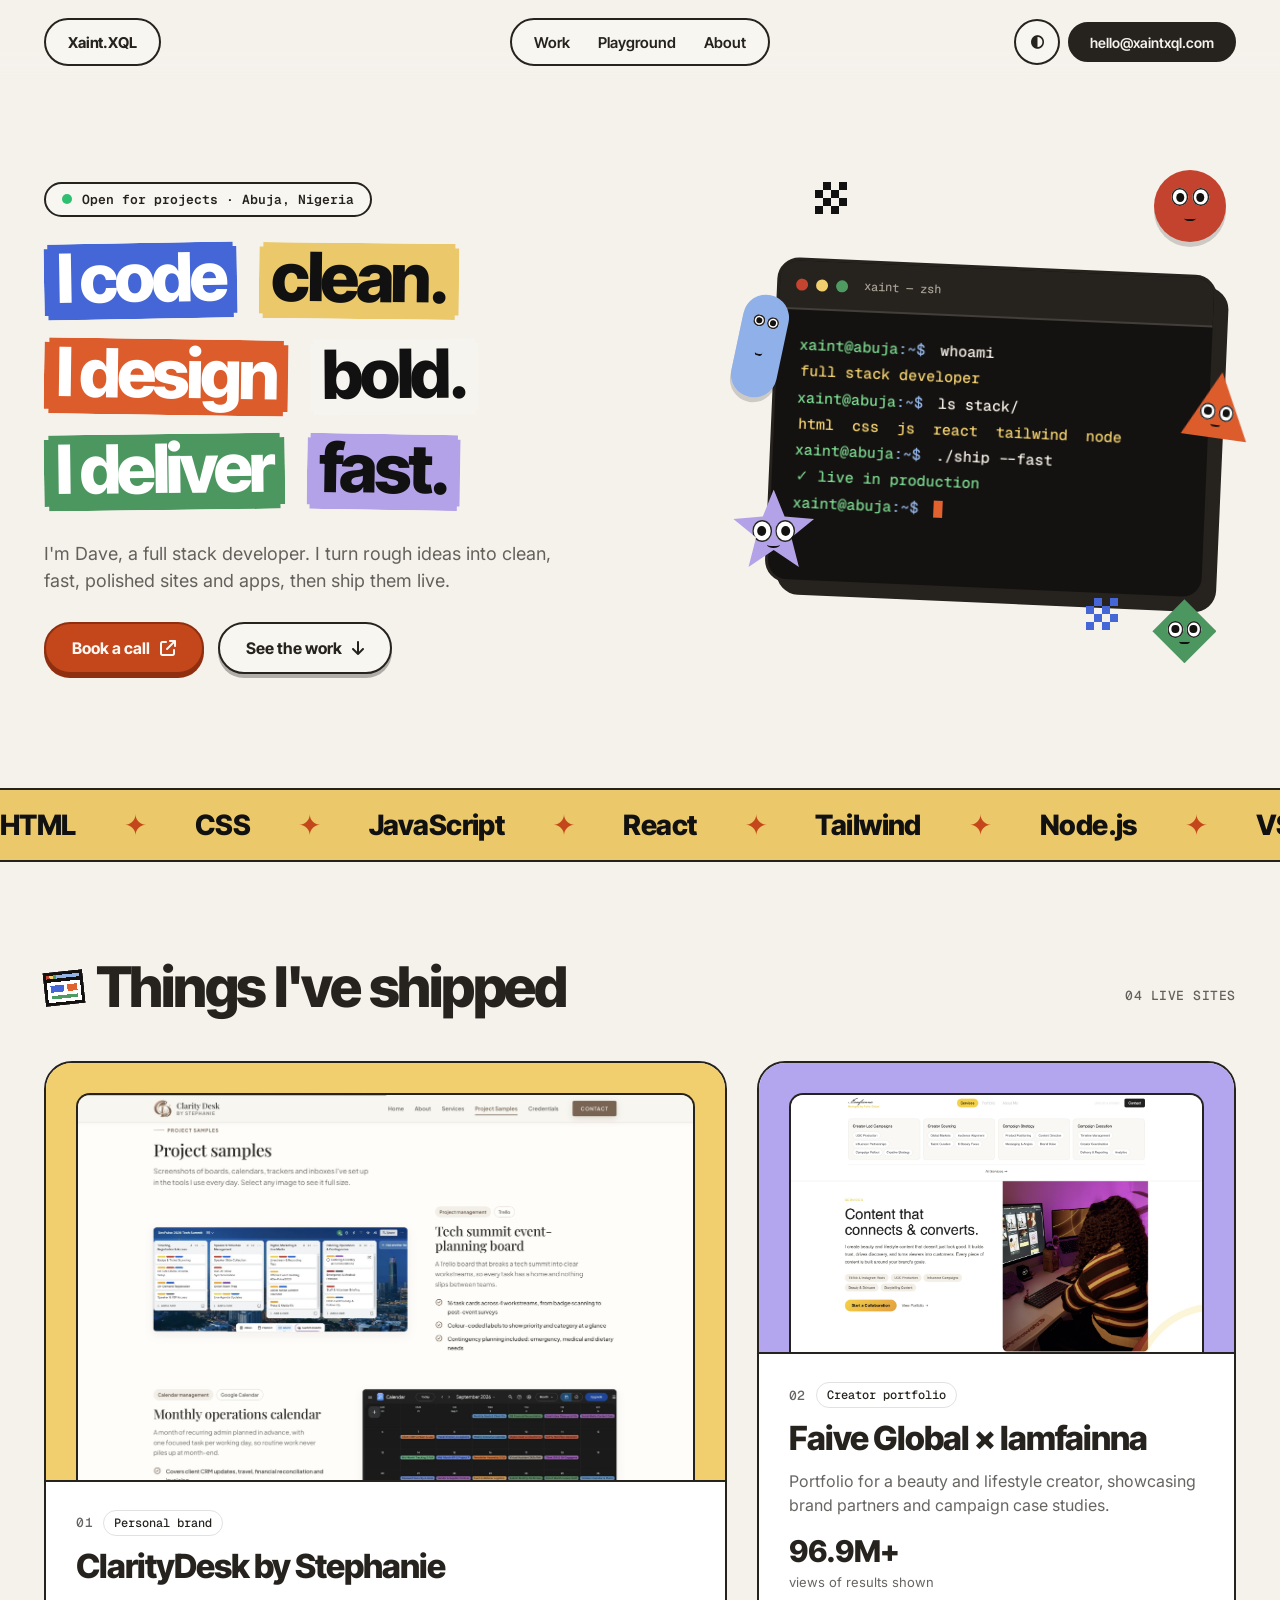
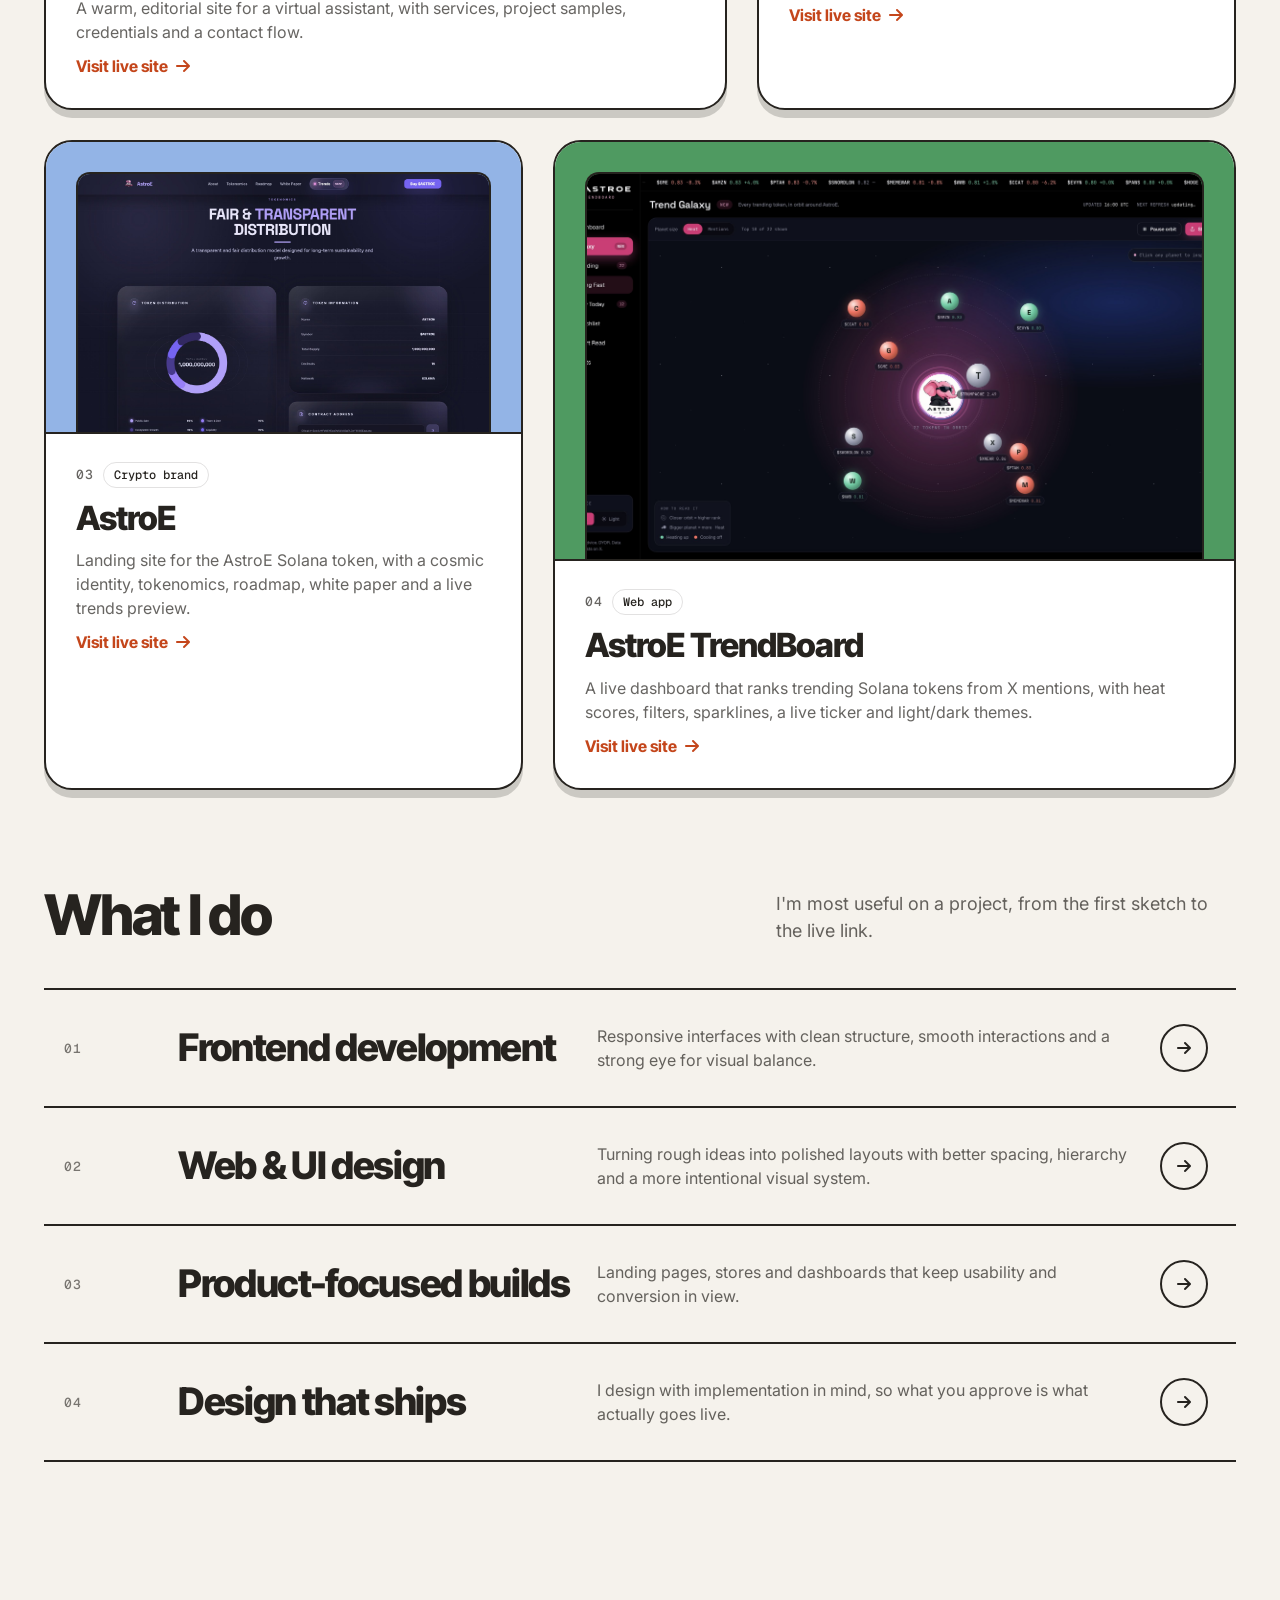
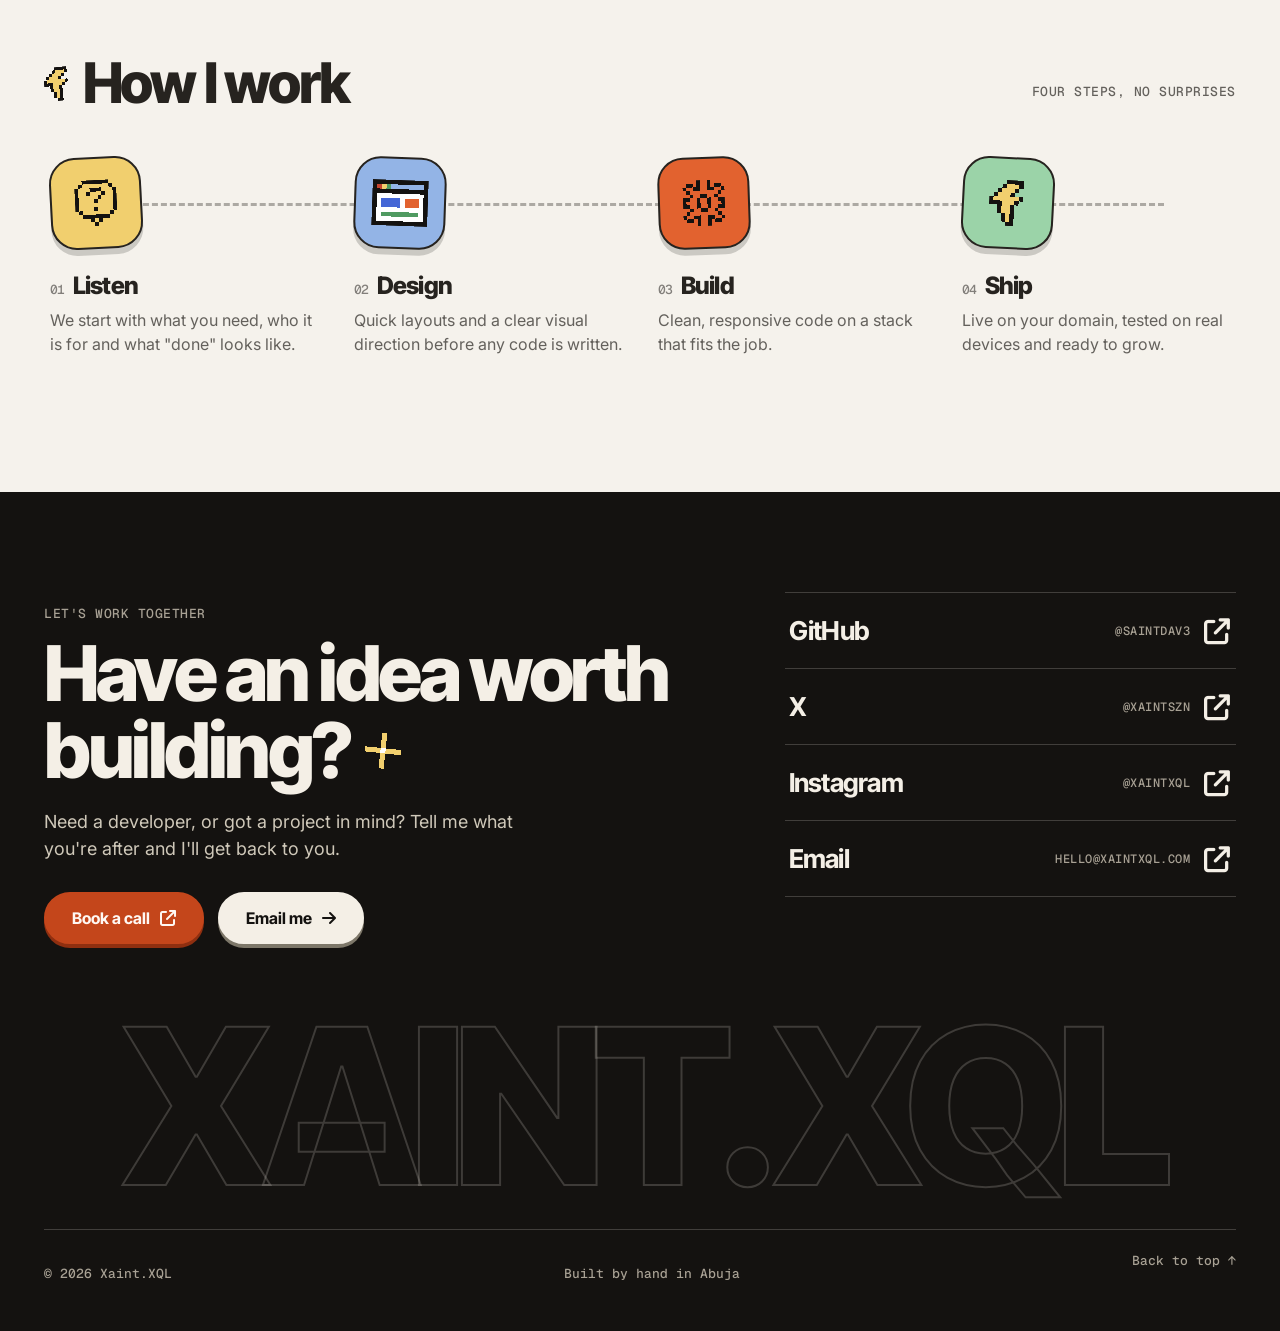
<file: index.html>
<!doctype html>
<html lang="en">
  <head>
    <meta charset="UTF-8" />
    <meta name="viewport" content="width=device-width, initial-scale=1.0" />
    <title>Xaint.XQL | Full Stack Developer</title>
    <meta
      name="description"
      content="Xaint.XQL builds clean, modern websites and web apps, from design to deployed product."
    />
    <link rel="icon" href="Assets/images/favicon.ico" sizes="any" />
    <link rel="icon" type="image/svg+xml" href="Assets/images/favicon.svg" />
    <link
      rel="icon"
      type="image/png"
      sizes="32x32"
      href="Assets/images/favicon-32.png"
    />
    <link
      rel="icon"
      type="image/png"
      sizes="16x16"
      href="Assets/images/favicon-16.png"
    />
    <link
      rel="apple-touch-icon"
      sizes="180x180"
      href="Assets/images/apple-touch-icon.png"
    />
    <meta name="theme-color" content="#141210" />
    <link rel="preconnect" href="https://fonts.googleapis.com" />
    <link rel="preconnect" href="https://fonts.gstatic.com" crossorigin />
    <link
      href="https://fonts.googleapis.com/css2?family=Geist+Mono:wght@400;500;600&family=Inter+Tight:wght@600;700;800&family=Inter:wght@400;500;600&display=swap"
      rel="stylesheet"
    />
    <link rel="stylesheet" href="Assets/vendor/Font awesome/css/all.css" />
    <link rel="stylesheet" href="Assets/css/style.css?v=20261029e" />
    <link rel="stylesheet" href="Assets/css/layout.css?v=20261029e" />
    <script>
      try {
        var t = localStorage.getItem("theme");
        if (t) document.documentElement.dataset.theme = t;
      } catch (e) {}
    </script>
  </head>
  <body>
    <header class="site-nav" id="top">
      <div class="wrap">
        <a href="index.html" class="pill brand">Xaint.XQL</a>
        <nav class="pill nav-links" aria-label="Primary">
          <a href="index.html#work">Work</a>
          <a href="playground.html">Playground</a>
          <a href="about.html">About</a>
        </nav>
        <div class="nav-right">
          <button
            class="pill icon-pill"
            id="theme-toggle"
            aria-label="Toggle theme"
          >
            <i class="fa-solid fa-circle-half-stroke"></i>
          </button>
          <a href="mailto:hello@xaintxql.com" class="pill email-pill"
            >hello@xaintxql.com</a
          >
        </div>
      </div>
    </header>

    <main>
      <section class="hero hero2">
        <div class="wrap hero2-grid">
          <div>
            <p class="status">
              <span class="dot"></span>Open for projects · Abuja, Nigeria
            </p>
            <h1
              class="headline"
              aria-label="I code clean. I design bold. I deliver fast."
            >
              <span class="row"
                ><span class="word w-blue">I code</span
                ><span class="word w-yellow">clean.</span></span
              >
              <span class="row"
                ><span class="word w-orange">I design</span
                ><span class="word w-paper">bold.</span></span
              >
              <span class="row"
                ><span class="word w-green">I deliver</span
                ><span class="word w-purple">fast.</span></span
              >
            </h1>
            <p class="hero-copy">
              I'm Dave, a full stack developer. I turn rough ideas into clean,
              fast, polished sites and apps, then ship them live.
            </p>
            <div class="hero-actions">
              <a
                href="mailto:hello@xaintxql.com?subject=Book%20a%20call"
                class="btn btn-primary"
                >Book a call
                <i class="fa-solid fa-arrow-up-right-from-square"></i
              ></a>
              <a href="#work" class="btn"
                >See the work <i class="fa-solid fa-arrow-down"></i
              ></a>
            </div>
          </div>
          <div class="hero2-art">
            <div
              class="term-card"
              role="img"
              aria-label="Terminal window: whoami returns full stack developer, ls stack lists html css js react tailwind node, ship --fast reports live in production"
            >
              <div class="term-bar">
                <span class="d r"></span><span class="d y"></span
                ><span class="d g"></span
                ><span class="term-title">xaint — zsh</span>
              </div>
              <div class="term-body" aria-hidden="true">
                <p class="t-line" style="--d: 0.5s">
                  <span class="ps">xaint@abuja</span
                  ><span class="sep">:~$</span> whoami
                </p>
                <p class="t-line out" style="--d: 1.1s">full stack developer</p>
                <p class="t-line" style="--d: 1.8s">
                  <span class="ps">xaint@abuja</span
                  ><span class="sep">:~$</span> ls stack/
                </p>
                <p class="t-line out" style="--d: 2.4s">
                  html&nbsp; css&nbsp; js&nbsp; react&nbsp; tailwind&nbsp; node
                </p>
                <p class="t-line" style="--d: 3.1s">
                  <span class="ps">xaint@abuja</span
                  ><span class="sep">:~$</span> ./ship --fast
                </p>
                <p class="t-line out ok" style="--d: 3.7s">
                  ✓ live in production
                </p>
                <p class="t-line" style="--d: 4.3s">
                  <span class="ps">xaint@abuja</span
                  ><span class="sep">:~$</span> <span class="caret"></span>
                </p>
              </div>
            </div>
            <div class="critter c1"><i></i></div>
            <div class="critter c2"><i></i></div>
            <div class="critter c3"><i></i></div>
            <div class="critter c4"><i></i></div>
            <div class="critter c5"><i></i></div>
            <span class="pix p1"></span><span class="pix p2"></span>
          </div>
        </div>
      </section>

      <div class="marquee" id="stack" aria-label="Tools I use">
        <div class="marquee-track">
          <span>HTML</span><span>CSS</span><span>JavaScript</span
          ><span>React</span><span>Tailwind</span><span>Node.js</span
          ><span>VS Code</span><span>Cursor</span><span>Claude Code</span
          ><span>Codex</span><span>Figma</span><span>Git</span
          ><span>GitHub</span><span>HTML</span><span>CSS</span
          ><span>JavaScript</span><span>React</span><span>Tailwind</span
          ><span>Node.js</span><span>VS Code</span><span>Cursor</span
          ><span>Claude Code</span><span>Codex</span><span>Figma</span
          ><span>Git</span><span>GitHub</span>
        </div>
      </div>

      <section class="section" id="work">
        <div class="wrap">
          <div class="sec-head">
            <h2>
              <img
                class="h-icon"
                src="Assets/images/pixel/window.svg"
                alt=""
                aria-hidden="true"
              />Things I've shipped
            </h2>
            <p class="mono">04 live sites</p>
          </div>
          <div class="bento">
            <article class="proj p1" style="--bgc: #f1cf6e">
              <a
                class="proj-shot"
                href="https://claritydesk-by-stephanie.site"
                target="_blank"
                rel="noopener"
                aria-label="Open ClarityDesk by Stephanie"
                ><img
                  src="Assets/images/work/claritydesk.jpg?v=2"
                  alt="ClarityDesk by Stephanie website"
                  loading="lazy"
              /></a>
              <div class="proj-body">
                <div class="proj-meta">
                  <span class="mono">01</span
                  ><span class="tag">Personal brand</span>
                </div>
                <h3>ClarityDesk by Stephanie</h3>
                <p>
                  A warm, editorial site for a virtual assistant, with services,
                  project samples, credentials and a contact flow.
                </p>
                <a
                  class="work-link"
                  href="https://claritydesk-by-stephanie.site"
                  target="_blank"
                  rel="noopener"
                  >Visit live site <i class="fa-solid fa-arrow-right"></i
                ></a>
              </div>
            </article>
            <article class="proj p2" style="--bgc: #b4a6ee">
              <a
                class="proj-shot"
                href="https://faiveglobal.ltd"
                target="_blank"
                rel="noopener"
                aria-label="Open Faive Global × Iamfainna"
                ><img
                  src="Assets/images/work/faive-global.jpg?v=2"
                  alt="Faive Global × Iamfainna website"
                  loading="lazy"
              /></a>
              <div class="proj-body">
                <div class="proj-meta">
                  <span class="mono">02</span
                  ><span class="tag">Creator portfolio</span>
                </div>
                <h3>Faive Global × Iamfainna</h3>
                <p>
                  Portfolio for a beauty and lifestyle creator, showcasing brand
                  partners and campaign case studies.
                </p>
                <div class="stats">
                  <div><b>96.9M+</b><span>views of results shown</span></div>
                </div>
                <a
                  class="work-link"
                  href="https://faiveglobal.ltd"
                  target="_blank"
                  rel="noopener"
                  >Visit live site <i class="fa-solid fa-arrow-right"></i
                ></a>
              </div>
            </article>
            <article class="proj p3" style="--bgc: #93b4e6">
              <a
                class="proj-shot"
                href="https://theastroe.com"
                target="_blank"
                rel="noopener"
                aria-label="Open AstroE"
                ><img
                  src="Assets/images/work/astroe.jpg?v=2"
                  alt="AstroE website"
                  loading="lazy"
              /></a>
              <div class="proj-body">
                <div class="proj-meta">
                  <span class="mono">03</span
                  ><span class="tag">Crypto brand</span>
                </div>
                <h3>AstroE</h3>
                <p>
                  Landing site for the AstroE Solana token, with a cosmic
                  identity, tokenomics, roadmap, white paper and a live trends
                  preview.
                </p>
                <a
                  class="work-link"
                  href="https://theastroe.com"
                  target="_blank"
                  rel="noopener"
                  >Visit live site <i class="fa-solid fa-arrow-right"></i
                ></a>
              </div>
            </article>
            <article class="proj p4" style="--bgc: #4f9a61">
              <a
                class="proj-shot"
                href="https://trends.theastroe.com"
                target="_blank"
                rel="noopener"
                aria-label="Open AstroE TrendBoard"
                ><img
                  src="Assets/images/work/astroe-trends.jpg?v=2"
                  alt="AstroE TrendBoard website"
                  loading="lazy"
              /></a>
              <div class="proj-body">
                <div class="proj-meta">
                  <span class="mono">04</span><span class="tag">Web app</span>
                </div>
                <h3>AstroE TrendBoard</h3>
                <p>
                  A live dashboard that ranks trending Solana tokens from X
                  mentions, with heat scores, filters, sparklines, a live ticker
                  and light/dark themes.
                </p>
                <a
                  class="work-link"
                  href="https://trends.theastroe.com"
                  target="_blank"
                  rel="noopener"
                  >Visit live site <i class="fa-solid fa-arrow-right"></i
                ></a>
              </div>
            </article>
          </div>
        </div>
      </section>

      <section class="section" style="padding-top: 0">
        <div class="wrap">
          <div class="sec-head">
            <h2>What I do</h2>
            <p class="lede">
               I'm most useful on a project, from the first sketch to the
              live link.
            </p>
          </div>
          <ol class="do-list">
            <li class="do-row" style="--c: #93b4e6">
              <span class="num mono">01</span>
              <h3>Frontend development</h3>
              <p>
                Responsive interfaces with clean structure, smooth interactions
                and a strong eye for visual balance.
              </p>
              <span class="go"><i class="fa-solid fa-arrow-right"></i></span>
            </li>
            <li class="do-row" style="--c: #f1cf6e">
              <span class="num mono">02</span>
              <h3>Web & UI design</h3>
              <p>
                Turning rough ideas into polished layouts with better spacing,
                hierarchy and a more intentional visual system.
              </p>
              <span class="go"><i class="fa-solid fa-arrow-right"></i></span>
            </li>
            <li class="do-row" style="--c: #b4a6ee">
              <span class="num mono">03</span>
              <h3>Product-focused builds</h3>
              <p>
                Landing pages, stores and dashboards that keep usability and
                conversion in view.
              </p>
              <span class="go"><i class="fa-solid fa-arrow-right"></i></span>
            </li>
            <li class="do-row" style="--c: #9bd3a8">
              <span class="num mono">04</span>
              <h3>Design that ships</h3>
              <p>
                I design with implementation in mind, so what you approve is
                what actually goes live.
              </p>
              <span class="go"><i class="fa-solid fa-arrow-right"></i></span>
            </li>
          </ol>
        </div>
      </section>

      <section class="section">
        <div class="wrap">
          <div class="sec-head">
            <h2>
              <img
                class="h-icon"
                src="Assets/images/pixel/bolt.svg"
                alt=""
                aria-hidden="true"
              />How I work
            </h2>
            <p class="mono">Four steps, no surprises</p>
          </div>
          <ol class="steps">
            <li>
              <div class="step-icon" style="--c: #f1cf6e; --r: -3deg">
                <img src="Assets/images/pixel/ask.svg" alt="" />
              </div>
              <h3><span>01</span>Listen</h3>
              <p>
                We start with what you need, who it is for and what "done" looks
                like.
              </p>
            </li>
            <li>
              <div class="step-icon" style="--c: #93b4e6; --r: 2deg">
                <img src="Assets/images/pixel/window.svg" alt="" />
              </div>
              <h3><span>02</span>Design</h3>
              <p>
                Quick layouts and a clear visual direction before any code is
                written.
              </p>
            </li>
            <li>
              <div class="step-icon" style="--c: #e2622f; --r: -2deg">
                <img src="Assets/images/pixel/gear.svg" alt="" />
              </div>
              <h3><span>03</span>Build</h3>
              <p>Clean, responsive code on a stack that fits the job.</p>
            </li>
            <li>
              <div class="step-icon" style="--c: #9bd3a8; --r: 3deg">
                <img src="Assets/images/pixel/bolt.svg" alt="" />
              </div>
              <h3><span>04</span>Ship</h3>
              <p>
                Live on your domain, tested on real devices and ready to grow.
              </p>
            </li>
          </ol>
        </div>
      </section>

      <!-- Testimonials: hidden until you add real quotes.
           1) Fill in the quote, name and role below.  2) Delete the "hidden" attribute on the section.
           Copy a whole <figure class="quote">...</figure> to add more. -->
      <section class="section" id="testimonials" hidden style="padding-top: 0">
        <div class="wrap">
          <div class="sec-head">
            <h2>
              <img
                class="h-icon"
                src="Assets/images/pixel/ask.svg"
                alt=""
                aria-hidden="true"
              />Kind words
            </h2>
            <p class="mono">What clients say</p>
          </div>
          <div class="quotes">
            <figure class="quote" style="--c: var(--yellow)">
              <blockquote>YOUR CLIENT'S QUOTE HERE.</blockquote>
              <figcaption>
                <b>Client name</b><span>Role, Company</span>
              </figcaption>
            </figure>
          </div>
        </div>
      </section>
    </main>

    <footer class="contact" id="contact">
      <div class="wrap">
        <div class="contact-grid">
          <div>
            <p class="mono">Let's work together</p>
            <h2>
              Have an idea worth building?<img
                class="h-icon after"
                src="Assets/images/pixel/twinkle.svg"
                alt=""
                aria-hidden="true"
              />
            </h2>
            <p class="lead">
              Need a developer, or got a project in mind? Tell me what you're
              after and I'll get back to you.
            </p>
            <div class="hero-actions">
              <a
                href="mailto:hello@xaintxql.com?subject=Book%20a%20call"
                class="btn btn-primary"
                >Book a call
                <i class="fa-solid fa-arrow-up-right-from-square"></i
              ></a>
              <a href="mailto:hello@xaintxql.com" class="btn"
                >Email me <i class="fa-solid fa-arrow-right"></i
              ></a>
            </div>
          </div>
          <ul class="contact-links">
            <li>
              <a
                href="https://github.com/Saintdav3"
                target="_blank"
                rel="noopener"
                ><span>GitHub</span><span class="mono">@Saintdav3</span
                ><i class="fa-solid fa-arrow-up-right-from-square"></i
              ></a>
            </li>
            <li>
              <a
                href="https://x.com/xaintszn?s=11"
                target="_blank"
                rel="noopener"
                ><span>X</span><span class="mono">@xaintszn</span
                ><i class="fa-solid fa-arrow-up-right-from-square"></i
              ></a>
            </li>
            <li>
              <a
                href="https://www.instagram.com/xaintxql/"
                target="_blank"
                rel="noopener"
                ><span>Instagram</span><span class="mono">@xaintxql</span
                ><i class="fa-solid fa-arrow-up-right-from-square"></i
              ></a>
            </li>
            <li>
              <a href="mailto:hello@xaintxql.com"
                ><span>Email</span><span class="mono">hello@xaintxql.com</span
                ><i class="fa-solid fa-arrow-up-right-from-square"></i
              ></a>
            </li>
          </ul>
        </div>
        <div class="wordmark" aria-hidden="true">XAINT.XQL</div>
        <div class="contact-bottom">
          <p class="copy">© 2026 Xaint.XQL</p>
          <p class="copy">Built by hand in Abuja</p>
          <a class="copy" href="#top">Back to top ↑</a>
        </div>
      </div>
    </footer>

    <script>
      document
        .getElementById("theme-toggle")
        .addEventListener("click", function () {
          var root = document.documentElement;
          var next = root.dataset.theme === "dark" ? "light" : "dark";
          root.dataset.theme = next;
          try {
            localStorage.setItem("theme", next);
          } catch (e) {}
        });
    </script>
    <script src="Assets/Js/site.js?v=20261029e"></script>
  </body>
</html>
</file>
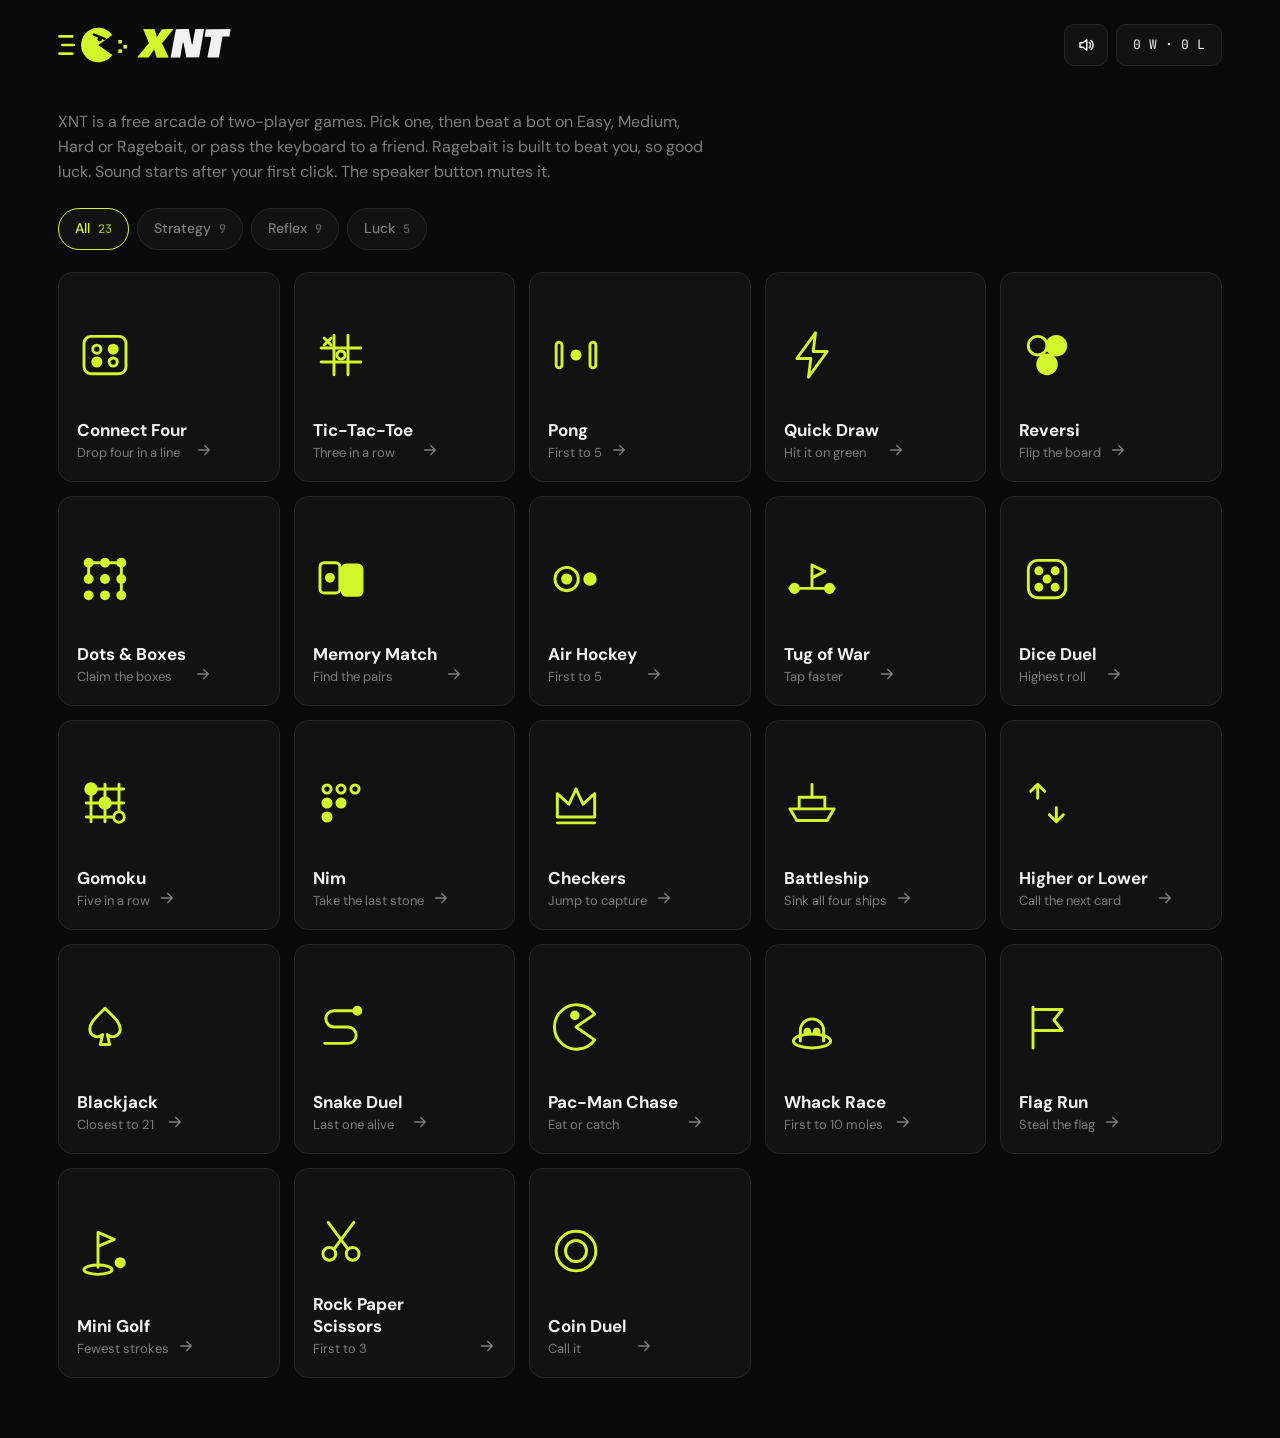
<file: playground/arcade/index.html>
<!doctype html>
<html lang="en">
  <head>
    <meta charset="utf-8" />
    <meta name="viewport" content="width=device-width, initial-scale=1" />
    <title>XNT: Two-Player Arcade</title>
    <meta name="description" content="Two-player arcade games. Play a bot or a friend." />
    <link rel="preconnect" href="https://fonts.googleapis.com" />
    <link rel="preconnect" href="https://fonts.gstatic.com" crossorigin />
    <link
      href="https://fonts.googleapis.com/css2?family=Bowlby+One&family=DM+Sans:wght@400;500;700&family=JetBrains+Mono:wght@500;700&display=swap"
      rel="stylesheet"
    />
    <link rel="icon" type="image/svg+xml" href="assets/images/favicon.svg" />
    <link rel="icon" type="image/png" sizes="32x32" href="assets/images/favicon-32.png" />
    <link rel="icon" type="image/png" sizes="192x192" href="assets/images/icon-192.png" />
    <link rel="apple-touch-icon" href="assets/images/apple-touch-icon.png" />
    <meta name="theme-color" content="#0a0a0a" />
    <link rel="stylesheet" href="css/tokens.css" />
    <link rel="stylesheet" href="css/base.css" />
    <link rel="stylesheet" href="css/animations.css" />
    <link rel="stylesheet" href="css/layout.css" />
    <link rel="stylesheet" href="css/components.css" />
    <link rel="stylesheet" href="css/stage.css?v=2" />
    <link rel="stylesheet" href="css/games.css" />
  </head>
  <body>
    <header class="nav">
      <a class="logo" href="#" aria-label="XNT home">
        <svg class="mascot" viewBox="0 0 100 64" aria-hidden="true">
          <path class="speed" d="M2 20h18M6 32h16M2 44h18"/>
          <path class="pac" d="M56 32 75.7 18.2A24 24 0 1 0 75.7 45.8Z"/>
          <circle class="eye" cx="58" cy="24" r="3"/>
          <path class="brow" d="M50 17.5 65 23.5"/>
          <rect class="px" x="84" y="25" width="5" height="5"/><rect class="px" x="91" y="32" width="5" height="5"/><rect class="px" x="84" y="38" width="5" height="5"/>
        </svg>
        <span class="logo-text"><i>X</i>NT</span>
      </a>
      <div class="nav-right">
        <button class="stats-btn icon-btn" id="muteBtn"></button>
        <button class="stats-btn" id="statsBtn"><span id="navStats">0 W · 0 L</span></button>
      </div>
    </header>

    <main class="wrap">
      <p class="intro">
        XNT is a free arcade of two-player games. Pick one, then beat a bot on
        Easy, Medium, Hard or Ragebait, or pass the keyboard to a friend.
        Ragebait is built to beat you, so good luck. Sound starts after your
        first click. The speaker button mutes it.
      </p>
      <div class="tabs" id="filters"></div>
      <div class="tiles" id="tiles"></div>
    </main>

    <!-- Setup modal -->
    <div class="modal" id="setup" hidden>
      <div class="sheet">
        <button class="x" data-close aria-label="Close"><svg class="ico" viewBox="0 0 24 24" fill="none" stroke="currentColor" stroke-width="2" stroke-linecap="round"><path d="M6 6l12 12M18 6 6 18"/></svg></button>
        <h3 id="setupTitle"></h3>
        <div class="seg" id="modeSeg">
          <button class="active" data-mode="bot">vs Bot</button>
          <button data-mode="friend">vs Friend</button>
        </div>
        <div class="seg" id="diffSeg">
          <button data-diff="easy">Easy</button>
          <button class="active" data-diff="medium">Medium</button>
          <button data-diff="hard">Hard</button>
          <button data-diff="ragebait">Ragebait</button>
        </div>
        <div class="names">
          <label>Player 1<input id="n1" maxlength="12" placeholder="You" /></label>
          <label id="n2wrap" hidden>Player 2<input id="n2" maxlength="12" placeholder="Friend" /></label>
        </div>
        <p class="controls" id="setupControls"></p>
        <button class="btn primary wide" id="startBtn">Start</button>
      </div>
    </div>

    <!-- Stage -->
    <div class="stage" id="stage" hidden>
      <div class="stage-top">
        <button class="btn ghost sm" id="backBtn">Back</button>
        <div class="scorebar">
          <div class="who p0"><span id="nm0">You</span></div>
          <div class="score"><b id="sc0">0</b><i>:</i><b id="sc1">0</b></div>
          <div class="who p1"><span id="nm1">Bot</span></div>
        </div>
        <div class="stage-title" id="stageTitle"></div>
      </div>
      <div class="status" id="status"></div>
      <div class="arena" id="arena"></div>
      <div class="result" id="result" hidden>
        <div class="result-card">
          <h2 id="rTitle"></h2>
          <div class="r-laugh" id="rLaugh"></div>
          <p class="muted" id="rSub"></p>
          <div class="row-btns">
            <button class="btn primary" id="rematch">Again</button>
            <button class="btn ghost" id="toLobby">Games</button>
          </div>
        </div>
      </div>
    </div>

    <div class="modal" id="statsModal" hidden>
      <div class="sheet">
        <button class="x" data-close aria-label="Close"><svg class="ico" viewBox="0 0 24 24" fill="none" stroke="currentColor" stroke-width="2" stroke-linecap="round"><path d="M6 6l12 12M18 6 6 18"/></svg></button>
        <h3>Record</h3>
        <div class="statgrid" id="statGrid"></div>
        <button class="btn ghost wide" id="resetStats">Reset</button>
      </div>
    </div>

    <script src="js/utils.js"></script>
    <script src="js/icons.js"></script>
    <script src="js/stats.js"></script>
    <script src="js/audio.js"></script>
    <script src="js/games/tictactoe.js"></script>
    <script src="js/games/connect4.js"></script>
    <script src="js/games/rps.js"></script>
    <script src="js/games/coin.js"></script>
    <script src="js/games/quickdraw.js"></script>
    <script src="js/games/pong.js"></script>
    <script src="js/games/reversi.js"></script>
    <script src="js/games/dots.js"></script>
    <script src="js/games/memory.js"></script>
    <script src="js/games/hockey.js"></script>
    <script src="js/games/tug.js"></script>
    <script src="js/games/dice.js"></script>
    <script src="js/maze.js"></script>
    <script src="js/games/gomoku.js"></script>
    <script src="js/games/nim.js"></script>
    <script src="js/games/hilo.js"></script>
    <script src="js/games/blackjack.js"></script>
    <script src="js/games/checkers.js"></script>
    <script src="js/games/battleship.js"></script>
    <script src="js/games/snake.js"></script>
    <script src="js/games/pacman.js"></script>
    <script src="js/games/whack.js"></script>
    <script src="js/games/ctf.js"></script>
    <script src="js/games/golf.js"></script>
    <script src="js/data.js"></script>
    <script src="js/lobby.js"></script>
    <script src="js/setup.js"></script>
    <script src="js/stage.js?v=2"></script>
    <script src="js/main.js"></script>
  </body>
</html>
</file>
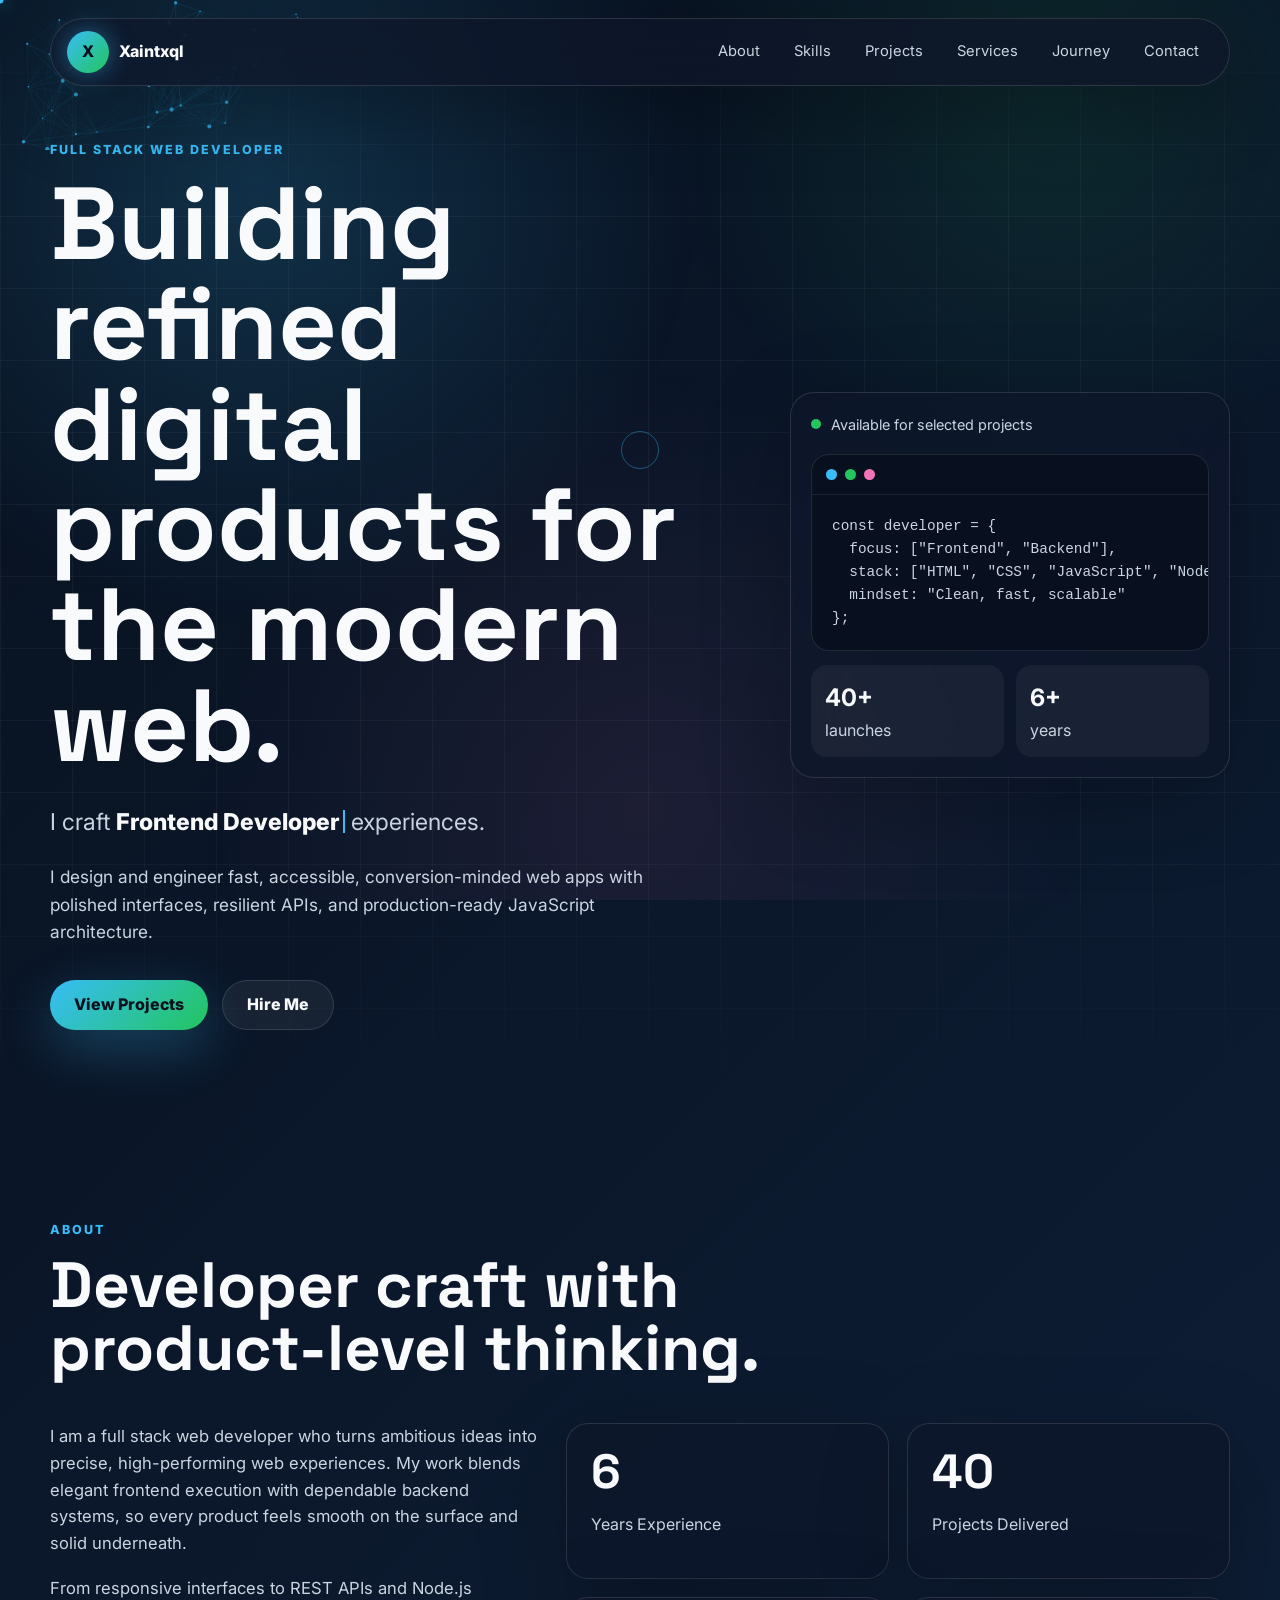
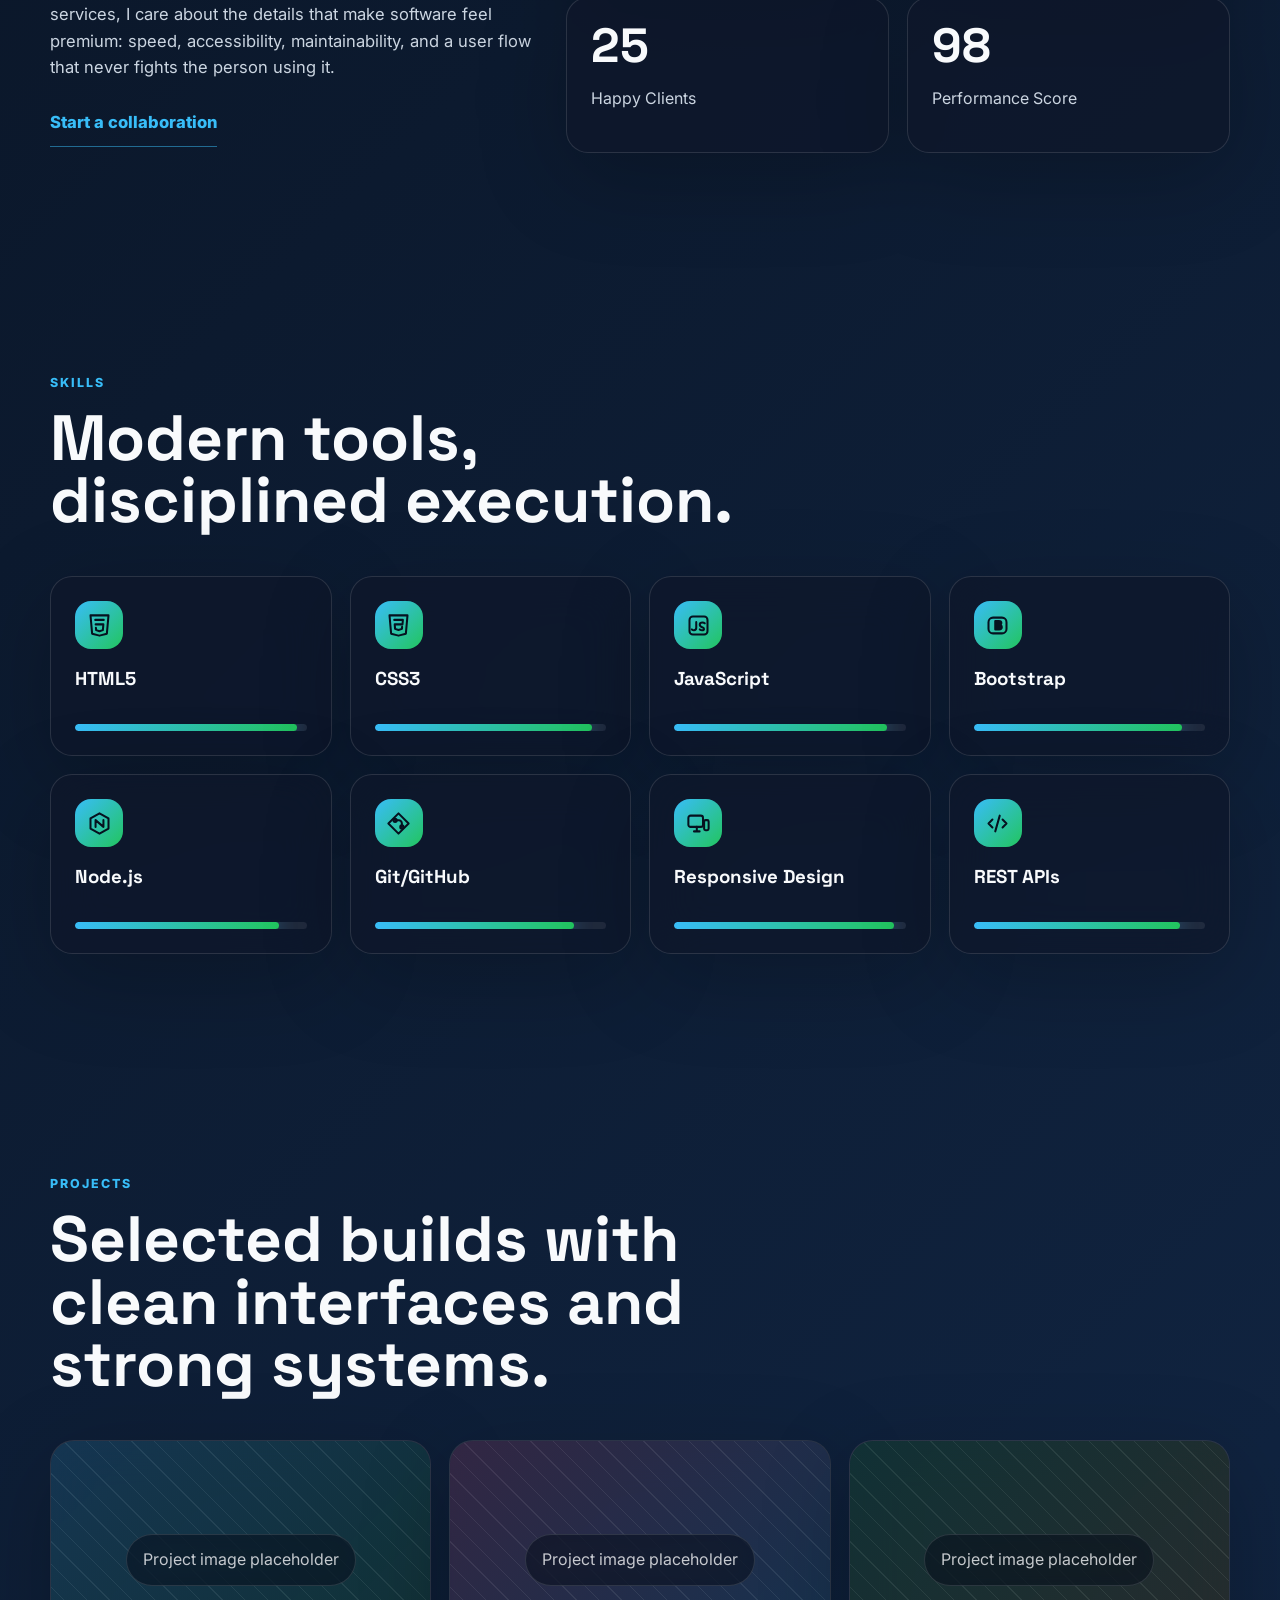
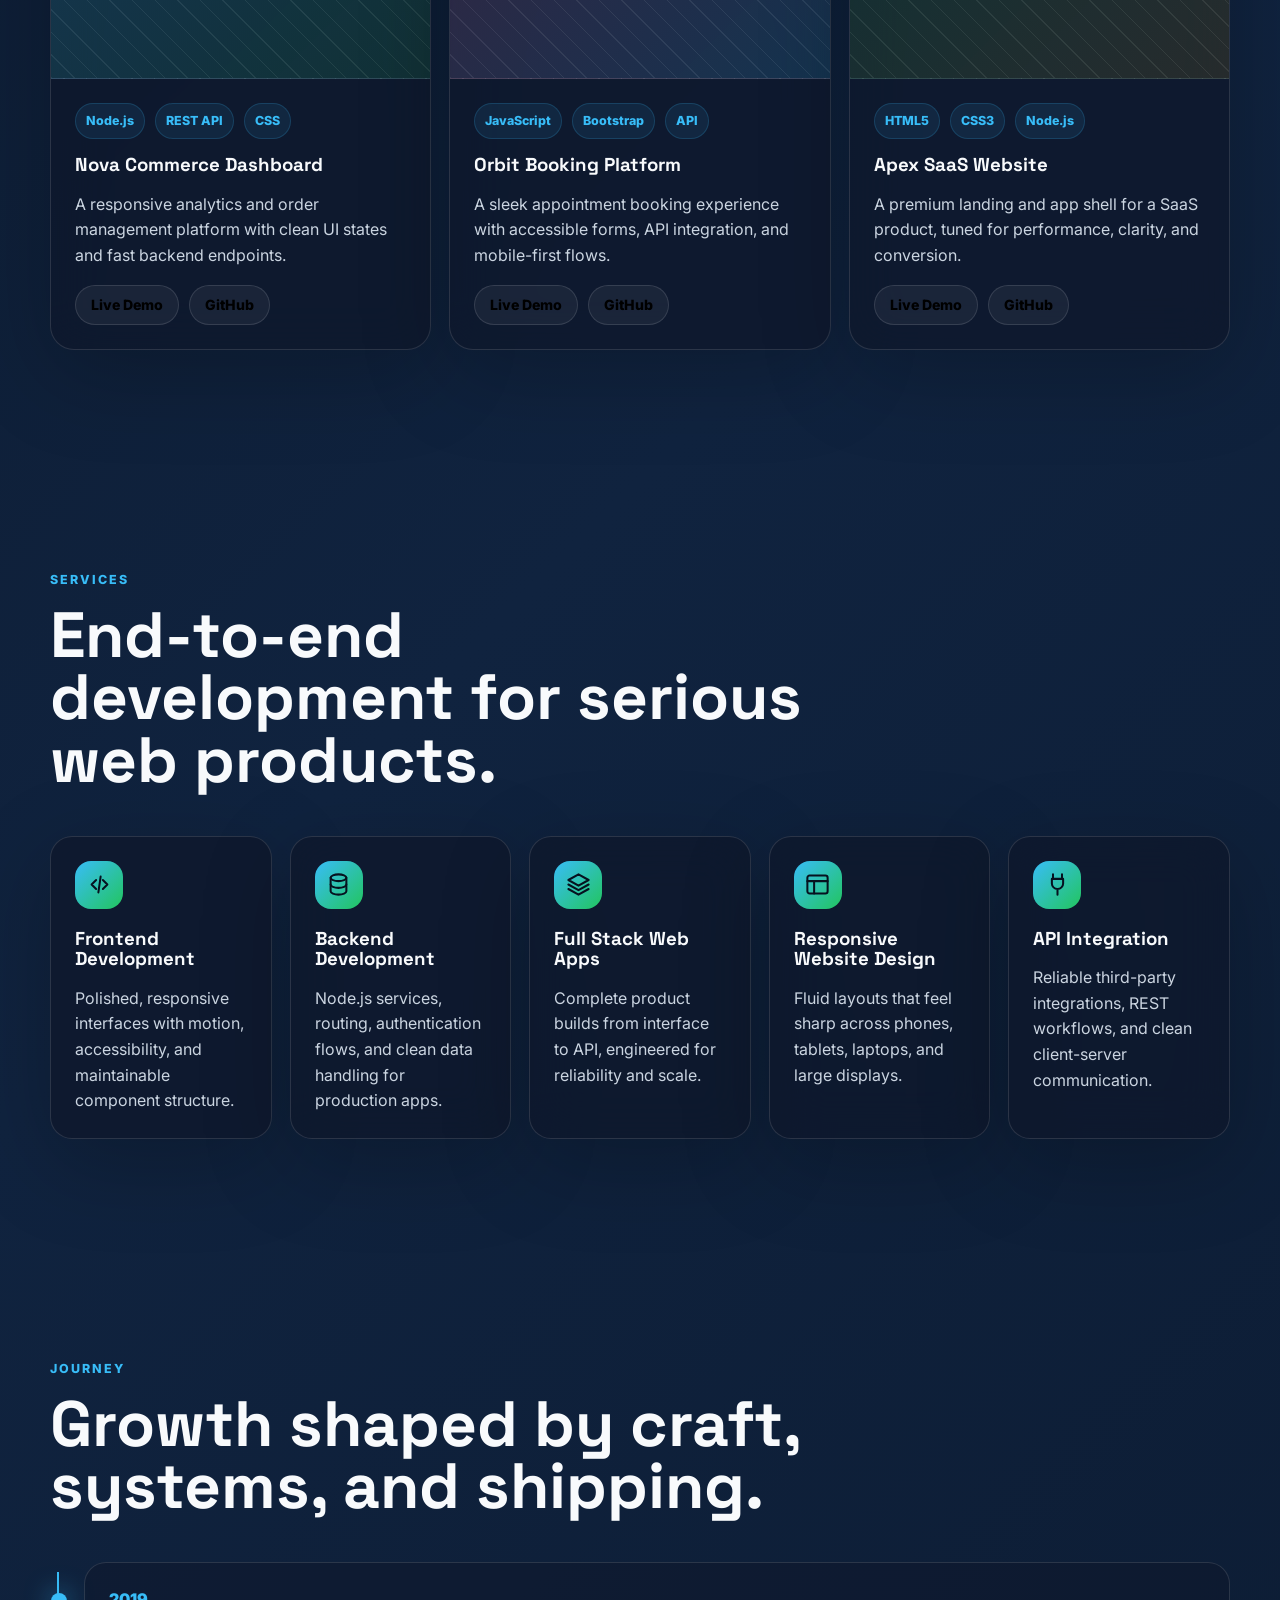
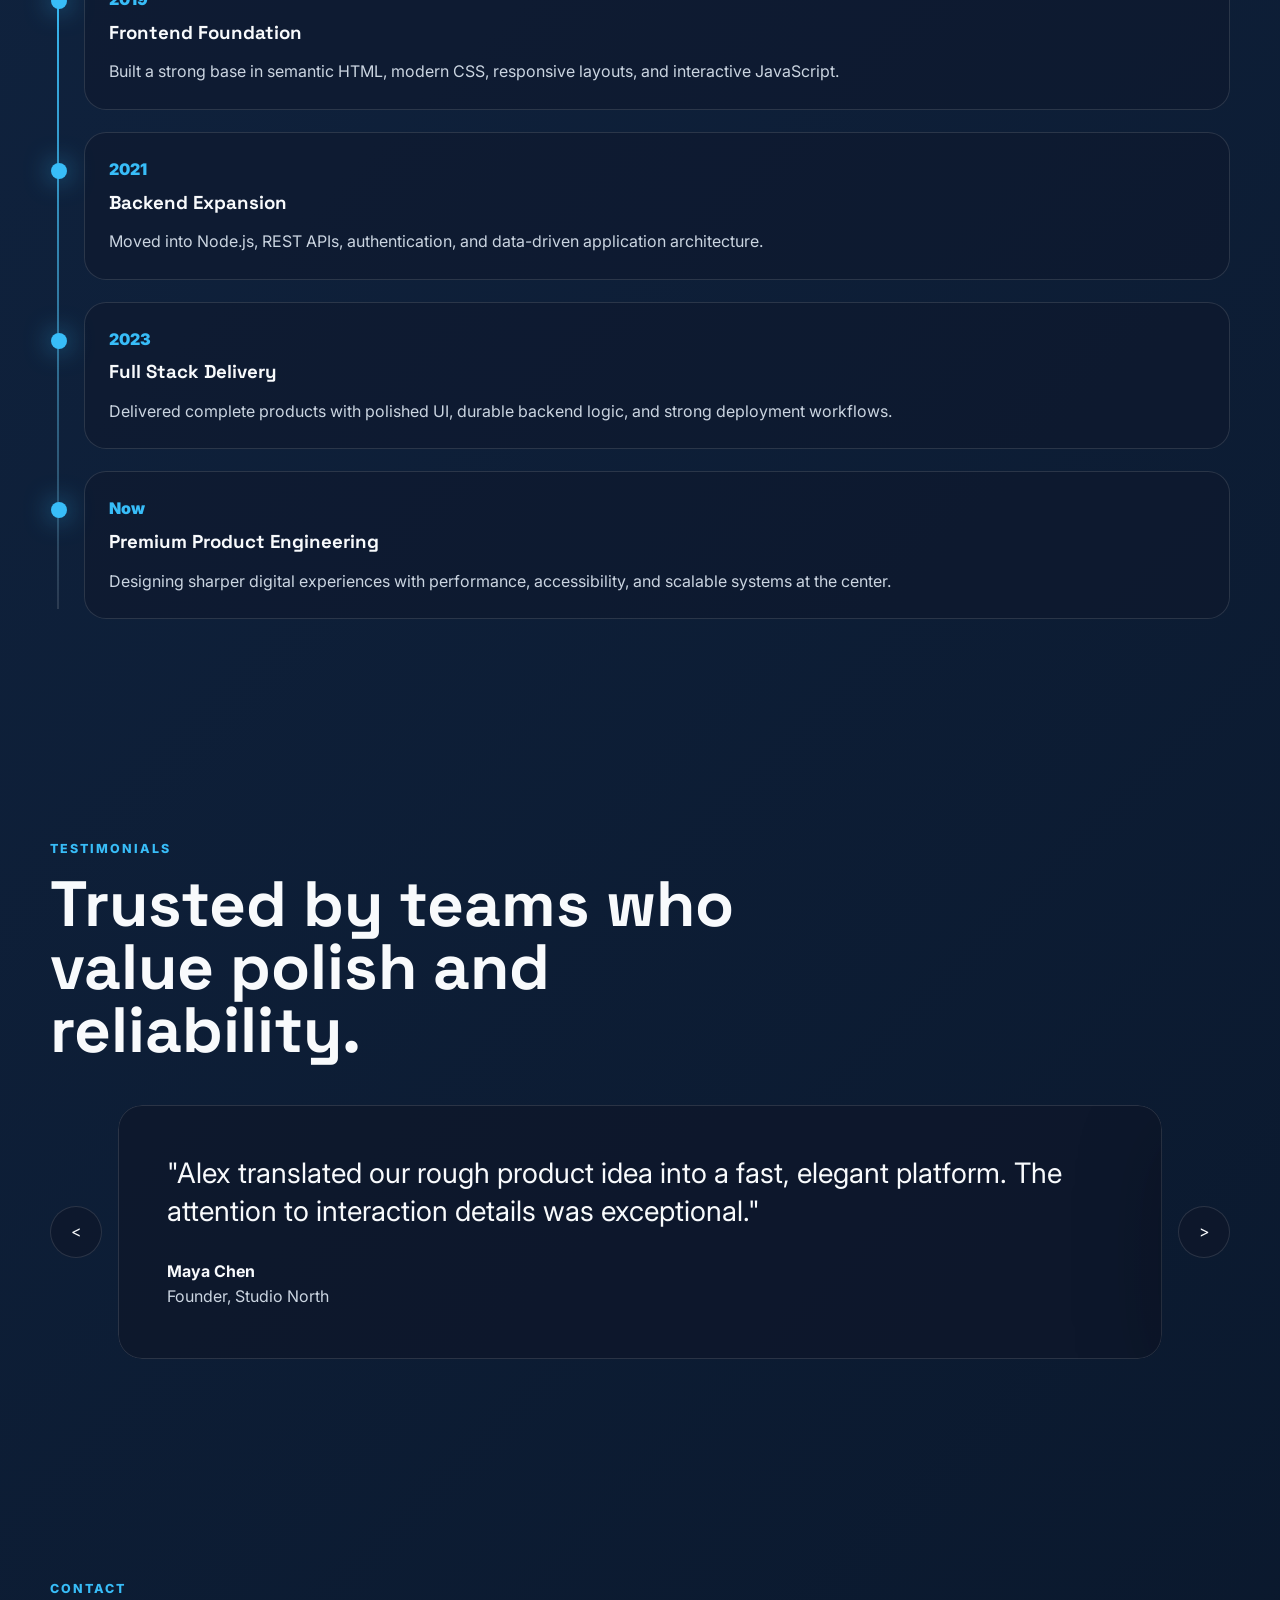
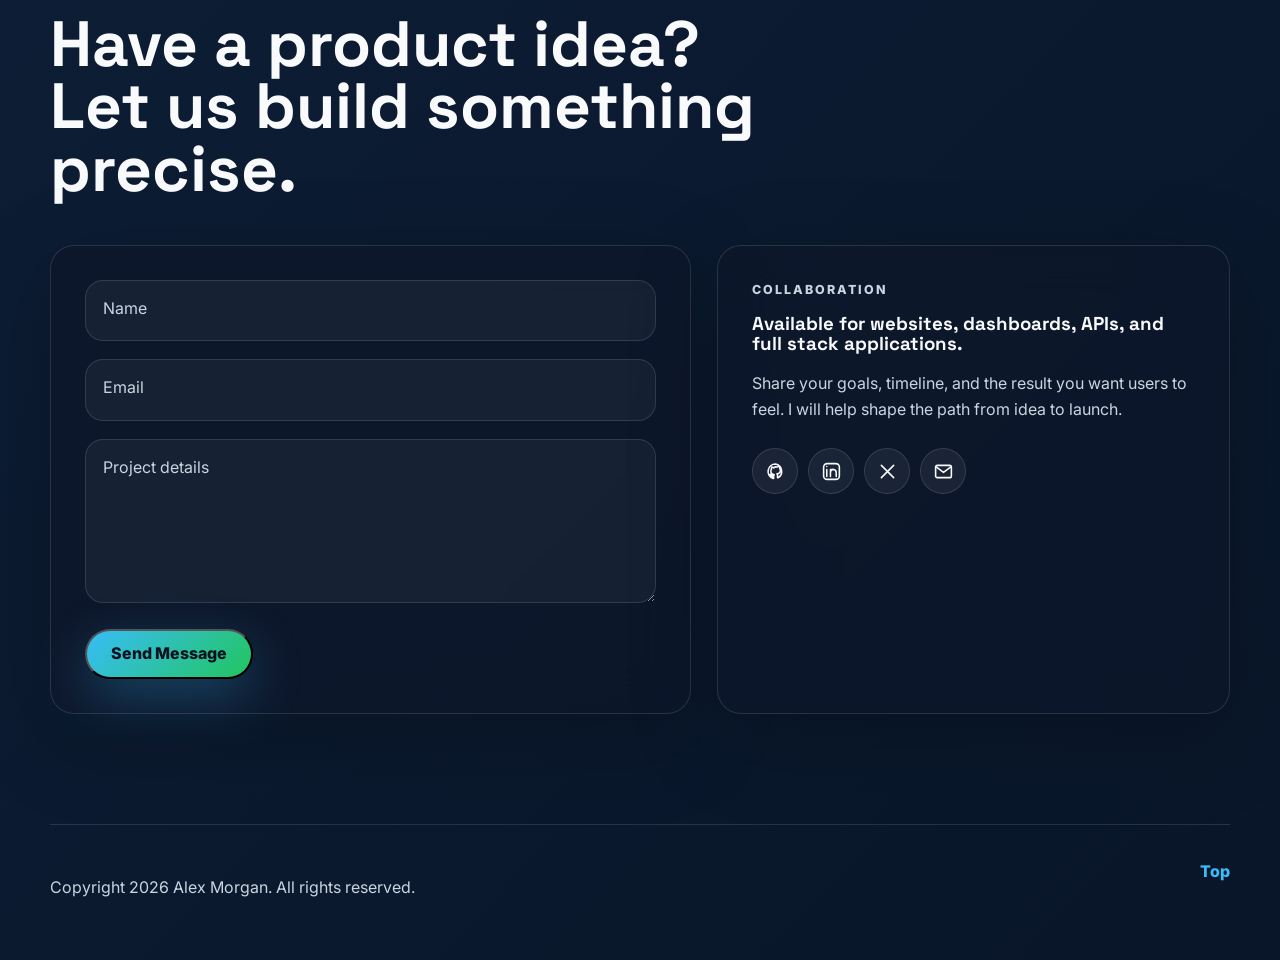
<file: playground/xaintxql/index.html>
<!DOCTYPE html>
<html lang="en">
<head>
  <meta charset="UTF-8">
  <meta name="viewport" content="width=device-width, initial-scale=1.0">
  <meta name="description" content="Premium portfolio website for a Full Stack Web Developer specializing in frontend, backend, JavaScript, Bootstrap, and Node.js.">
  <meta name="theme-color" content="#08111f">
  <title>Xaintxql | Full Stack Web Developer</title>
  <link rel="preconnect" href="https://fonts.googleapis.com">
  <link rel="preconnect" href="https://fonts.gstatic.com" crossorigin>
  <link href="https://fonts.googleapis.com/css2?family=Inter:wght@400;500;600;700;800;900&family=Space+Grotesk:wght@500;600;700&display=swap" rel="stylesheet">
  <link rel="stylesheet" href="styles.css">
</head>
<body>
  <svg class="icon-sprite" aria-hidden="true" focusable="false">
    <symbol id="icon-html" viewBox="0 0 24 24">
      <path d="M4 3h16l-1.45 16.3L12 21l-6.55-1.7L4 3Z"></path>
      <path d="M8.2 7h7.6M8.55 11h6.9l-.45 5.1-3 1-3-1-.2-2.1"></path>
    </symbol>
    <symbol id="icon-css" viewBox="0 0 24 24">
      <path d="M4 3h16l-1.45 16.3L12 21l-6.55-1.7L4 3Z"></path>
      <path d="M8.2 7h7.7l-.35 4H8.6l.35 4 3.05 1 3.05-1 .16-1.8"></path>
    </symbol>
    <symbol id="icon-js" viewBox="0 0 24 24">
      <rect x="4" y="4" width="16" height="16" rx="3"></rect>
      <path d="M10 9v5.1c0 1.35-.8 2.1-2.05 2.1-.72 0-1.35-.25-1.85-.72M13.15 15.5c.55.48 1.22.72 2.02.72 1.03 0 1.73-.45 1.73-1.22 0-.7-.42-1.02-1.67-1.42-1.32-.42-2.12-.9-2.12-2.15 0-1.2.98-2.02 2.38-2.02.82 0 1.55.22 2.08.65"></path>
    </symbol>
    <symbol id="icon-bootstrap" viewBox="0 0 24 24">
      <rect x="4" y="5" width="16" height="14" rx="4"></rect>
      <path d="M10 8h3.25c1.35 0 2.2.7 2.2 1.8 0 .82-.42 1.4-1.12 1.65.92.22 1.52.88 1.52 1.88 0 1.28-.98 2.12-2.48 2.12H10V8Zm0 3.1h2.85c.62 0 .98-.3.98-.82 0-.5-.36-.78-.98-.78H10v1.6Zm0 2.8h3.08c.7 0 1.08-.32 1.08-.9 0-.55-.38-.88-1.08-.88H10v1.78Z"></path>
    </symbol>
    <symbol id="icon-node" viewBox="0 0 24 24">
      <path d="M12 3 20 7.5v9L12 21l-8-4.5v-9L12 3Z"></path>
      <path d="M8.5 15V9l7 6V9"></path>
    </symbol>
    <symbol id="icon-git" viewBox="0 0 24 24">
      <path d="M12 3 21 12l-9 9-9-9 9-9Z"></path>
      <path d="M9 9.2h3.2a2.8 2.8 0 0 1 2.8 2.8v3"></path>
      <circle cx="9" cy="9.2" r="1.45"></circle>
      <circle cx="15" cy="15" r="1.45"></circle>
    </symbol>
    <symbol id="icon-responsive" viewBox="0 0 24 24">
      <rect x="3" y="5" width="13" height="10" rx="2"></rect>
      <rect x="17" y="9" width="4" height="9" rx="1.3"></rect>
      <path d="M8 19h5M10.5 15v4"></path>
    </symbol>
    <symbol id="icon-api" viewBox="0 0 24 24">
      <path d="M7.5 8.5 4 12l3.5 3.5M16.5 8.5 20 12l-3.5 3.5M14 5l-4 14"></path>
    </symbol>
    <symbol id="icon-code" viewBox="0 0 24 24">
      <path d="m9 8-4 4 4 4M15 8l4 4-4 4M13 5l-2 14"></path>
    </symbol>
    <symbol id="icon-database" viewBox="0 0 24 24">
      <ellipse cx="12" cy="6" rx="7" ry="3"></ellipse>
      <path d="M5 6v6c0 1.65 3.13 3 7 3s7-1.35 7-3V6"></path>
      <path d="M5 12v6c0 1.65 3.13 3 7 3s7-1.35 7-3v-6"></path>
    </symbol>
    <symbol id="icon-layers" viewBox="0 0 24 24">
      <path d="m12 3 9 5-9 5-9-5 9-5Z"></path>
      <path d="m3 12 9 5 9-5M3 16l9 5 9-5"></path>
    </symbol>
    <symbol id="icon-layout" viewBox="0 0 24 24">
      <rect x="3" y="4" width="18" height="16" rx="2"></rect>
      <path d="M3 9h18M9 9v11"></path>
    </symbol>
    <symbol id="icon-plug" viewBox="0 0 24 24">
      <path d="M8 7V3M16 7V3M7 7h10v4a5 5 0 0 1-10 0V7ZM12 16v5"></path>
    </symbol>
    <symbol id="icon-github" viewBox="0 0 24 24">
      <path d="M12 3.5a8.5 8.5 0 0 0-2.7 16.56c.43.08.58-.18.58-.4v-1.55c-2.38.52-2.88-1-2.88-1-.4-1.02-.98-1.3-.98-1.3-.8-.55.06-.54.06-.54.9.06 1.37.92 1.37.92.78 1.35 2.06.96 2.56.73.08-.58.3-.96.55-1.18-1.9-.22-3.9-.95-3.9-4.22 0-.93.33-1.7.9-2.3-.1-.22-.4-1.1.08-2.28 0 0 .75-.23 2.42.88A8.42 8.42 0 0 1 12 6.52c.75 0 1.5.1 2.2.3 1.67-1.11 2.42-.88 2.42-.88.48 1.18.18 2.06.08 2.28.57.6.9 1.37.9 2.3 0 3.28-2 4-3.9 4.22.32.27.6.8.6 1.62v2.4c0 .22.15.48.58.4A8.5 8.5 0 0 0 12 3.5Z"></path>
    </symbol>
    <symbol id="icon-linkedin" viewBox="0 0 24 24">
      <path d="M6.6 9.7v8.1M6.6 6.2v.1M10.8 17.8v-8h3.05c1.93 0 3.55 1.08 3.55 3.52v4.48M14.05 9.8c-1.52 0-3.25 1.05-3.25 3.42"></path>
      <rect x="3" y="3" width="18" height="18" rx="4"></rect>
    </symbol>
    <symbol id="icon-x" viewBox="0 0 24 24">
      <path d="M5 5l14 14M19 5 5 19"></path>
    </symbol>
    <symbol id="icon-mail" viewBox="0 0 24 24">
      <rect x="3" y="5" width="18" height="14" rx="2"></rect>
      <path d="m4 7 8 6 8-6"></path>
    </symbol>
  </svg>
  <div class="scroll-progress" aria-hidden="true"></div>
  <div class="cursor-dot" aria-hidden="true"></div>
  <div class="cursor-ring" aria-hidden="true"></div>

  <header class="site-header" id="top">
    <nav class="navbar" aria-label="Primary navigation">
      <a class="brand" href="#top" aria-label="Xaintxql home">
        <span class="brand-mark">X</span>
        <span>Xaintxql</span>
      </a>
      <button class="nav-toggle" type="button" aria-label="Open navigation" aria-expanded="false">
        <span></span>
        <span></span>
      </button>
      <div class="nav-links" id="navLinks">
        <a href="#about">About</a>
        <a href="#skills">Skills</a>
        <a href="#projects">Projects</a>
        <a href="#services">Services</a>
        <a href="#journey">Journey</a>
        <a href="#contact">Contact</a>
      </div>
    </nav>
  </header>

  <main>
    <section class="hero section" id="home" aria-label="Hero">
      <canvas class="particle-canvas" id="particleCanvas" aria-hidden="true"></canvas>
      <div class="hero-grid" aria-hidden="true"></div>
      <div class="hero-content">
        <p class="eyebrow reveal">Full Stack Web Developer</p>
        <h1 class="hero-title reveal">
          Building refined digital products for the modern web.
        </h1>
        <p class="hero-role reveal">
          I craft <span id="typedRole">Frontend Developer</span><span class="caret" aria-hidden="true"></span> experiences.
        </p>
        <p class="hero-copy reveal">
          I design and engineer fast, accessible, conversion-minded web apps with polished interfaces, resilient APIs, and production-ready JavaScript architecture.
        </p>
        <div class="hero-actions reveal">
          <a class="btn btn-primary magnetic" href="#projects">View Projects</a>
          <a class="btn btn-ghost magnetic" href="#contact">Hire Me</a>
        </div>
      </div>
      <aside class="hero-panel reveal" aria-label="Developer profile summary">
        <div class="status-row">
          <span class="pulse"></span>
          Available for selected projects
        </div>
        <div class="code-card">
          <div class="code-top">
            <span></span><span></span><span></span>
          </div>
          <pre><code>const developer = {
  focus: ["Frontend", "Backend"],
  stack: ["HTML", "CSS", "JavaScript", "Node.js"],
  mindset: "Clean, fast, scalable"
};</code></pre>
        </div>
        <div class="hero-metrics">
          <span><strong>40+</strong> launches</span>
          <span><strong>6+</strong> years</span>
        </div>
      </aside>
    </section>

    <section class="section about" id="about">
      <div class="section-heading reveal">
        <p class="eyebrow">About</p>
        <h2>Developer craft with product-level thinking.</h2>
      </div>
      <div class="about-layout">
        <div class="about-copy reveal">
          <p>
            I am a full stack web developer who turns ambitious ideas into precise, high-performing web experiences. My work blends elegant frontend execution with dependable backend systems, so every product feels smooth on the surface and solid underneath.
          </p>
          <p>
            From responsive interfaces to REST APIs and Node.js services, I care about the details that make software feel premium: speed, accessibility, maintainability, and a user flow that never fights the person using it.
          </p>
          <a class="text-link magnetic" href="#contact">Start a collaboration</a>
        </div>
        <div class="stats-grid reveal" aria-label="Professional statistics">
          <div class="stat-card">
            <span class="counter" data-target="6">0</span>
            <p>Years Experience</p>
          </div>
          <div class="stat-card">
            <span class="counter" data-target="40">0</span>
            <p>Projects Delivered</p>
          </div>
          <div class="stat-card">
            <span class="counter" data-target="25">0</span>
            <p>Happy Clients</p>
          </div>
          <div class="stat-card">
            <span class="counter" data-target="98">0</span>
            <p>Performance Score</p>
          </div>
        </div>
      </div>
    </section>

    <section class="section skills" id="skills">
      <div class="section-heading reveal">
        <p class="eyebrow">Skills</p>
        <h2>Modern tools, disciplined execution.</h2>
      </div>
      <div class="skills-grid">
        <article class="skill-card reveal" data-level="96">
          <span class="skill-icon"><svg><use href="#icon-html"></use></svg></span>
          <h3>HTML5</h3>
          <div class="progress"><span></span></div>
        </article>
        <article class="skill-card reveal" data-level="94">
          <span class="skill-icon"><svg><use href="#icon-css"></use></svg></span>
          <h3>CSS3</h3>
          <div class="progress"><span></span></div>
        </article>
        <article class="skill-card reveal" data-level="92">
          <span class="skill-icon"><svg><use href="#icon-js"></use></svg></span>
          <h3>JavaScript</h3>
          <div class="progress"><span></span></div>
        </article>
        <article class="skill-card reveal" data-level="90">
          <span class="skill-icon"><svg><use href="#icon-bootstrap"></use></svg></span>
          <h3>Bootstrap</h3>
          <div class="progress"><span></span></div>
        </article>
        <article class="skill-card reveal" data-level="88">
          <span class="skill-icon"><svg><use href="#icon-node"></use></svg></span>
          <h3>Node.js</h3>
          <div class="progress"><span></span></div>
        </article>
        <article class="skill-card reveal" data-level="86">
          <span class="skill-icon"><svg><use href="#icon-git"></use></svg></span>
          <h3>Git/GitHub</h3>
          <div class="progress"><span></span></div>
        </article>
        <article class="skill-card reveal" data-level="95">
          <span class="skill-icon"><svg><use href="#icon-responsive"></use></svg></span>
          <h3>Responsive Design</h3>
          <div class="progress"><span></span></div>
        </article>
        <article class="skill-card reveal" data-level="89">
          <span class="skill-icon"><svg><use href="#icon-api"></use></svg></span>
          <h3>REST APIs</h3>
          <div class="progress"><span></span></div>
        </article>
      </div>
    </section>

    <section class="section projects" id="projects">
      <div class="section-heading reveal">
        <p class="eyebrow">Projects</p>
        <h2>Selected builds with clean interfaces and strong systems.</h2>
      </div>
      <div class="projects-grid">
        <article class="project-card reveal tilt-card">
          <div class="project-media">
            <span>Project image placeholder</span>
          </div>
          <div class="project-body">
            <div class="stack"><span>Node.js</span><span>REST API</span><span>CSS</span></div>
            <h3>Nova Commerce Dashboard</h3>
            <p>A responsive analytics and order management platform with clean UI states and fast backend endpoints.</p>
            <div class="project-actions">
              <button class="mini-btn magnetic" type="button" aria-label="Live demo placeholder for Nova Commerce Dashboard">Live Demo</button>
              <button class="mini-btn magnetic" type="button" aria-label="GitHub repository placeholder for Nova Commerce Dashboard">GitHub</button>
            </div>
          </div>
        </article>
        <article class="project-card reveal tilt-card">
          <div class="project-media alt">
            <span>Project image placeholder</span>
          </div>
          <div class="project-body">
            <div class="stack"><span>JavaScript</span><span>Bootstrap</span><span>API</span></div>
            <h3>Orbit Booking Platform</h3>
            <p>A sleek appointment booking experience with accessible forms, API integration, and mobile-first flows.</p>
            <div class="project-actions">
              <button class="mini-btn magnetic" type="button" aria-label="Live demo placeholder for Orbit Booking Platform">Live Demo</button>
              <button class="mini-btn magnetic" type="button" aria-label="GitHub repository placeholder for Orbit Booking Platform">GitHub</button>
            </div>
          </div>
        </article>
        <article class="project-card reveal tilt-card">
          <div class="project-media third">
            <span>Project image placeholder</span>
          </div>
          <div class="project-body">
            <div class="stack"><span>HTML5</span><span>CSS3</span><span>Node.js</span></div>
            <h3>Apex SaaS Website</h3>
            <p>A premium landing and app shell for a SaaS product, tuned for performance, clarity, and conversion.</p>
            <div class="project-actions">
              <button class="mini-btn magnetic" type="button" aria-label="Live demo placeholder for Apex SaaS Website">Live Demo</button>
              <button class="mini-btn magnetic" type="button" aria-label="GitHub repository placeholder for Apex SaaS Website">GitHub</button>
            </div>
          </div>
        </article>
      </div>
    </section>

    <section class="section services" id="services">
      <div class="section-heading reveal">
        <p class="eyebrow">Services</p>
        <h2>End-to-end development for serious web products.</h2>
      </div>
      <div class="services-grid">
        <article class="service-card reveal">
          <span class="service-icon"><svg><use href="#icon-code"></use></svg></span>
          <h3>Frontend Development</h3>
          <p>Polished, responsive interfaces with motion, accessibility, and maintainable component structure.</p>
        </article>
        <article class="service-card reveal">
          <span class="service-icon"><svg><use href="#icon-database"></use></svg></span>
          <h3>Backend Development</h3>
          <p>Node.js services, routing, authentication flows, and clean data handling for production apps.</p>
        </article>
        <article class="service-card reveal">
          <span class="service-icon"><svg><use href="#icon-layers"></use></svg></span>
          <h3>Full Stack Web Apps</h3>
          <p>Complete product builds from interface to API, engineered for reliability and scale.</p>
        </article>
        <article class="service-card reveal">
          <span class="service-icon"><svg><use href="#icon-layout"></use></svg></span>
          <h3>Responsive Website Design</h3>
          <p>Fluid layouts that feel sharp across phones, tablets, laptops, and large displays.</p>
        </article>
        <article class="service-card reveal">
          <span class="service-icon"><svg><use href="#icon-plug"></use></svg></span>
          <h3>API Integration</h3>
          <p>Reliable third-party integrations, REST workflows, and clean client-server communication.</p>
        </article>
      </div>
    </section>

    <section class="section journey" id="journey">
      <div class="section-heading reveal">
        <p class="eyebrow">Journey</p>
        <h2>Growth shaped by craft, systems, and shipping.</h2>
      </div>
      <div class="timeline">
        <article class="timeline-item reveal">
          <span class="timeline-year">2019</span>
          <h3>Frontend Foundation</h3>
          <p>Built a strong base in semantic HTML, modern CSS, responsive layouts, and interactive JavaScript.</p>
        </article>
        <article class="timeline-item reveal">
          <span class="timeline-year">2021</span>
          <h3>Backend Expansion</h3>
          <p>Moved into Node.js, REST APIs, authentication, and data-driven application architecture.</p>
        </article>
        <article class="timeline-item reveal">
          <span class="timeline-year">2023</span>
          <h3>Full Stack Delivery</h3>
          <p>Delivered complete products with polished UI, durable backend logic, and strong deployment workflows.</p>
        </article>
        <article class="timeline-item reveal">
          <span class="timeline-year">Now</span>
          <h3>Premium Product Engineering</h3>
          <p>Designing sharper digital experiences with performance, accessibility, and scalable systems at the center.</p>
        </article>
      </div>
    </section>

    <section class="section testimonials" id="testimonials">
      <div class="section-heading reveal">
        <p class="eyebrow">Testimonials</p>
        <h2>Trusted by teams who value polish and reliability.</h2>
      </div>
      <div class="testimonial-shell reveal">
        <button class="slider-btn" type="button" id="prevTestimonial" aria-label="Previous testimonial">&lt;</button>
        <div class="testimonial-viewport">
          <div class="testimonial-track" id="testimonialTrack">
            <article class="testimonial-card">
              <p>"Alex translated our rough product idea into a fast, elegant platform. The attention to interaction details was exceptional."</p>
              <div>
                <strong>Maya Chen</strong>
                <span>Founder, Studio North</span>
              </div>
            </article>
            <article class="testimonial-card">
              <p>"The frontend felt premium, and the backend was clean enough for our team to extend without friction."</p>
              <div>
                <strong>Daniel Price</strong>
                <span>Product Lead, Clearpath</span>
              </div>
            </article>
            <article class="testimonial-card">
              <p>"Reliable, thoughtful, and fast. The final website looked better than the references we shared."</p>
              <div>
                <strong>Amara Lewis</strong>
                <span>Creative Director, Luma Labs</span>
              </div>
            </article>
          </div>
        </div>
        <button class="slider-btn" type="button" id="nextTestimonial" aria-label="Next testimonial">&gt;</button>
      </div>
    </section>

    <section class="section contact" id="contact">
      <div class="section-heading reveal">
        <p class="eyebrow">Contact</p>
        <h2>Have a product idea? Let us build something precise.</h2>
      </div>
      <div class="contact-layout">
        <form class="contact-form reveal" aria-label="Contact form">
          <label class="field">
            <input type="text" name="name" placeholder=" " required>
            <span>Name</span>
          </label>
          <label class="field">
            <input type="email" name="email" placeholder=" " required>
            <span>Email</span>
          </label>
          <label class="field">
            <textarea name="message" placeholder=" " rows="5" required></textarea>
            <span>Project details</span>
          </label>
          <button class="btn btn-primary magnetic" type="submit">Send Message</button>
        </form>
        <div class="contact-card reveal">
          <p class="eyebrow">Collaboration</p>
          <h3>Available for websites, dashboards, APIs, and full stack applications.</h3>
          <p>Share your goals, timeline, and the result you want users to feel. I will help shape the path from idea to launch.</p>
          <div class="socials" aria-label="Social links">
            <button class="magnetic" type="button" aria-label="GitHub placeholder"><svg><use href="#icon-github"></use></svg></button>
            <button class="magnetic" type="button" aria-label="LinkedIn placeholder"><svg><use href="#icon-linkedin"></use></svg></button>
            <button class="magnetic" type="button" aria-label="Twitter placeholder"><svg><use href="#icon-x"></use></svg></button>
            <a class="magnetic" href="mailto:hello@xaintxql.com" aria-label="Email"><svg><use href="#icon-mail"></use></svg></a>
          </div>
        </div>
      </div>
    </section>
  </main>

  <footer class="footer">
    <p>Copyright <span id="year"></span> Alex Morgan. All rights reserved.</p>
    <a class="back-top magnetic" href="#top" aria-label="Back to top">Top</a>
  </footer>

  <script src="script.js"></script>
</body>
</html>
</file>
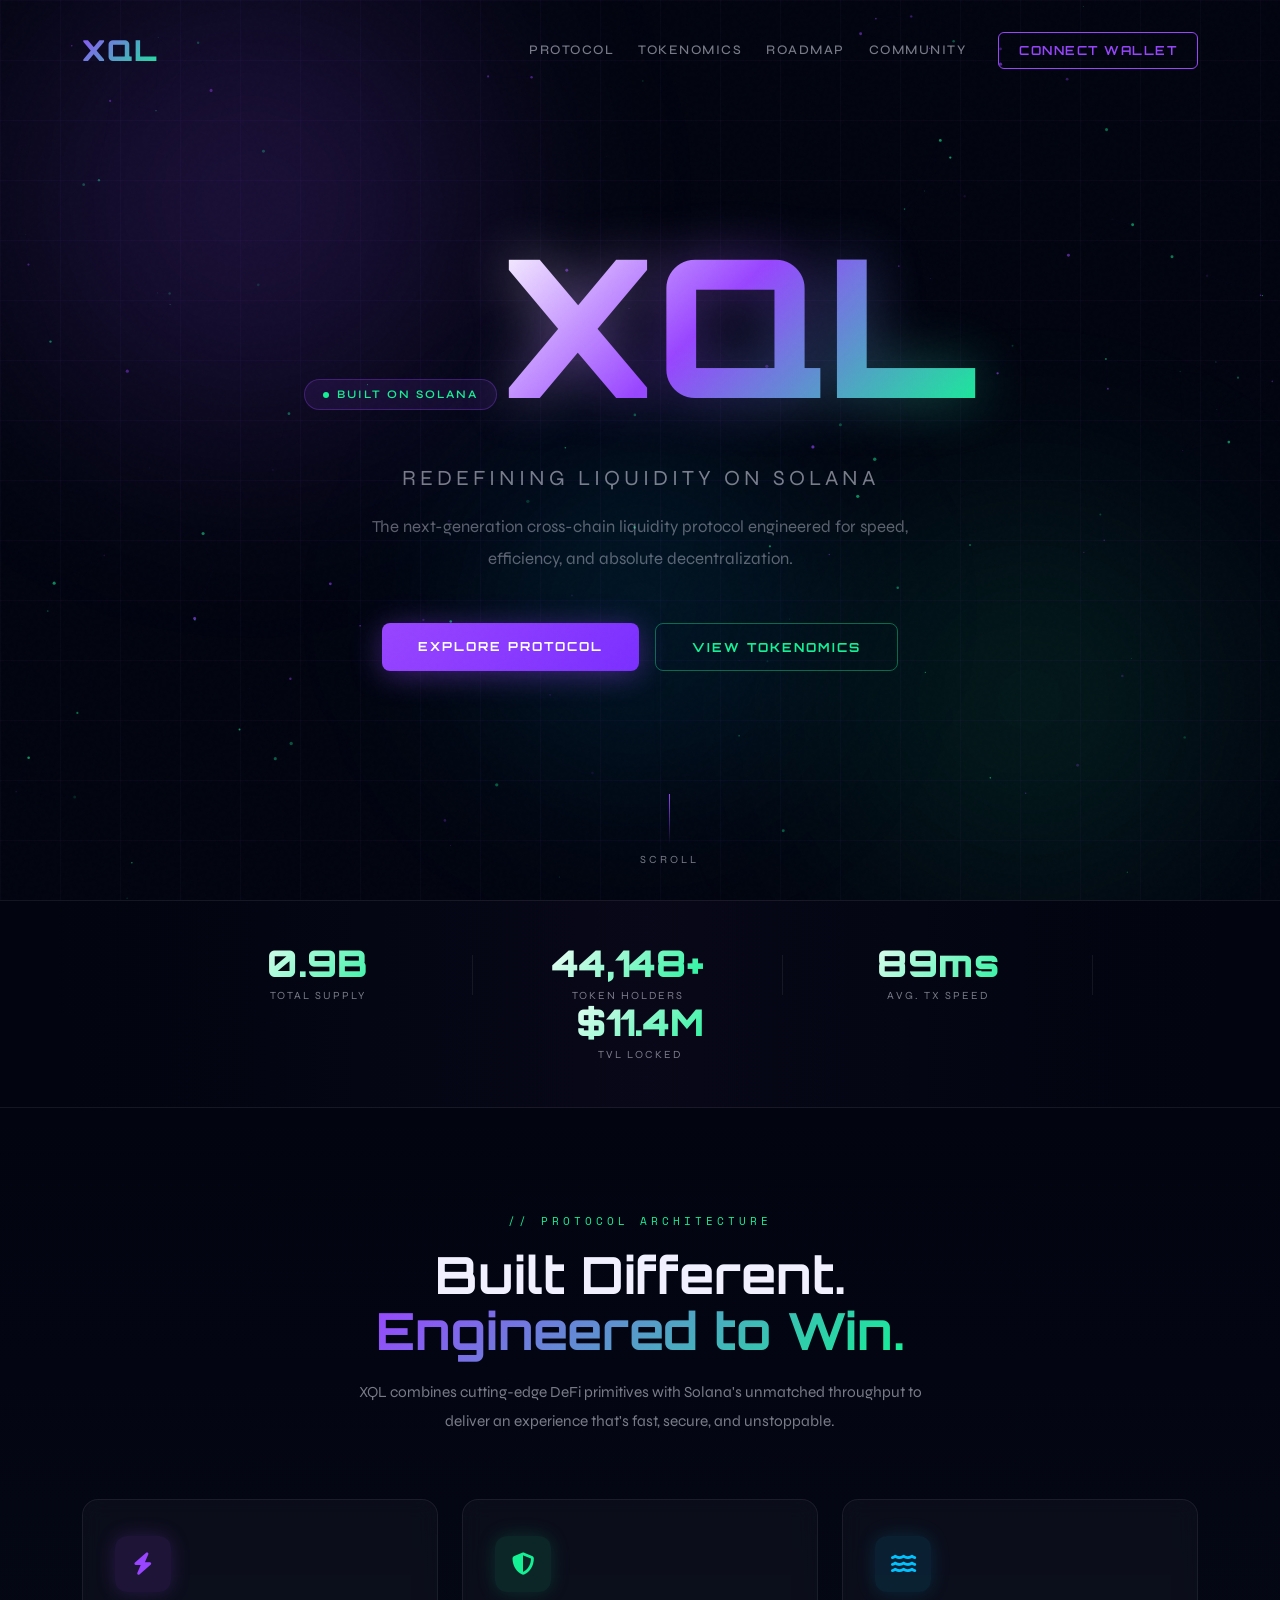
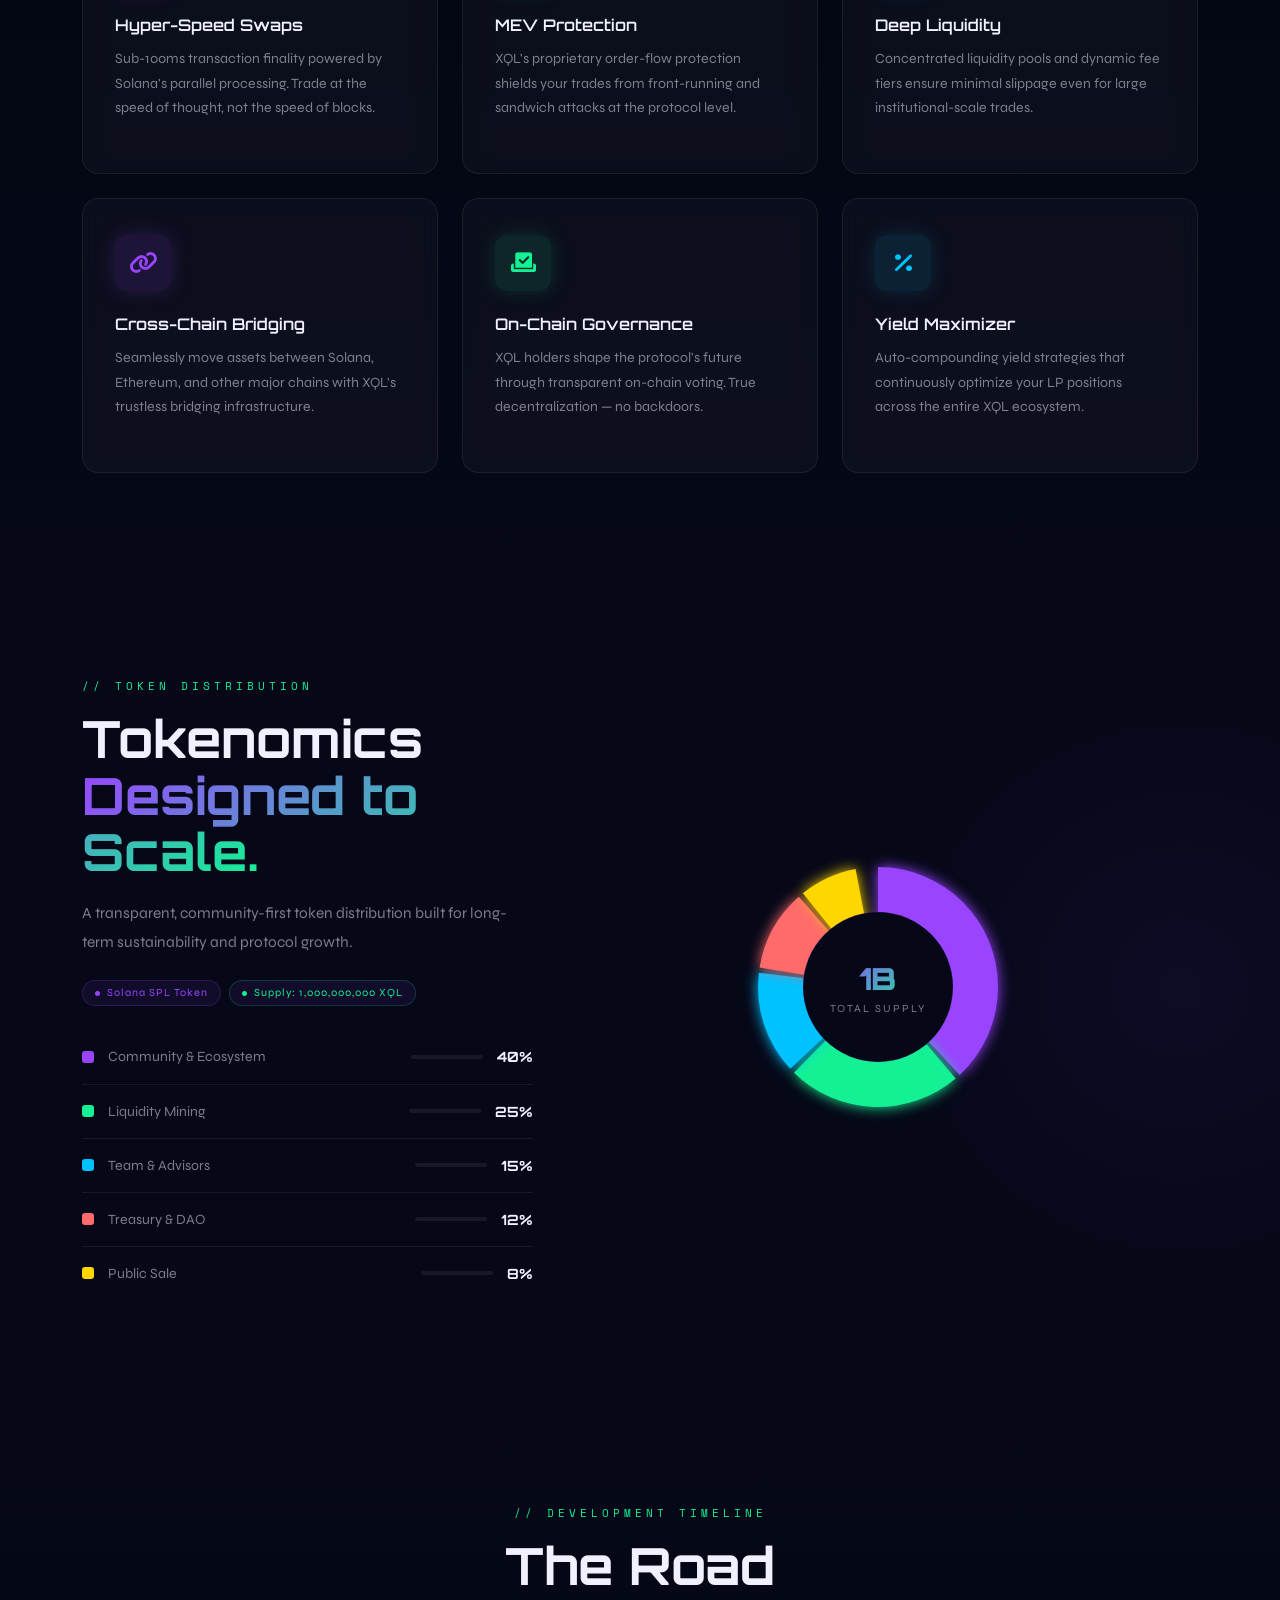
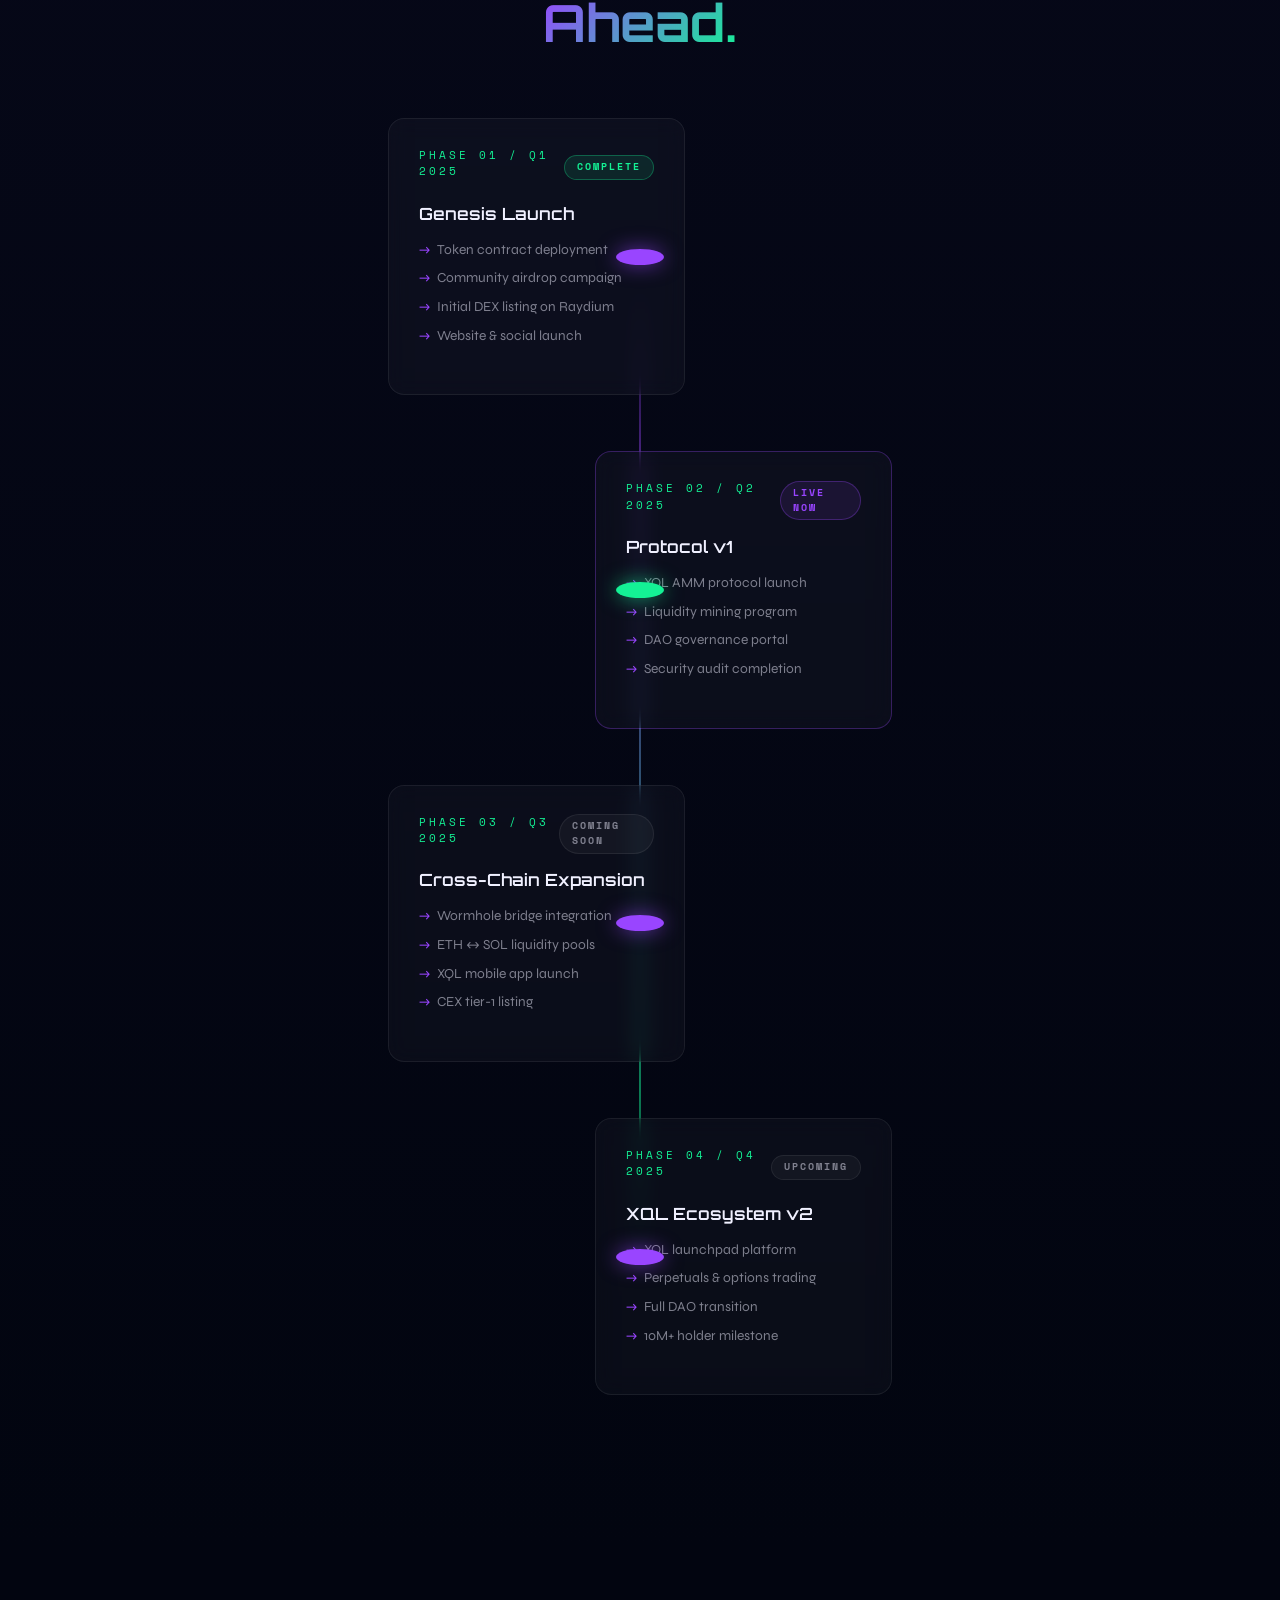
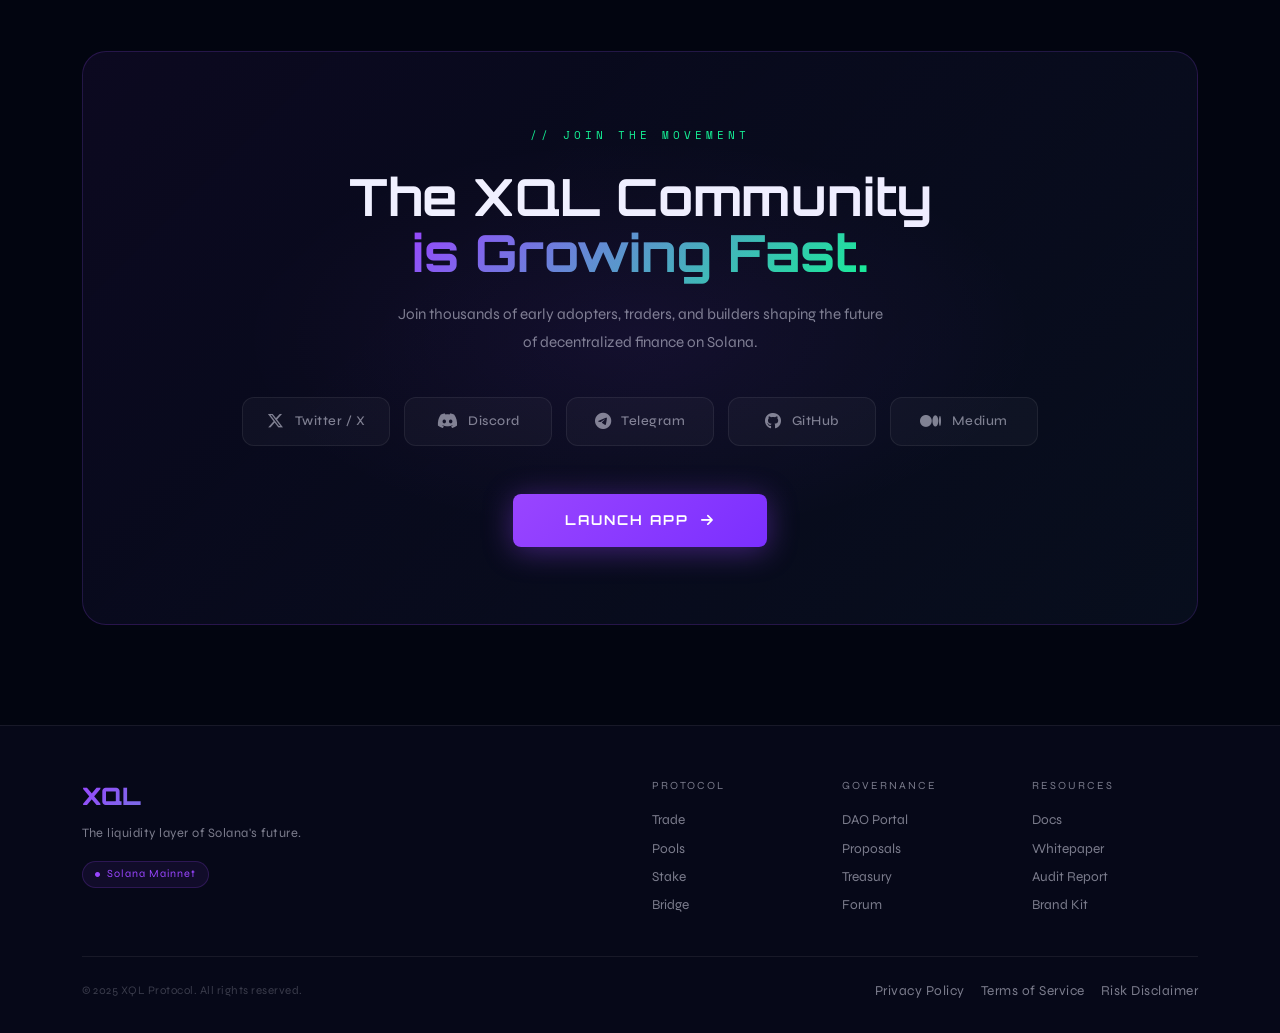
<file: playground/xql/index.html>
<!DOCTYPE html>
<html lang="en">
<head>
    <meta charset="UTF-8">
    <meta name="viewport" content="width=device-width, initial-scale=1.0">
    <title>XQL — The Future of Solana DeFi</title>

    <!-- Bootstrap -->
    <link href="https://cdn.jsdelivr.net/npm/bootstrap@5.3.2/dist/css/bootstrap.min.css" rel="stylesheet">
    <!-- Google Fonts -->
    <link href="https://fonts.googleapis.com/css2?family=Orbitron:wght@400;600;700;900&family=Syne:wght@300;400;500;600&family=Space+Mono:wght@400;700&display=swap" rel="stylesheet">
    <!-- Font Awesome -->
    <link rel="stylesheet" href="https://cdnjs.cloudflare.com/ajax/libs/font-awesome/6.5.0/css/all.min.css">
    <!-- Styles -->
    <link rel="stylesheet" href="css/style.css">
</head>
<body>

    <!-- ===== NAVBAR ===== -->
    <nav id="navbar" class="navbar navbar-expand-lg">
        <div class="container">
            <a class="navbar-brand" href="#">XQL</a>
            <button class="navbar-toggler" type="button" data-bs-toggle="collapse" data-bs-target="#navMenu" aria-controls="navMenu" aria-expanded="false">
                <span class="navbar-toggler-icon"></span>
            </button>
            <div class="collapse navbar-collapse" id="navMenu">
                <ul class="navbar-nav ms-auto align-items-lg-center gap-lg-2">
                    <li class="nav-item"><a class="nav-link" href="#features">Protocol</a></li>
                    <li class="nav-item"><a class="nav-link" href="#tokenomics">Tokenomics</a></li>
                    <li class="nav-item"><a class="nav-link" href="#roadmap">Roadmap</a></li>
                    <li class="nav-item"><a class="nav-link" href="#community">Community</a></li>
                    <li class="nav-item ms-lg-3 mt-2 mt-lg-0">
                        <a class="nav-link btn-connect" href="#">Connect Wallet</a>
                    </li>
                </ul>
            </div>
        </div>
    </nav>

    <!-- ===== HERO ===== -->
    <section id="hero">
        <canvas id="hero-canvas"></canvas>
        <div class="aurora">
            <div class="aurora-blob aurora-blob-1"></div>
            <div class="aurora-blob aurora-blob-2"></div>
            <div class="aurora-blob aurora-blob-3"></div>
        </div>
        <div class="grid-lines"></div>

        <div class="hero-content container">
            <div class="solana-badge">
                <div class="dot"></div>
                Built on Solana
            </div>

            <!--
                Blur fix: .hero-logo-glow is a separate aria-hidden sibling
                that carries all the CSS filter blur for the glow effect.
                The <h1> itself has zero filter — text stays pixel-sharp.
            -->
            <div class="hero-logo-wrap">
                <div class="hero-logo-glow" aria-hidden="true">XQL</div>
                <h1 class="hero-logo">XQL</h1>
            </div>

            <p class="hero-tagline">Redefining Liquidity on Solana</p>
            <p class="hero-subtitle">
                The next-generation cross-chain liquidity protocol engineered for speed, efficiency, and absolute decentralization.
            </p>
            <div class="hero-ctas">
                <a href="#features" class="btn-primary-glow">Explore Protocol</a>
                <a href="#tokenomics" class="btn-outline-glow">View Tokenomics</a>
            </div>
        </div>

        <div class="scroll-indicator">
            <div class="scroll-line"></div>
            <span>Scroll</span>
        </div>
    </section>

    <!-- ===== STATS BAR ===== -->
    <div id="stats">
        <div class="container position-relative" style="z-index:2">
            <div class="row align-items-center justify-content-center">
                <div class="col-6 col-md-3">
                    <div class="stat-item">
                        <div class="stat-value" data-target="1000000000">0</div>
                        <div class="stat-label">Total Supply</div>
                    </div>
                </div>
                <div class="col-auto d-none d-md-block"><div class="stat-divider"></div></div>
                <div class="col-6 col-md-3">
                    <div class="stat-item">
                        <div class="stat-value" data-target="47832" data-suffix="+">0</div>
                        <div class="stat-label">Token Holders</div>
                    </div>
                </div>
                <div class="col-auto d-none d-md-block"><div class="stat-divider"></div></div>
                <div class="col-6 col-md-3">
                    <div class="stat-item">
                        <div class="stat-value" data-target="98" data-suffix="ms">0</div>
                        <div class="stat-label">Avg. TX Speed</div>
                    </div>
                </div>
                <div class="col-auto d-none d-md-block"><div class="stat-divider"></div></div>
                <div class="col-6 col-md-3">
                    <div class="stat-item">
                        <div class="stat-value" data-prefix="$" data-target="12.4" data-suffix="M">0</div>
                        <div class="stat-label">TVL Locked</div>
                    </div>
                </div>
            </div>
        </div>
    </div>

    <!-- ===== FEATURES ===== -->
    <section id="features">
        <div class="container">
            <div class="row mb-5">
                <div class="col-12 text-center reveal">
                    <span class="section-tag">// Protocol Architecture</span>
                    <h2 class="section-title mx-auto">Built Different.<br><span class="gradient-text">Engineered to Win.</span></h2>
                    <p class="section-desc mx-auto text-center" style="max-width:600px;">
                        XQL combines cutting-edge DeFi primitives with Solana's unmatched throughput to deliver an experience that's fast, secure, and unstoppable.
                    </p>
                </div>
            </div>
            <div class="row g-4">
                <div class="col-md-6 col-lg-4 reveal delay-1">
                    <div class="feature-card">
                        <div class="feature-icon purple"><i class="fas fa-bolt"></i></div>
                        <h3 class="feature-title">Hyper-Speed Swaps</h3>
                        <p class="feature-desc">Sub-100ms transaction finality powered by Solana's parallel processing. Trade at the speed of thought, not the speed of blocks.</p>
                    </div>
                </div>
                <div class="col-md-6 col-lg-4 reveal delay-2">
                    <div class="feature-card">
                        <div class="feature-icon cyan"><i class="fas fa-shield-halved"></i></div>
                        <h3 class="feature-title">MEV Protection</h3>
                        <p class="feature-desc">XQL's proprietary order-flow protection shields your trades from front-running and sandwich attacks at the protocol level.</p>
                    </div>
                </div>
                <div class="col-md-6 col-lg-4 reveal delay-3">
                    <div class="feature-card">
                        <div class="feature-icon teal"><i class="fas fa-water"></i></div>
                        <h3 class="feature-title">Deep Liquidity</h3>
                        <p class="feature-desc">Concentrated liquidity pools and dynamic fee tiers ensure minimal slippage even for large institutional-scale trades.</p>
                    </div>
                </div>
                <div class="col-md-6 col-lg-4 reveal delay-4">
                    <div class="feature-card">
                        <div class="feature-icon purple"><i class="fas fa-link"></i></div>
                        <h3 class="feature-title">Cross-Chain Bridging</h3>
                        <p class="feature-desc">Seamlessly move assets between Solana, Ethereum, and other major chains with XQL's trustless bridging infrastructure.</p>
                    </div>
                </div>
                <div class="col-md-6 col-lg-4 reveal delay-5">
                    <div class="feature-card">
                        <div class="feature-icon cyan"><i class="fas fa-vote-yea"></i></div>
                        <h3 class="feature-title">On-Chain Governance</h3>
                        <p class="feature-desc">XQL holders shape the protocol's future through transparent on-chain voting. True decentralization — no backdoors.</p>
                    </div>
                </div>
                <div class="col-md-6 col-lg-4 reveal delay-6">
                    <div class="feature-card">
                        <div class="feature-icon teal"><i class="fas fa-percent"></i></div>
                        <h3 class="feature-title">Yield Maximizer</h3>
                        <p class="feature-desc">Auto-compounding yield strategies that continuously optimize your LP positions across the entire XQL ecosystem.</p>
                    </div>
                </div>
            </div>
        </div>
    </section>

    <!-- ===== TOKENOMICS ===== -->
    <section id="tokenomics">
        <div class="container">
            <div class="row align-items-center gy-5">
                <div class="col-lg-5 reveal-left">
                    <span class="section-tag">// Token Distribution</span>
                    <h2 class="section-title">Tokenomics<br><span class="gradient-text">Designed to Scale.</span></h2>
                    <p class="section-desc">
                        A transparent, community-first token distribution built for long-term sustainability and protocol growth.
                    </p>
                    <div class="mt-4 d-flex flex-wrap gap-2">
                        <div class="sol-chain-badge">
                            <i class="fas fa-circle" style="font-size:5px;color:var(--sol-purple)"></i>
                            Solana SPL Token
                        </div>
                        <div class="sol-chain-badge" style="color:var(--sol-cyan);border-color:rgba(20,241,149,0.2)">
                            <i class="fas fa-circle" style="font-size:5px;color:var(--sol-cyan)"></i>
                            Supply: 1,000,000,000 XQL
                        </div>
                    </div>
                    <div class="mt-4" id="token-distribution">
                        <div class="token-item">
                            <div class="token-dot" style="background:#9945FF"></div>
                            <span class="token-name">Community & Ecosystem</span>
                            <div class="token-bar"><div class="token-bar-fill" style="background:linear-gradient(90deg,#9945FF,#7B2FFF)"></div></div>
                            <span class="token-percent">40%</span>
                        </div>
                        <div class="token-item">
                            <div class="token-dot" style="background:#14F195"></div>
                            <span class="token-name">Liquidity Mining</span>
                            <div class="token-bar"><div class="token-bar-fill" style="background:linear-gradient(90deg,#14F195,#00C2FF)"></div></div>
                            <span class="token-percent">25%</span>
                        </div>
                        <div class="token-item">
                            <div class="token-dot" style="background:#00C2FF"></div>
                            <span class="token-name">Team & Advisors</span>
                            <div class="token-bar"><div class="token-bar-fill" style="background:linear-gradient(90deg,#00C2FF,#0080FF)"></div></div>
                            <span class="token-percent">15%</span>
                        </div>
                        <div class="token-item">
                            <div class="token-dot" style="background:#FF6B6B"></div>
                            <span class="token-name">Treasury & DAO</span>
                            <div class="token-bar"><div class="token-bar-fill" style="background:linear-gradient(90deg,#FF6B6B,#FF9945)"></div></div>
                            <span class="token-percent">12%</span>
                        </div>
                        <div class="token-item">
                            <div class="token-dot" style="background:#FFD700"></div>
                            <span class="token-name">Public Sale</span>
                            <div class="token-bar"><div class="token-bar-fill" style="background:linear-gradient(90deg,#FFD700,#FFA500)"></div></div>
                            <span class="token-percent">8%</span>
                        </div>
                    </div>
                </div>
                <div class="col-lg-7 reveal-right">
                    <div class="tokenomics-chart-container">
                        <canvas id="tokenomics-chart"></canvas>
                        <div class="chart-center">
                            <div class="chart-center-value">1B</div>
                            <div class="chart-center-label">Total Supply</div>
                        </div>
                    </div>
                </div>
            </div>
        </div>
    </section>

    <!-- ===== ROADMAP ===== -->
    <section id="roadmap">
        <div class="container">
            <div class="row mb-5">
                <div class="col-12 text-center reveal">
                    <span class="section-tag">// Development Timeline</span>
                    <h2 class="section-title">The Road<br><span class="gradient-text">Ahead.</span></h2>
                </div>
            </div>
            <div class="position-relative" style="max-width:780px;margin:0 auto">
                <div class="roadmap-line"></div>

                <!-- Phase 01 -->
                <div class="row roadmap-item gx-4 gx-lg-5">
                    <div class="col-md-5 ms-auto reveal-left delay-1">
                        <div class="roadmap-card">
                            <div class="d-flex align-items-center justify-content-between mb-3">
                                <div class="roadmap-phase">Phase 01 / Q1 2025</div>
                                <span class="roadmap-status status-done">Complete</span>
                            </div>
                            <h4 class="roadmap-title">Genesis Launch</h4>
                            <ul class="roadmap-list">
                                <li>Token contract deployment</li>
                                <li>Community airdrop campaign</li>
                                <li>Initial DEX listing on Raydium</li>
                                <li>Website & social launch</li>
                            </ul>
                        </div>
                    </div>
                    <div class="roadmap-dot"></div>
                    <div class="col-md-5 d-none d-md-block"></div>
                </div>

                <!-- Phase 02 -->
                <div class="row roadmap-item gx-4 gx-lg-5">
                    <div class="col-md-5 d-none d-md-block"></div>
                    <div class="roadmap-dot active"></div>
                    <div class="col-md-5 reveal-right delay-2">
                        <div class="roadmap-card" style="border-color:rgba(153,69,255,0.3)">
                            <div class="d-flex align-items-center justify-content-between mb-3">
                                <div class="roadmap-phase">Phase 02 / Q2 2025</div>
                                <span class="roadmap-status status-live">Live Now</span>
                            </div>
                            <h4 class="roadmap-title">Protocol v1</h4>
                            <ul class="roadmap-list">
                                <li>XQL AMM protocol launch</li>
                                <li>Liquidity mining program</li>
                                <li>DAO governance portal</li>
                                <li>Security audit completion</li>
                            </ul>
                        </div>
                    </div>
                </div>

                <!-- Phase 03 -->
                <div class="row roadmap-item gx-4 gx-lg-5">
                    <div class="col-md-5 ms-auto reveal-left delay-3">
                        <div class="roadmap-card">
                            <div class="d-flex align-items-center justify-content-between mb-3">
                                <div class="roadmap-phase">Phase 03 / Q3 2025</div>
                                <span class="roadmap-status status-soon">Coming Soon</span>
                            </div>
                            <h4 class="roadmap-title">Cross-Chain Expansion</h4>
                            <ul class="roadmap-list">
                                <li>Wormhole bridge integration</li>
                                <li>ETH ↔ SOL liquidity pools</li>
                                <li>XQL mobile app launch</li>
                                <li>CEX tier-1 listing</li>
                            </ul>
                        </div>
                    </div>
                    <div class="roadmap-dot"></div>
                    <div class="col-md-5 d-none d-md-block"></div>
                </div>

                <!-- Phase 04 -->
                <div class="row roadmap-item gx-4 gx-lg-5">
                    <div class="col-md-5 d-none d-md-block"></div>
                    <div class="roadmap-dot"></div>
                    <div class="col-md-5 reveal-right delay-4">
                        <div class="roadmap-card">
                            <div class="d-flex align-items-center justify-content-between mb-3">
                                <div class="roadmap-phase">Phase 04 / Q4 2025</div>
                                <span class="roadmap-status status-soon">Upcoming</span>
                            </div>
                            <h4 class="roadmap-title">XQL Ecosystem v2</h4>
                            <ul class="roadmap-list">
                                <li>XQL launchpad platform</li>
                                <li>Perpetuals & options trading</li>
                                <li>Full DAO transition</li>
                                <li>10M+ holder milestone</li>
                            </ul>
                        </div>
                    </div>
                </div>
            </div>
        </div>
    </section>

    <!-- ===== COMMUNITY ===== -->
    <section id="community">
        <div class="community-glow"></div>
        <div class="container position-relative" style="z-index:1">
            <div class="col-12 reveal">
                <div class="community-card">
                    <span class="section-tag">// Join the Movement</span>
                    <h2 class="section-title mt-2">The XQL Community<br><span class="gradient-text">is Growing Fast.</span></h2>
                    <p style="color:var(--text-secondary);max-width:500px;margin:0 auto;font-size:0.95rem;line-height:1.85;position:relative">
                        Join thousands of early adopters, traders, and builders shaping the future of decentralized finance on Solana.
                    </p>
                    <div class="social-links position-relative">
                        <a href="#" class="social-link twitter"><i class="fab fa-x-twitter"></i> Twitter / X</a>
                        <a href="#" class="social-link discord"><i class="fab fa-discord"></i> Discord</a>
                        <a href="#" class="social-link telegram"><i class="fab fa-telegram"></i> Telegram</a>
                        <a href="#" class="social-link github"><i class="fab fa-github"></i> GitHub</a>
                        <a href="#" class="social-link medium"><i class="fab fa-medium"></i> Medium</a>
                    </div>
                    <div class="mt-5 position-relative">
                        <a href="#" class="btn-primary-glow" style="font-size:0.85rem;padding:16px 52px">
                            Launch App &nbsp;<i class="fas fa-arrow-right"></i>
                        </a>
                    </div>
                </div>
            </div>
        </div>
    </section>

    <!-- ===== FOOTER ===== -->
    <footer>
        <div class="container">
            <div class="row gy-4">
                <div class="col-lg-4">
                    <div class="footer-logo">XQL</div>
                    <p class="footer-tagline mb-3">The liquidity layer of Solana's future.</p>
                    <div class="sol-chain-badge">
                        <i class="fas fa-circle" style="font-size:5px"></i>
                        Solana Mainnet
                    </div>
                </div>
                <div class="col-6 col-lg-2 offset-lg-2">
                    <p style="font-size:0.68rem;letter-spacing:2px;text-transform:uppercase;color:var(--text-secondary);margin-bottom:16px">Protocol</p>
                    <div class="d-flex flex-column gap-2">
                        <a href="#" class="footer-link">Trade</a>
                        <a href="#" class="footer-link">Pools</a>
                        <a href="#" class="footer-link">Stake</a>
                        <a href="#" class="footer-link">Bridge</a>
                    </div>
                </div>
                <div class="col-6 col-lg-2">
                    <p style="font-size:0.68rem;letter-spacing:2px;text-transform:uppercase;color:var(--text-secondary);margin-bottom:16px">Governance</p>
                    <div class="d-flex flex-column gap-2">
                        <a href="#" class="footer-link">DAO Portal</a>
                        <a href="#" class="footer-link">Proposals</a>
                        <a href="#" class="footer-link">Treasury</a>
                        <a href="#" class="footer-link">Forum</a>
                    </div>
                </div>
                <div class="col-6 col-lg-2">
                    <p style="font-size:0.68rem;letter-spacing:2px;text-transform:uppercase;color:var(--text-secondary);margin-bottom:16px">Resources</p>
                    <div class="d-flex flex-column gap-2">
                        <a href="#" class="footer-link">Docs</a>
                        <a href="#" class="footer-link">Whitepaper</a>
                        <a href="#" class="footer-link">Audit Report</a>
                        <a href="#" class="footer-link">Brand Kit</a>
                    </div>
                </div>
            </div>
            <div class="footer-bottom d-flex flex-column flex-md-row align-items-center justify-content-between gap-3">
                <span>© 2025 XQL Protocol. All rights reserved.</span>
                <div class="d-flex gap-3 flex-wrap">
                    <a href="#" class="footer-link">Privacy Policy</a>
                    <a href="#" class="footer-link">Terms of Service</a>
                    <a href="#" class="footer-link">Risk Disclaimer</a>
                </div>
            </div>
        </div>
    </footer>

    <!-- Bootstrap JS -->
    <script src="https://cdn.jsdelivr.net/npm/bootstrap@5.3.2/dist/js/bootstrap.bundle.min.js"></script>
    <!-- App JS -->
    <script src="js/main.js"></script>
</body>
</html>
</file>
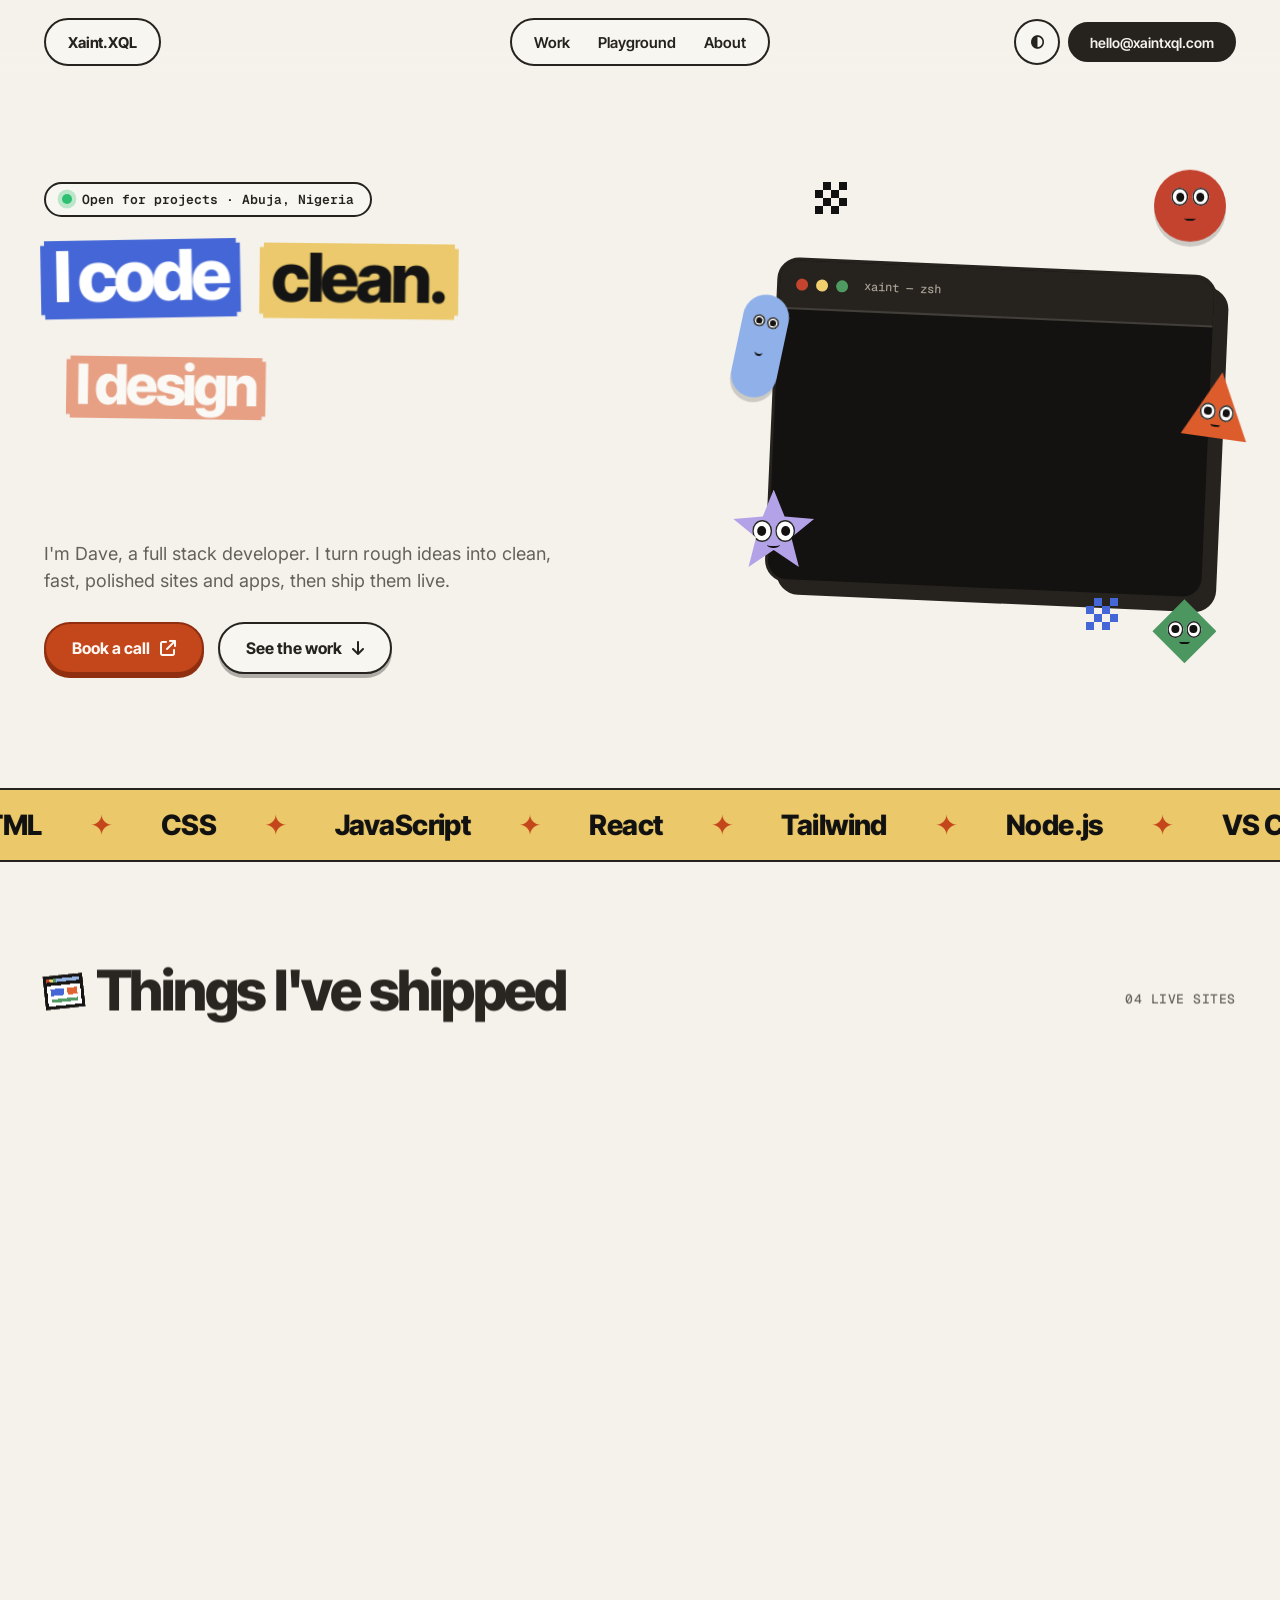
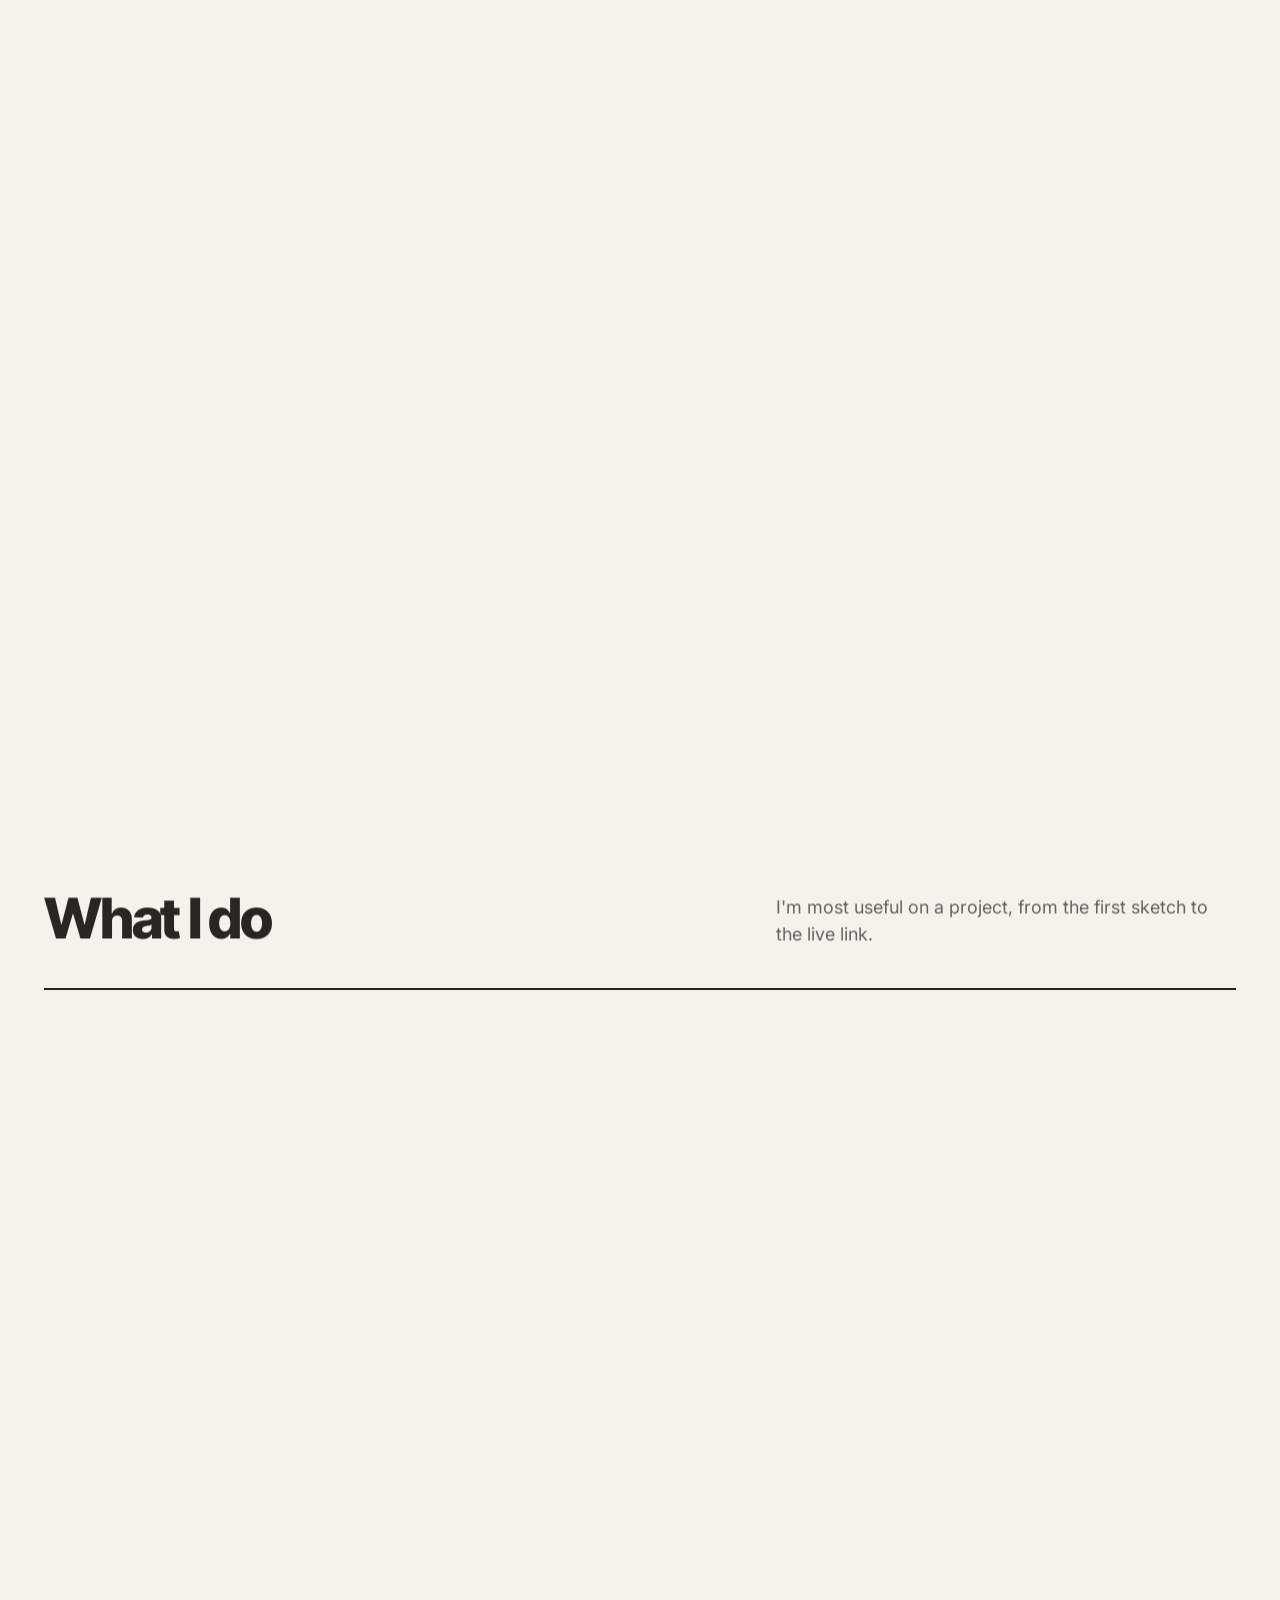
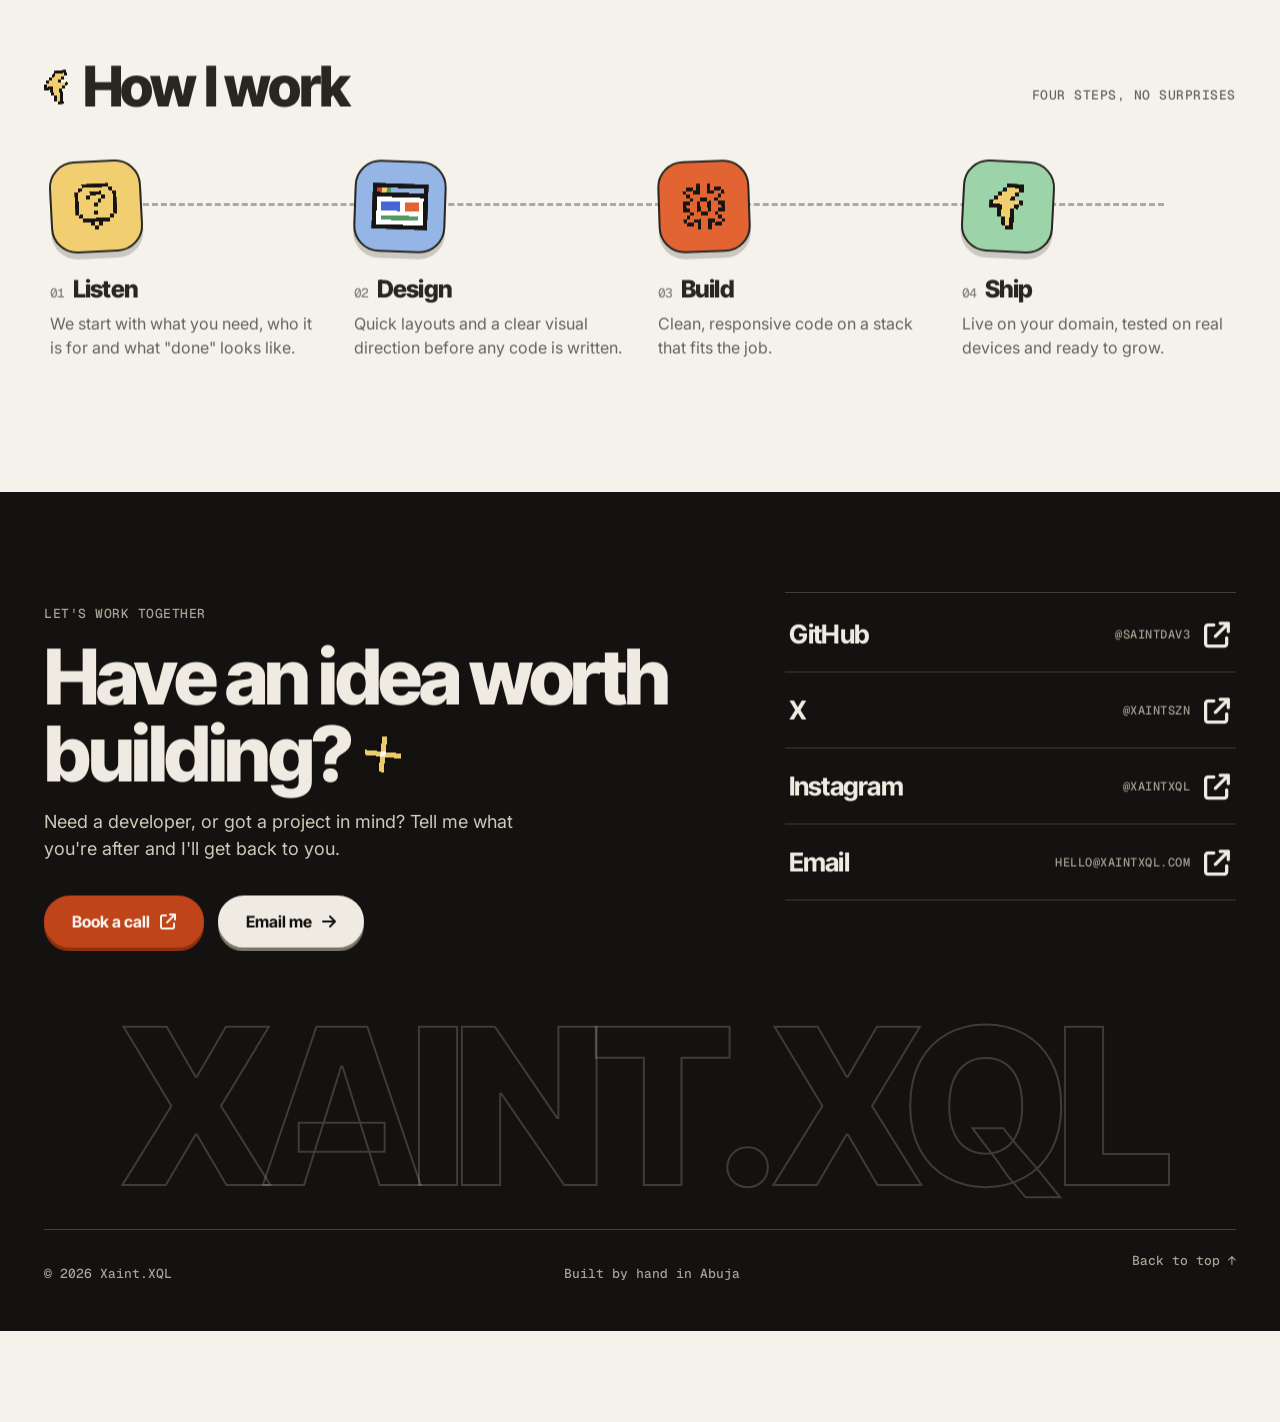
<file: contact.html>
<!doctype html>
<html lang="en">
  <head>
    <meta charset="UTF-8" />
    <meta http-equiv="refresh" content="0; url=index.html#contact" />
    <title>Dave (Xaint.XQL)</title>
    <link rel="canonical" href="index.html#contact" />
  </head>
  <body>
    <a href="index.html#contact">Continue to the portfolio</a>
  </body>
</html>
</file>
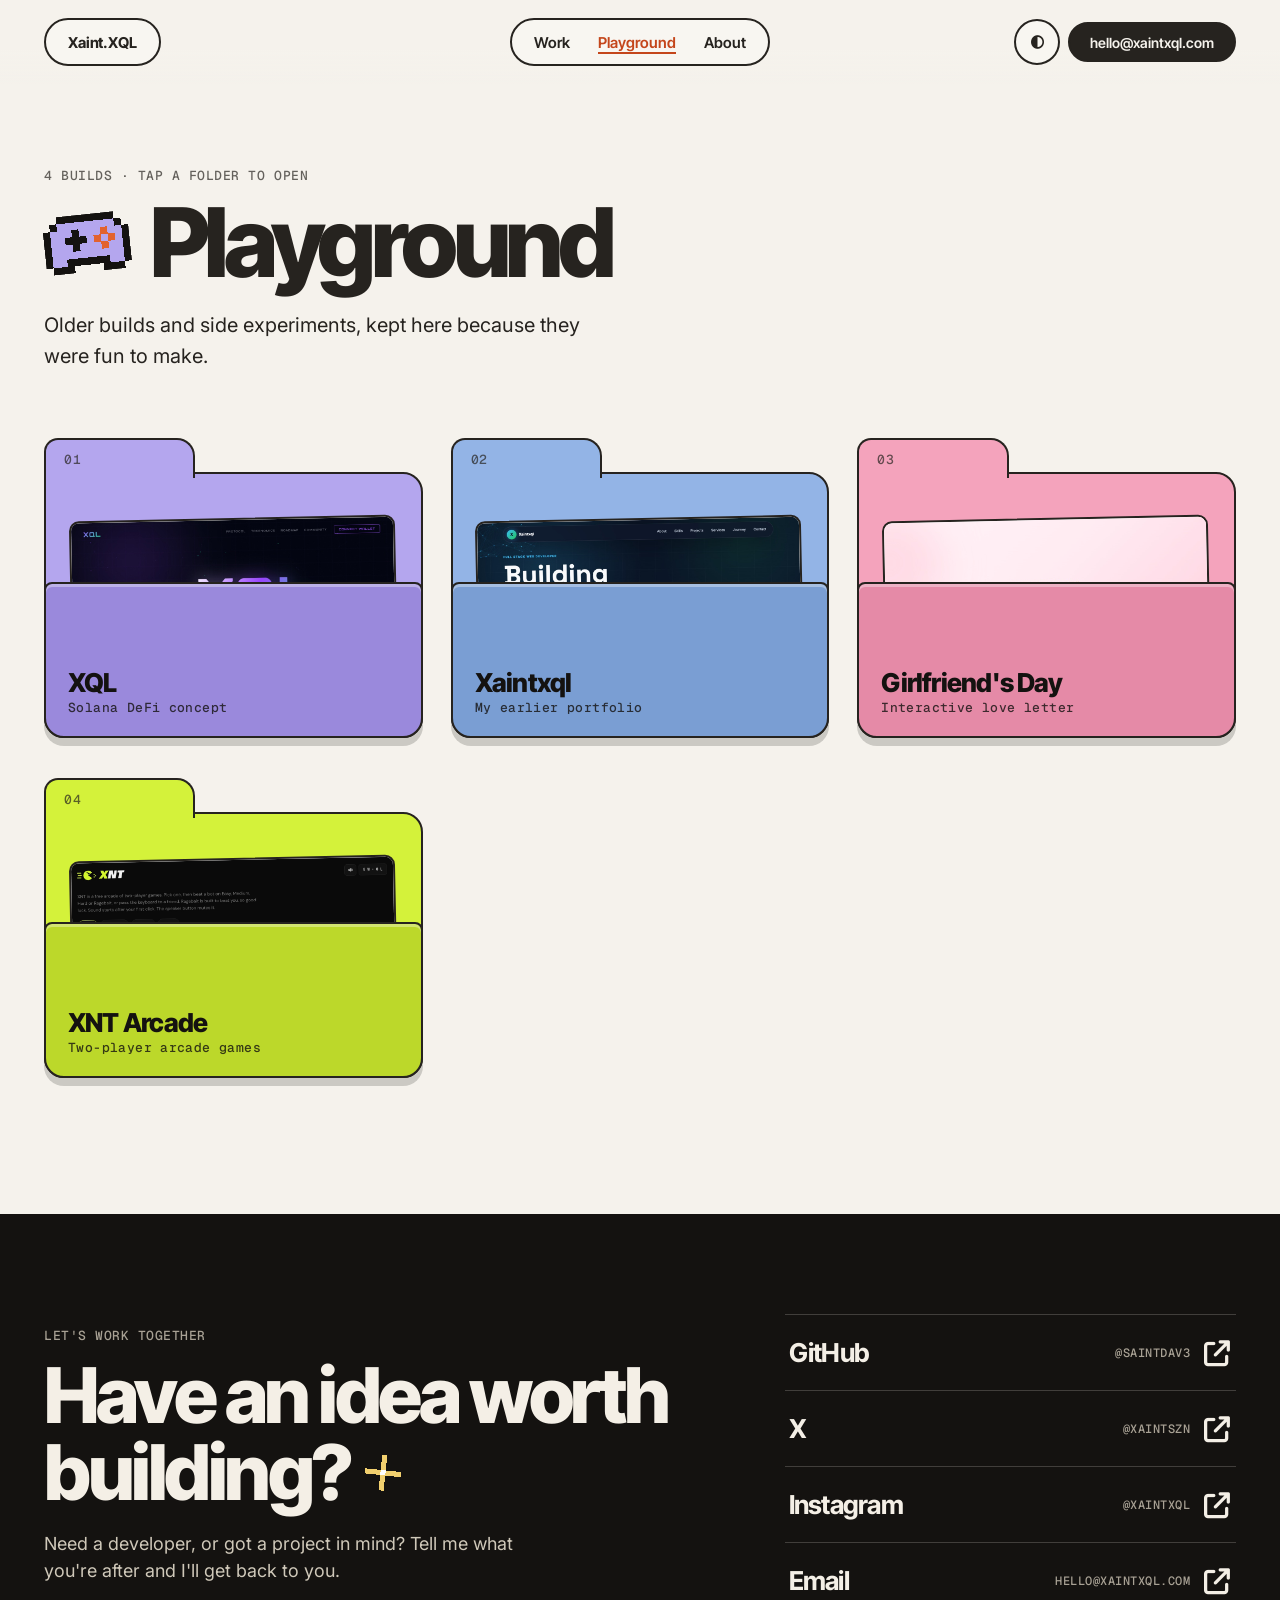
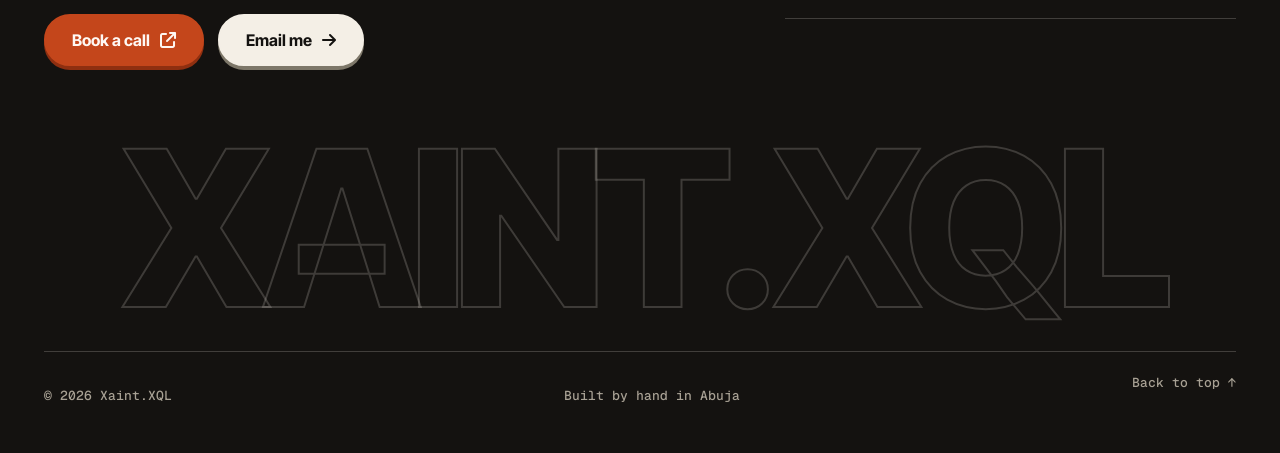
<file: playground.html>
<!doctype html>
<html lang="en">
  <head>
    <meta charset="UTF-8" />
    <meta name="viewport" content="width=device-width, initial-scale=1.0" />
    <title>Playground | Xaint.XQL</title>
    <meta
      name="description"
      content="Older builds and side experiments by Xaint.XQL."
    />
    <link rel="icon" href="Assets/images/favicon.ico" sizes="any" />
    <link rel="icon" type="image/svg+xml" href="Assets/images/favicon.svg" />
    <link
      rel="icon"
      type="image/png"
      sizes="32x32"
      href="Assets/images/favicon-32.png"
    />
    <link
      rel="icon"
      type="image/png"
      sizes="16x16"
      href="Assets/images/favicon-16.png"
    />
    <link
      rel="apple-touch-icon"
      sizes="180x180"
      href="Assets/images/apple-touch-icon.png"
    />
    <meta name="theme-color" content="#141210" />
    <link rel="preconnect" href="https://fonts.googleapis.com" />
    <link rel="preconnect" href="https://fonts.gstatic.com" crossorigin />
    <link
      href="https://fonts.googleapis.com/css2?family=Geist+Mono:wght@400;500;600&family=Inter+Tight:wght@600;700;800&family=Inter:wght@400;500;600&display=swap"
      rel="stylesheet"
    />
    <link rel="stylesheet" href="Assets/vendor/Font awesome/css/all.css" />
    <link rel="stylesheet" href="Assets/css/style.css?v=20261029e" />
    <link rel="stylesheet" href="Assets/css/layout.css?v=20261029e" />
    <script>
      try {
        var t = localStorage.getItem("theme");
        if (t) document.documentElement.dataset.theme = t;
      } catch (e) {}
    </script>
  </head>
  <body>
    <header class="site-nav" id="top">
      <div class="wrap">
        <a href="index.html" class="pill brand">Xaint.XQL</a>
        <nav class="pill nav-links" aria-label="Primary">
          <a href="index.html#work">Work</a>
          <a
            href="playground.html"
            aria-current="page"
            style="color: var(--primary)"
            >Playground</a
          >
          <a href="about.html">About</a>
        </nav>
        <div class="nav-right">
          <button
            class="pill icon-pill"
            id="theme-toggle"
            aria-label="Toggle theme"
          >
            <i class="fa-solid fa-circle-half-stroke"></i>
          </button>
          <a href="mailto:hello@xaintxql.com" class="pill email-pill"
            >hello@xaintxql.com</a
          >
        </div>
      </div>
    </header>

    <main>
      <section class="page-head">
        <div class="wrap">
          <p class="mono">4 builds · tap a folder to open</p>
          <h1 class="about-h1">
            <img
              class="h-icon"
              src="Assets/images/pixel/pad.svg"
              alt=""
              aria-hidden="true"
            />Playground
          </h1>
          <p class="about-lead">
            Older builds and side experiments, kept here because they were fun
            to make.
          </p>
        </div>
      </section>

      <section class="section" style="padding-top: 20px">
        <div class="wrap">
          <div class="folders">
            <article class="folder" style="--c: #b4a6ee; --c2: #9a89dc">
              <button
                class="folder-btn"
                type="button"
                aria-expanded="false"
                aria-controls="d-xql"
              >
                <span class="f-back"></span>
                <span class="f-tab mono">01</span>
                <span class="f-paper"
                  ><img
                    src="Assets/images/playground/xql.jpg"
                    alt="Screenshot of XQL"
                    loading="lazy"
                /></span>
                <span class="f-front"
                  ><span class="f-title">XQL</span
                  ><span class="f-kind">Solana DeFi concept</span></span
                >
              </button>
              <div class="folder-detail" id="d-xql">
                <div class="folder-detail-inner">
                  <p>
                    A landing-page concept for a cross-chain liquidity protocol
                    on Solana, with a glowing animated hero and protocol,
                    tokenomics, roadmap and community sections.
                  </p>
                  <div class="folder-tags">
                    <span class="tag">HTML</span><span class="tag">CSS</span
                    ><span class="tag">JavaScript</span>
                  </div>
                  <a
                    class="work-link"
                    href="playground/xql/index.html"
                    target="_blank"
                    rel="noopener"
                    >Open demo <i class="fa-solid fa-arrow-right"></i
                  ></a>
                </div>
              </div>
            </article>
            <article class="folder" style="--c: #93b4e6; --c2: #7a9ed3">
              <button
                class="folder-btn"
                type="button"
                aria-expanded="false"
                aria-controls="d-xaintxql"
              >
                <span class="f-back"></span>
                <span class="f-tab mono">02</span>
                <span class="f-paper"
                  ><img
                    src="Assets/images/playground/xaintxql.jpg"
                    alt="Screenshot of Xaintxql"
                    loading="lazy"
                /></span>
                <span class="f-front"
                  ><span class="f-title">Xaintxql</span
                  ><span class="f-kind">My earlier portfolio</span></span
                >
              </button>
              <div class="folder-detail" id="d-xaintxql">
                <div class="folder-detail-inner">
                  <p>
                    The portfolio I built before this one: an animated hero with
                    a code card, plus skills, projects, services, journey and
                    contact sections.
                  </p>
                  <div class="folder-tags">
                    <span class="tag">HTML</span><span class="tag">CSS</span
                    ><span class="tag">JavaScript</span>
                  </div>
                  <a
                    class="work-link"
                    href="playground/xaintxql/index.html"
                    target="_blank"
                    rel="noopener"
                    >Open demo <i class="fa-solid fa-arrow-right"></i
                  ></a>
                </div>
              </div>
            </article>
            <article class="folder" style="--c: #f4a3bc; --c2: #e58aa7">
              <button
                class="folder-btn"
                type="button"
                aria-expanded="false"
                aria-controls="d-shawty"
              >
                <span class="f-back"></span>
                <span class="f-tab mono">03</span>
                <span class="f-paper"
                  ><img
                    src="Assets/images/playground/shawty.jpg"
                    alt="Screenshot of Girlfriend's Day"
                    loading="lazy"
                /></span>
                <span class="f-front"
                  ><span class="f-title">Girlfriend's Day</span
                  ><span class="f-kind">Interactive love letter</span></span
                >
              </button>
              <div class="folder-detail" id="d-shawty">
                <div class="folder-detail-inner">
                  <p>
                    A private gift page: a code-locked entrance, a loading
                    sequence, a story told through memories and a little music
                    player. Shown here as a preview only, because it was made
                    for one person.
                  </p>
                  <div class="folder-tags">
                    <span class="tag">HTML</span><span class="tag">CSS</span
                    ><span class="tag">JavaScript</span>
                  </div>
                  <span class="mono">Private · preview only</span>
                </div>
              </div>
            </article>
            <article class="folder" style="--c: #d4f23a; --c2: #bcd82a">
              <button
                class="folder-btn"
                type="button"
                aria-expanded="false"
                aria-controls="d-arcade"
              >
                <span class="f-back"></span>
                <span class="f-tab mono">04</span>
                <span class="f-paper"
                  ><img
                    src="Assets/images/playground/arcade.jpg"
                    alt="Screenshot of XNT Arcade"
                    loading="lazy"
                /></span>
                <span class="f-front"
                  ><span class="f-title">XNT Arcade</span
                  ><span class="f-kind">Two-player arcade games</span></span
                >
              </button>
              <div class="folder-detail" id="d-arcade">
                <div class="folder-detail-inner">
                  <p>
                    A free arcade of 23 two-player games, from Connect Four and
                    Pong to Pac-Man and Battleship. Play a bot on Easy, Medium,
                    Hard or Ragebait, or pass the keyboard to a friend.
                  </p>
                  <div class="folder-tags">
                    <span class="tag">HTML</span><span class="tag">CSS</span
                    ><span class="tag">JavaScript</span>
                  </div>
                  <a
                    class="work-link"
                    href="playground/arcade/index.html"
                    target="_blank"
                    rel="noopener"
                    >Open demo <i class="fa-solid fa-arrow-right"></i
                  ></a>
                </div>
              </div>
            </article>
          </div>
        </div>
      </section>
    </main>

    <footer class="contact" id="contact">
      <div class="wrap">
        <div class="contact-grid">
          <div>
            <p class="mono">Let's work together</p>
            <h2>
              Have an idea worth building?<img
                class="h-icon after"
                src="Assets/images/pixel/twinkle.svg"
                alt=""
                aria-hidden="true"
              />
            </h2>
            <p class="lead">
              Need a developer, or got a project in mind? Tell me what you're
              after and I'll get back to you.
            </p>
            <div class="hero-actions">
              <a
                href="mailto:hello@xaintxql.com?subject=Book%20a%20call"
                class="btn btn-primary"
                >Book a call
                <i class="fa-solid fa-arrow-up-right-from-square"></i
              ></a>
              <a href="mailto:hello@xaintxql.com" class="btn"
                >Email me <i class="fa-solid fa-arrow-right"></i
              ></a>
            </div>
          </div>
          <ul class="contact-links">
            <li>
              <a
                href="https://github.com/Saintdav3"
                target="_blank"
                rel="noopener"
                ><span>GitHub</span><span class="mono">@Saintdav3</span
                ><i class="fa-solid fa-arrow-up-right-from-square"></i
              ></a>
            </li>
            <li>
              <a
                href="https://x.com/xaintszn?s=11"
                target="_blank"
                rel="noopener"
                ><span>X</span><span class="mono">@xaintszn</span
                ><i class="fa-solid fa-arrow-up-right-from-square"></i
              ></a>
            </li>
            <li>
              <a
                href="https://www.instagram.com/xaintxql/"
                target="_blank"
                rel="noopener"
                ><span>Instagram</span><span class="mono">@xaintxql</span
                ><i class="fa-solid fa-arrow-up-right-from-square"></i
              ></a>
            </li>
            <li>
              <a href="mailto:hello@xaintxql.com"
                ><span>Email</span><span class="mono">hello@xaintxql.com</span
                ><i class="fa-solid fa-arrow-up-right-from-square"></i
              ></a>
            </li>
          </ul>
        </div>
        <div class="wordmark" aria-hidden="true">XAINT.XQL</div>
        <div class="contact-bottom">
          <p class="copy">© 2026 Xaint.XQL</p>
          <p class="copy">Built by hand in Abuja</p>
          <a class="copy" href="#top">Back to top ↑</a>
        </div>
      </div>
    </footer>

    <script>
      document.querySelectorAll(".folder-btn").forEach(function (btn) {
        btn.addEventListener("click", function () {
          var open = btn.getAttribute("aria-expanded") === "true";
          document.querySelectorAll(".folder-btn").forEach(function (b) {
            b.setAttribute("aria-expanded", "false");
            b.closest(".folder").classList.remove("open");
          });
          if (!open) {
            btn.setAttribute("aria-expanded", "true");
            btn.closest(".folder").classList.add("open");
          }
        });
      });
    </script>
    <script>
      document
        .getElementById("theme-toggle")
        .addEventListener("click", function () {
          var root = document.documentElement;
          var next = root.dataset.theme === "dark" ? "light" : "dark";
          root.dataset.theme = next;
          try {
            localStorage.setItem("theme", next);
          } catch (e) {}
        });
    </script>
    <script src="Assets/Js/site.js?v=20261029e"></script>
  </body>
</html>
</file>
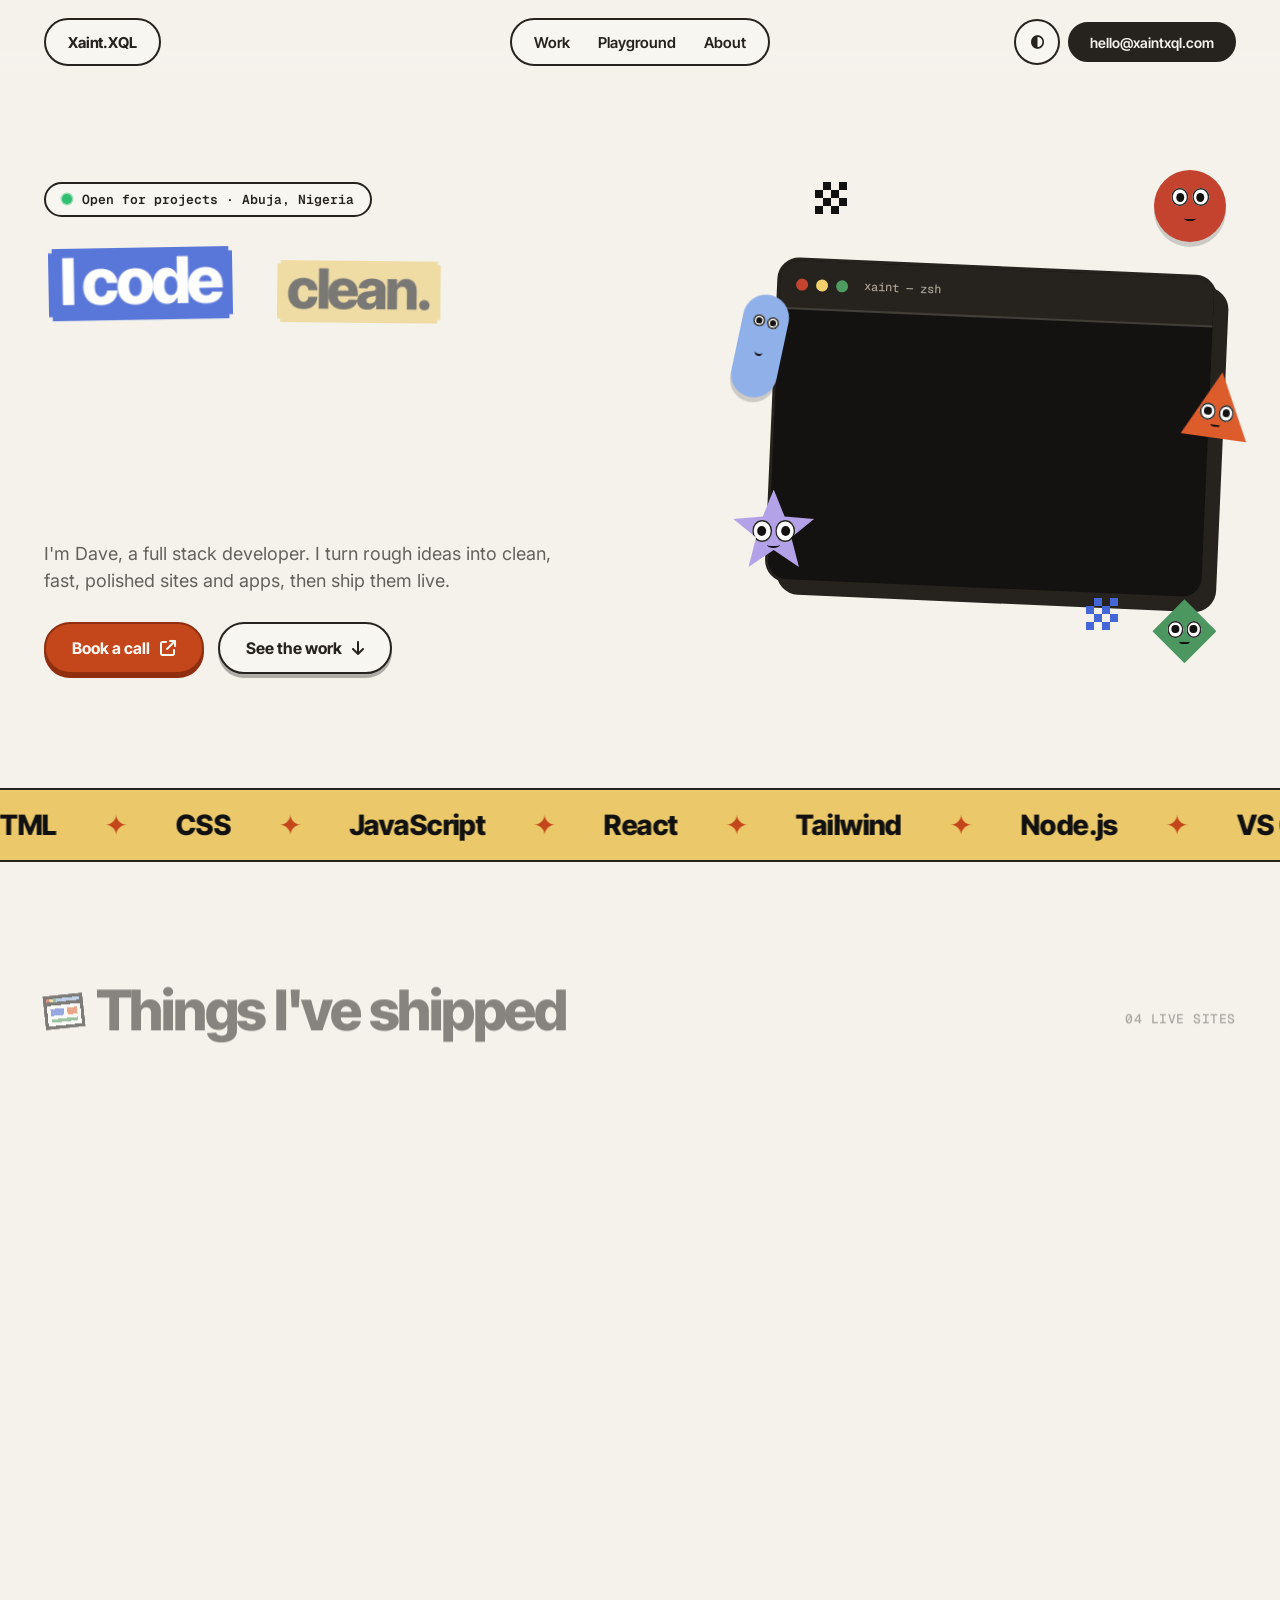
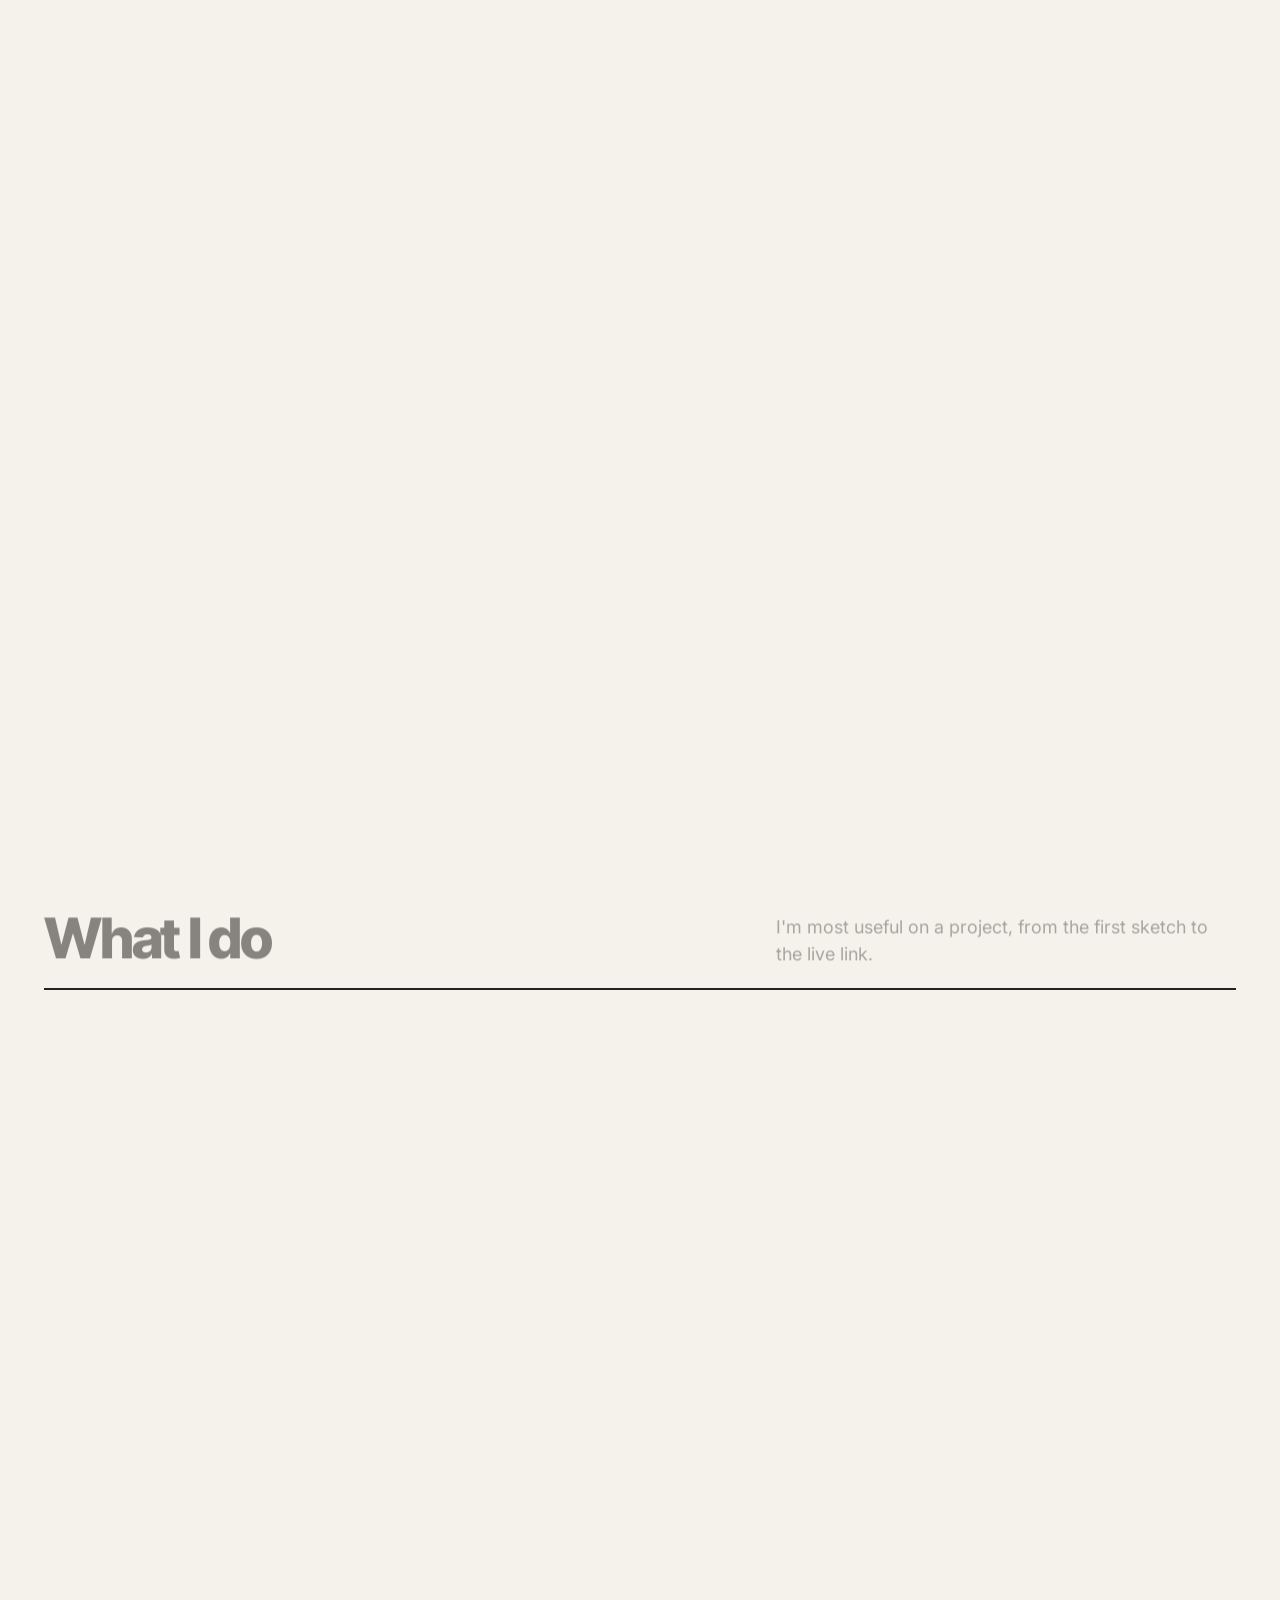
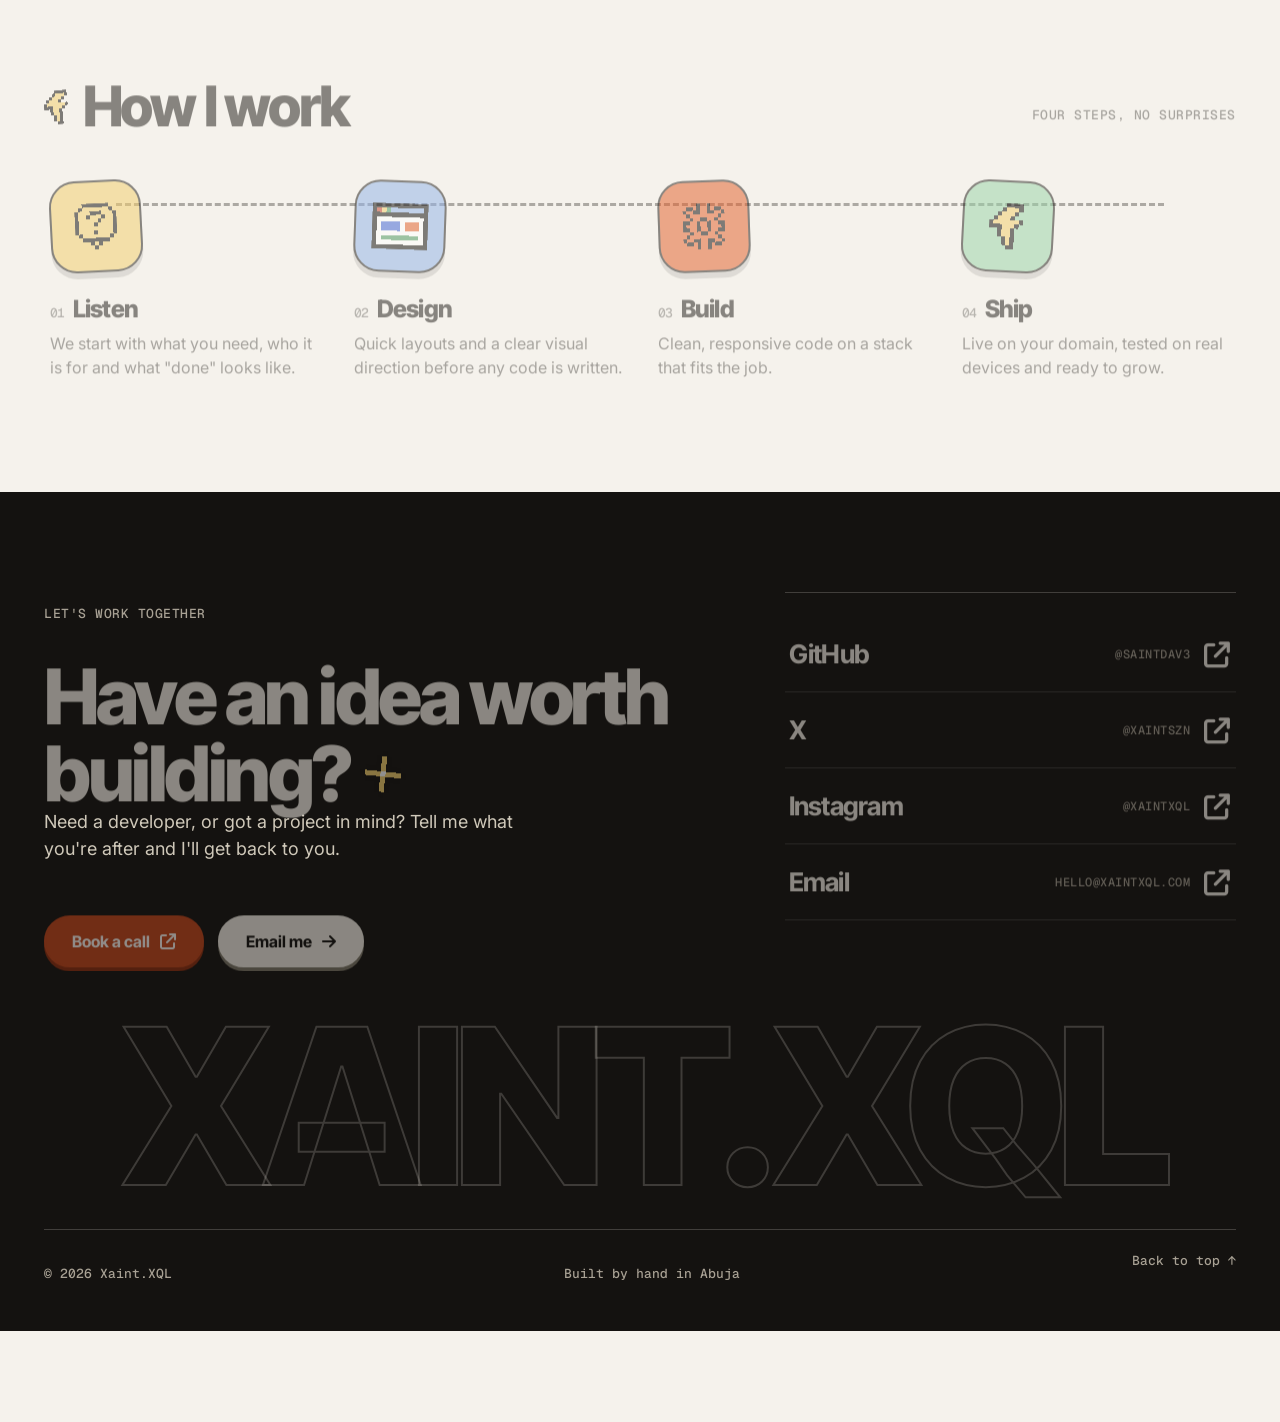
<file: projects.html>
<!doctype html>
<html lang="en">
  <head>
    <meta charset="UTF-8" />
    <meta http-equiv="refresh" content="0; url=index.html#work" />
    <title>Dave (Xaint.XQL)</title>
    <link rel="canonical" href="index.html#work" />
  </head>
  <body>
    <a href="index.html#work">Continue to the portfolio</a>
  </body>
</html>
</file>
<file: Assets/css/style.css>
/* Base styles for Xaint.XQL: tokens, buttons, hero words, pixel icons, cursor and component styles. Page layout lives in layout.css. */
:root {
  --bg: #f5f2ec;
  --fg: #26231f;
  --fg-soft: #26231fb3;
  --card: #fff;
  --line: #26231f22;
  --primary: #c4461b;
  --primary-ink: #fff8f3;
  --blue: #4466d6;
  --yellow: #ebc96a;
  --orange: #dd5c2c;
  --green: #4c9660;
  --purple: #b4a2e8;
  --red: #c4432e;
  --paper: #f8f6f1;
  --font-display: "Inter Tight", "Inter", system-ui, sans-serif;
  --font-body: "Inter", system-ui, sans-serif;
  --font-mono: "Geist Mono", ui-monospace, monospace;
  --maxw: 1240px;
}
[data-theme="dark"] {
  --bg: #15130f;
  --fg: #f3eee4;
  --fg-soft: #f3eee4b8;
  --card: #211e18;
  --line: #f3eee41f;
  --paper: #211e18;
  --primary-text: #f08a5d;
}

* { box-sizing: border-box; }
html { scroll-behavior: smooth; }
body {
  margin: 0;
  background: var(--bg);
  color: var(--fg);
  font-family: var(--font-body);
  line-height: 1.5;
  -webkit-font-smoothing: antialiased;
}
::selection { background: #e65f2e59; }
a { color: inherit; text-decoration: none; }
img { max-width: 100%; display: block; }
.wrap { max-width: var(--maxw); margin: 0 auto; padding: 0 24px; }

/* ---------- pills / buttons ---------- */
.pill {
  display: inline-flex; align-items: center; gap: 8px;
  height: 46px; padding: 0 20px;
  border: 2px solid var(--fg); border-radius: 999px;
  background: var(--paper); color: var(--fg);
  font: 600 15px var(--font-display);
  transition: transform .15s ease, box-shadow .15s ease;
}
.pill:hover { transform: translateY(-2px); }
.btn {
  display: inline-flex; align-items: center; gap: 10px;
  height: 52px; padding: 0 26px; border-radius: 999px;
  border: 2px solid var(--fg); background: var(--paper); color: var(--fg);
  font: 700 16px var(--font-display);
  box-shadow: 0 4px 0 #26231f55;
  transition: transform .12s ease, box-shadow .12s ease;
}
.btn:hover { transform: translateY(2px); box-shadow: 0 2px 0 #26231f55; }
.btn-primary { background: var(--primary); border-color: #8f2f10; color: var(--primary-ink); box-shadow: 0 4px 0 #8f2f10; }
.btn-primary:hover { box-shadow: 0 2px 0 #8f2f10; }
.btn-dark { background: var(--fg); color: var(--bg); }

/* ---------- nav ---------- */
.site-nav {
  position: sticky; top: 0; z-index: 50;
  padding: 18px 0;
  background: linear-gradient(var(--bg) 60%, transparent);
}
.site-nav .wrap { display: grid; grid-template-columns: 1fr auto 1fr; align-items: center; }
.brand { justify-self: start; padding: 0 18px 0 8px; height: 48px; }
.brand .avatar { width: 32px; height: 32px; border-radius: 50%; object-fit: cover; }
.nav-links { display: flex; gap: 4px; padding: 0 10px; height: 48px; }
.nav-links a { display: grid; place-items: center; padding: 0 12px; font: 600 15px var(--font-display); }
.nav-links a:hover { color: var(--primary); }
.nav-right { justify-self: end; display: flex; gap: 8px; align-items: center; }
.icon-pill { width: 46px; padding: 0; justify-content: center; cursor: pointer; font-family: var(--font-mono); font-size: 13px; }
.email-pill { background: var(--fg); color: var(--bg); border-color: var(--fg); height: 40px; font-size: 14px; }

/* ---------- hero ---------- */
.hero { position: relative; text-align: center; padding: 70px 0 90px; overflow: hidden; }
.badge {
  display: inline-block; margin-bottom: 34px; padding: 6px 12px; border-radius: 4px;
  background: #111; color: #fff; font: 600 9px var(--font-mono); letter-spacing: .22em;
}
.badge b { display: block; font: 800 12px var(--font-display); letter-spacing: 0; margin-top: 2px; }
.headline { margin: 0; font: 800 clamp(40px, 7.4vw, 108px)/1 var(--font-display); letter-spacing: -.05em; }
.headline .row { display: flex; justify-content: center; flex-wrap: nowrap; gap: 24px 30px; margin-bottom: 26px; }
.word {
  display: inline-block; padding: .02em .18em .1em; color: #fff;
  clip-path: polygon(0 6%, 2% 6%, 2% 0, 98% 0, 98% 6%, 100% 6%, 100% 94%, 98% 94%, 98% 100%, 2% 100%, 2% 94%, 0 94%);
  transform: translate(var(--dx, 0px), var(--dy, 0px)) rotate(var(--r, 0deg)) scale(var(--sc, 1));
  position: relative; transition: transform .35s cubic-bezier(.34,1.56,.64,1);
  animation: word-pop .7s cubic-bezier(.34,1.56,.64,1) backwards;
}
.w-blue { background: var(--blue); --r: -1deg; }
.w-yellow { background: var(--yellow); color: #111; --r: .6deg; }
.w-paper { background: #f6f4ef; color: #111; --r: -.4deg; }
.w-orange { background: var(--orange); --r: .8deg; }
.w-green { background: var(--green); --r: -.7deg; }
.w-purple { background: var(--purple); color: #111; --r: .9deg; }
.hero-copy { max-width: 520px; margin: 40px auto 30px; color: var(--fg-soft); font-size: 18px; }
.hero-actions { display: flex; gap: 14px; justify-content: center; flex-wrap: wrap; }

.critter {
  position: absolute; width: var(--s, 70px); height: var(--s, 70px);
  background: var(--c); border-radius: var(--br, 50%);
  box-shadow: 0 5px 0 #0000002a;
  transform: translate(var(--dx, 0px), var(--dy, 0px)) rotate(var(--r, 0deg)) scale(var(--sc, 1));
  transition: transform .3s cubic-bezier(.34,1.56,.64,1);
  animation: bob 4s ease-in-out infinite; animation-delay: var(--d, 0s);
}
.c1 { --c: var(--red); --s: 72px; right: 6%; top: 40px; --d: 0s; }
.c2 { --c: var(--orange); --s: 66px; right: 3%; top: 190px; --r: 8deg; --d: .6s; --ey: 48%; --my: 76%; clip-path: polygon(50% 0, 100% 100%, 0 100%); border-radius: 0; }
.c3 { --c: var(--green); --s: 64px; right: 4%; top: 340px; --r: 0deg; --d: 1.1s; --ey: 34%; --my: 62%; clip-path: polygon(50% 0, 100% 50%, 50% 100%, 0 50%); border-radius: 0; }
.c4 { --c: #8fb0e8; --s: 46px; left: 4%; top: 290px; width: 46px; height: 104px; border-radius: 999px; --r: 12deg; --d: .3s; --ey: 20%; --my: 52%; }
.c5 { --c: var(--purple); --s: 84px; left: 11%; bottom: 170px; --d: .9s; --ey: 36%; --my: 62%; clip-path: polygon(50% 0, 63% 32%, 98% 35%, 71% 57%, 80% 92%, 50% 72%, 20% 92%, 29% 57%, 2% 35%, 37% 32%); border-radius: 0; height: 84px; }
.pix { position: absolute; width: 32px; height: 32px; background: conic-gradient(var(--pc, #111) 25%, transparent 0 50%, var(--pc, #111) 0 75%, transparent 0) 0 0/16px 16px; }
.pix.p1 { left: 11%; top: 180px; }
.pix.p2 { --pc: var(--blue); right: 24%; bottom: 150px; }
@keyframes bob { 0%,100% { translate: 0 0; } 50% { translate: 0 -10px; } }
@media (prefers-reduced-motion: reduce) { .critter { animation: none; } html { scroll-behavior: auto; } }

/* ---------- sections ---------- */
section { padding: 90px 0; }
.eyebrow { display: flex; align-items: baseline; gap: 14px; margin-bottom: 40px; }
.eyebrow h2, .section-title { margin: 0; font: 800 clamp(34px, 5vw, 56px)/1.05 var(--font-display); letter-spacing: -.035em; }
.eyebrow small, .mono { font: 500 13px var(--font-mono); color: var(--fg-soft); letter-spacing: .04em; text-transform: uppercase; }

/* work: stacked sticky cards */
.work-stack { display: grid; gap: 34px; }
.work-card {
  position: sticky; top: 92px;
  display: grid; grid-template-columns: 1.1fr 1fr; gap: 0;
  background: var(--card); border: 2px solid var(--fg); border-radius: 28px; overflow: hidden;
  box-shadow: 0 8px 0 #26231f33;
}
.work-card:nth-child(even) { grid-template-columns: 1fr 1.1fr; }
.work-card:nth-child(even) .work-shot { order: 2; }
.work-shot { background: var(--bgc, var(--yellow)); padding: 34px; display: grid; place-items: center; min-height: 340px; border-right: 2px solid var(--fg); }
.work-card:nth-child(even) .work-shot { border-right: 0; border-left: 2px solid var(--fg); }
.work-shot img { width: 100%; border: 2px solid var(--fg); border-radius: 14px; box-shadow: 0 10px 0 #0000002a; transition: transform .3s ease; }
.work-card:hover .work-shot img { transform: scale(1.03) rotate(-.6deg); }
.work-body { padding: 40px; display: flex; flex-direction: column; justify-content: center; gap: 16px; }
.work-meta { display: flex; gap: 10px; align-items: center; }
.work-body h3 { margin: 0; font: 800 clamp(26px, 3vw, 38px)/1.1 var(--font-display); letter-spacing: -.03em; }
.work-body p { margin: 0; color: var(--fg-soft); }
.tag { padding: 4px 10px; border: 1.5px solid var(--line); border-radius: 999px; font: 500 12px var(--font-mono); }
.work-link { display: inline-flex; gap: 8px; align-items: center; font: 700 16px var(--font-display); color: var(--primary); }
.work-link:hover { gap: 14px; }
.stats { display: flex; gap: 32px; }
.stats b { display: block; font: 800 30px var(--font-display); letter-spacing: -.03em; }
.stats span { font-size: 13px; color: var(--fg-soft); }

/* what I work on */
.focus-grid { display: grid; grid-template-columns: repeat(2, 1fr); gap: 20px; }
.focus-card { background: var(--card); border: 2px solid var(--fg); border-radius: 24px; padding: 32px; box-shadow: 0 6px 0 #26231f33; transition: transform .2s ease; }
.focus-card:hover { transform: translateY(-4px) rotate(-.4deg); }
.focus-card .dot { width: 44px; height: 44px; border-radius: 14px; background: var(--c); border: 2px solid var(--fg); margin-bottom: 18px; display: grid; place-items: center; color: #fff; }
.focus-card h3 { margin: 0 0 8px; font: 800 24px var(--font-display); letter-spacing: -.02em; }
.focus-card p { margin: 0; color: var(--fg-soft); }
.lede { max-width: 520px; color: var(--fg-soft); margin: -20px 0 40px; font-size: 18px; }

/* stack marquee */
.marquee { overflow: hidden; border-block: 2px solid var(--fg); padding: 18px 0; background: var(--yellow); color: #111; }
.marquee-track { display: flex; gap: 48px; width: max-content; animation: scroll 28s linear infinite; font: 800 28px var(--font-display); letter-spacing: -.02em; }
.marquee-track span::after { content: "✦"; margin-left: 48px; color: var(--primary); }
@keyframes scroll { to { transform: translateX(-50%); } }
@media (prefers-reduced-motion: reduce) { .marquee-track { animation: none; } }

/* journey */
.journey { display: grid; grid-template-columns: repeat(3, 1fr); gap: 20px; }
.journey-card { border-top: 2px solid var(--fg); padding-top: 18px; }
.journey-card h3 { margin: 6px 0 6px; font: 800 22px var(--font-display); letter-spacing: -.02em; }
.journey-card p { margin: 0; color: var(--fg-soft); }

/* cta + footer */
.cta { text-align: center; background: var(--fg); color: var(--bg); border-radius: 36px; padding: 80px 24px; margin: 0 24px; }
.cta h2 { margin: 0 auto 16px; max-width: 760px; font: 800 clamp(34px, 5.5vw, 64px)/1.03 var(--font-display); letter-spacing: -.03em; word-spacing: .06em; }
.cta p { color: color-mix(in srgb, var(--bg) 70%, transparent); margin: 0 auto 30px; max-width: 460px; }
.cta .hero-actions .btn { color: var(--fg); }
.site-footer { padding: 50px 0 40px; }
.site-footer .wrap { display: flex; justify-content: space-between; align-items: center; flex-wrap: wrap; gap: 20px; }
.footer-links { display: flex; gap: 22px; font: 600 15px var(--font-display); }
.footer-links a:hover { color: var(--primary); }
.copy { font: 500 13px var(--font-mono); color: var(--fg-soft); }

/* ---------- responsive ---------- */
@media (max-width: 900px) {
  .site-nav .wrap { grid-template-columns: auto 1fr; }
  .nav-links { display: none; }
  .email-pill { display: none; }
  .work-card, .work-card:nth-child(even) { grid-template-columns: 1fr; position: static; }
  .work-card:nth-child(even) .work-shot { order: 0; border-left: 0; }
  .work-shot { border-right: 0; border-bottom: 2px solid var(--fg); min-height: 0; }
  .work-body { padding: 26px; }
  .focus-grid, .journey { grid-template-columns: 1fr; }
  .critter, .pix { display: none; }
  .headline .row { gap: 12px; flex-wrap: wrap; }
}

/* ---------- about page pieces ---------- */
.about-hero { text-align: center; padding: 60px 0 40px; }
.about-title { margin: 0; font: 800 clamp(64px, 12vw, 150px)/.92 var(--font-display); letter-spacing: -.06em; }
.about-title .photo-line { display: inline-flex; align-items: center; gap: 14px; }
.photo-tile {
  width: .95em; height: .95em; flex: none; border: .07em solid var(--blue); border-radius: .22em;
  overflow: hidden; transform: rotate(-6deg); box-shadow: 0 6px 0 #0000002a;
}
.photo-tile img:not(.h-icon) { width: 100%; height: 100%; object-fit: cover; filter: grayscale(1) contrast(1.05); }
.about-sub { margin: 28px auto 0; font-size: 22px; max-width: 560px; }
.qa-title { text-align: center; margin: 0 0 56px; font: 800 clamp(36px, 6vw, 68px)/1 var(--font-display); letter-spacing: -.05em; }
.qa { max-width: 980px; margin: 0 auto; display: grid; gap: 36px; }
.qa-row { display: grid; grid-template-columns: minmax(0, 1fr) minmax(0, 1.1fr); gap: 44px; align-items: start; }
.qa-q {
  position: relative; margin: 0; padding: 18px 24px; background: var(--c); color: #111;
  font: 800 20px/1.2 var(--font-display); letter-spacing: -.02em; margin-left: 48px;
  clip-path: polygon(0 8%, 3% 8%, 3% 0, 97% 0, 97% 8%, 100% 8%, 100% 92%, 97% 92%, 97% 100%, 3% 100%, 3% 92%, 0 92%);
}
.qa-q.light { color: #fff; }
.qa-a { margin: 0; padding-left: 28px; border-left: 3px solid var(--c); font-size: 17px; line-height: 1.75; }
.qa-row .critter { position: absolute; left: 0; top: 0; --s: 38px; animation: none; }
.qa-row { position: relative; }
.qa-row > .critter { left: -48px; }
.tools-title { text-align: center; margin: 0 0 8px; font: 800 clamp(34px, 5vw, 60px)/1.05 var(--font-display); letter-spacing: -.045em; }
.tools-sub { text-align: center; color: var(--fg-soft); margin: 0 0 36px; }
.tool-group { max-width: 900px; margin: 0 auto 26px; }
.tool-group h3 { font: 500 13px var(--font-mono); letter-spacing: .06em; text-transform: uppercase; color: var(--fg-soft); margin: 0 0 12px; }
.chips { display: flex; flex-wrap: wrap; gap: 10px; }
.chip {
  padding: 10px 18px; border: 2px solid var(--fg); border-radius: 999px; background: var(--card);
  font: 700 16px var(--font-display); box-shadow: 0 3px 0 #26231f33;
  transform: rotate(var(--r, 0deg)); transition: transform .15s ease;
}
.chip:nth-child(3n) { --r: -1.5deg; } .chip:nth-child(3n+1) { --r: 1deg; }
.chip:hover { transform: rotate(0) translateY(-3px); background: var(--yellow); color: #111; }
@media (max-width: 900px) {
  .qa-row { grid-template-columns: 1fr; gap: 14px; }
  .qa-row > .critter { left: 0; }
}

/* snapshots */
.snaps { display: flex; gap: 18px; overflow-x: auto; padding: 14px 4px 24px; scroll-snap-type: x mandatory; }
.snaps figure { margin: 0; flex: none; width: 260px; scroll-snap-align: center; border: 2px solid var(--fg); border-radius: 18px; overflow: hidden; background: var(--card); box-shadow: 0 6px 0 #26231f33; transform: rotate(var(--r, 0deg)); transition: transform .2s ease; }
.snaps figure:nth-child(odd) { --r: -1.5deg; } .snaps figure:nth-child(even) { --r: 1.2deg; }
.snaps figure:hover { transform: rotate(0) translateY(-4px); }
.snaps img { width: 100%; aspect-ratio: 4/5; object-fit: cover; }

/* testimonials */
.quotes { display: grid; grid-template-columns: repeat(auto-fit, minmax(300px, 1fr)); gap: 22px; }
.quote { margin: 0; padding: 30px; background: var(--c, var(--yellow)); color: #111; border: 2px solid var(--fg); border-radius: 24px; box-shadow: 0 6px 0 #26231f33; transform: rotate(var(--r, 0deg)); }
.quote:nth-child(odd) { --r: -.6deg; } .quote:nth-child(even) { --r: .6deg; }
.quote blockquote { margin: 0 0 20px; font: 700 20px/1.35 var(--font-display); letter-spacing: -.02em; }
.quote blockquote::before { content: "“"; display: block; font-size: 56px; line-height: .6; margin-bottom: 8px; }
.quote figcaption b { display: block; font: 800 16px var(--font-display); }
.quote figcaption span { font-size: 14px; opacity: .75; }
[hidden] { display: none !important; }

/* toolbox: die-cut logo stickers */
.tool-board { max-width: 960px; margin: 0 auto; padding: 22px; background: var(--paper); border-radius: 36px; box-shadow: 0 0 0 3px var(--fg), 0 10px 0 3px var(--fg); }
.tool-defs { position: absolute; }
.tool-row { display: flex; flex-wrap: wrap; gap: 12px; justify-content: center; }
.tool { width: 96px; height: 96px; display: grid; place-items: center; filter: url(#tool-die-cut); transition: transform .2s ease; }
.tool img { width: 64px; height: 64px; object-fit: contain; }
.tool:nth-child(odd) { transform: rotate(-4deg); } .tool:nth-child(even) { transform: rotate(3deg); }
.tool:hover { transform: rotate(0) scale(1.18); }
@media (max-width: 600px) { .tool { width: 80px; height: 80px; } .tool img { width: 54px; height: 54px; } }

/* toolbox physics arena (JS adds .physics; without it the logos stay in a tidy row) */
.tool-row.physics { position: relative; display: block; height: 280px; overflow: hidden; user-select: none; -webkit-user-select: none; }
.tool-row.physics .tool { position: absolute; left: 0; top: 0; transition: none; cursor: grab; touch-action: none; will-change: transform; }
.tool-row.physics .tool:hover { transform: none; }
.tool-row.physics .tool.grabbing { cursor: grabbing; z-index: 2; }
.tool-row.physics .tool img { pointer-events: none; }
@media (max-width: 600px) { .tool-row.physics { height: 400px; } }

.footer-links { gap: 28px; }

/* ---------- pixel icons on headings ---------- */
.h-icon { display: inline-block; height: .6em; width: auto; margin-right: .2em; vertical-align: -.02em; transform: rotate(-6deg); image-rendering: pixelated; flex: none; }
.h-icon.after { margin: 0 0 0 .2em; transform: rotate(6deg); vertical-align: -.02em; }
.h-icon.cursor-tag { height: .6em; margin: 0 0 0 .1em; transform: rotate(-8deg); vertical-align: -.15em; }
.title-star { height: .42em; margin: 0 0 0 .14em; transform: rotate(12deg); vertical-align: .32em; }
.photo-tile { position: relative; overflow: visible; }
.photo-tile img:not(.h-icon) { border-radius: .15em; }
.photo-tile .tile-cursor { position: absolute; right: -.12em; bottom: -.1em; width: auto; height: .36em; margin: 0; transform: rotate(-8deg); z-index: 2; }
[data-theme="dark"] .h-icon { filter: invert(1) hue-rotate(180deg); }
.eyebrow h2 { display: flex; align-items: center; }
.qa-title, .tools-title { display: flex; align-items: center; justify-content: center; }

/* ---------- playground: folder-case cards ---------- */
.folders { display: grid; grid-template-columns: repeat(3, minmax(0, 1fr)); gap: 40px 28px; align-items: start; }
.folder { position: relative; }
.folder-btn { all: unset; display: block; position: relative; width: 100%; height: 300px; cursor: pointer; box-sizing: border-box; }
.folder-btn:focus-visible { outline: 3px solid var(--blue); outline-offset: 6px; border-radius: 18px; }
.f-back { position: absolute; inset: 34px 0 0 0; background: var(--c); border-radius: 6px 20px 20px 20px; border: 2px solid var(--fg); box-shadow: 0 8px 0 #26231f33; }
.f-tab { position: absolute; left: 0; top: 0; width: 40%; height: 40px; display: flex; align-items: center; padding-left: 18px; background: var(--c); border: 2px solid var(--fg); border-bottom: 0; border-radius: 14px 18px 0 0; color: #141210; font-weight: 600; }
.f-paper { position: absolute; left: 7%; right: 7%; top: 62px; height: 70%; background: #fff; border: 2px solid var(--fg); border-radius: 10px; overflow: hidden; transform: translateY(18px) rotate(-1.2deg); transition: transform .35s cubic-bezier(.2,.9,.3,1.2); }
.f-paper img { width: 100%; height: 100%; object-fit: cover; object-position: 50% 36%; }
.f-front { position: absolute; left: 0; right: 0; bottom: 0; height: 52%; display: flex; flex-direction: column; justify-content: flex-end; gap: 2px; padding: 20px 22px; background: var(--c2); border: 2px solid var(--fg); border-radius: 8px 8px 20px 20px; box-shadow: inset 0 3px 0 #ffffff55; color: #141210; }
.f-title { font: 800 26px/1.1 var(--font-display); letter-spacing: -.03em; }
.f-kind { font: 500 13px var(--font-mono); letter-spacing: .03em; opacity: .8; }
.folder-btn:hover .f-paper { transform: translateY(2px) rotate(-.8deg); }
.folder.open .f-paper { transform: translateY(-26px) rotate(1deg); }
.folder-detail { display: grid; grid-template-rows: 0fr; transition: grid-template-rows .4s ease; }
.folder.open .folder-detail { grid-template-rows: 1fr; }
.folder-detail-inner { overflow: hidden; display: flex; flex-direction: column; gap: 14px; }
.folder.open .folder-detail-inner { padding-top: 26px; }
.folder-detail p { margin: 0; color: var(--fg-soft); }
.folder-tags { display: flex; flex-wrap: wrap; gap: 8px; }
@media (max-width: 900px) { .folders { grid-template-columns: 1fr; } }
@media (prefers-reduced-motion: reduce) { .f-paper, .folder-detail { transition: none; } }

/* snapshots: zoom */
.snaps figure { cursor: zoom-in; }
.snaps figure:focus-visible { outline: 3px solid var(--blue); outline-offset: 3px; }
.snaps video { width: 100%; aspect-ratio: 4/5; object-fit: cover; display: block; }
.lightbox { position: fixed; inset: 0; z-index: 200; display: grid; grid-template-columns: auto 1fr auto; align-items: center; gap: 12px; padding: 24px; background: rgba(20, 18, 16, .9); }
.lightbox[hidden] { display: none; }
.lb-stage { display: grid; place-items: center; min-width: 0; min-height: 0; height: 100%; cursor: zoom-out; }
.lb-stage img, .lb-stage video { max-width: 100%; max-height: calc(100vh - 100px); border: 3px solid #f3eee4; border-radius: 18px; box-shadow: 0 10px 0 #00000055; background: #000; cursor: default; }
.lb-btn { width: 52px; height: 52px; display: grid; place-items: center; border: 2px solid #f3eee4; border-radius: 50%; background: #f3eee4; color: #141210; font: 700 24px var(--font-display); cursor: pointer; box-shadow: 0 4px 0 #00000055; }
.lb-btn:hover { background: var(--yellow); }
.lb-close { position: absolute; top: 20px; right: 20px; z-index: 2; }
.lb-count { position: absolute; bottom: 18px; left: 0; right: 0; text-align: center; color: #f3eee4; }
@media (max-width: 700px) {
  .lightbox { grid-template-columns: 1fr; padding: 16px; }
  .lb-prev, .lb-next { position: absolute; bottom: 14px; z-index: 2; width: 46px; height: 46px; }
  .lb-prev { left: 16px; } .lb-next { right: 16px; }
  .lb-stage img, .lb-stage video { max-height: calc(100vh - 160px); }
}

.snaps figcaption { padding: 10px 14px 12px; font: 600 14px var(--font-display); letter-spacing: -.01em; border-top: 2px solid var(--fg); background: var(--card); }
.snaps figure img, .snaps figure video { display: block; }

/* ---------- googly eyes (pupils follow the pointer) ---------- */
.critter .mouth { position: absolute; left: 42%; top: var(--my, 62%); width: 16%; height: 8%; border-bottom: 2px solid #111; border-radius: 0 0 50% 50%; }
.eyes { position: absolute; left: 50%; top: var(--ey, 24%); display: flex; gap: 9%; transform: translateX(-50%); }
.eye { display: grid; place-items: center; width: calc(var(--s, 70px) * .26); height: calc(var(--s, 70px) * .26); min-width: 12px; min-height: 12px; border-radius: 50%; background: #fff; box-shadow: inset 0 0 0 1.5px rgba(0,0,0,.85); }
.pupil { display: block; width: 48%; height: 48%; border-radius: 50%; background: #141210; transition: transform 75ms; }
.qa-row .critter { --s: 38px; }
.qa-row .critter .eye { min-width: 9px; min-height: 9px; }

/* ---------- hero entrance + drag + hover lift ---------- */
@keyframes word-pop { from { opacity: 0; scale: .6; translate: 0 24px; } }
.headline .row:nth-child(1) .word:nth-child(2) { animation-delay: .1s; }
.headline .row:nth-child(2) .word:nth-child(1) { animation-delay: .25s; }
.headline .row:nth-child(2) .word:nth-child(2) { animation-delay: .35s; }
.headline .row:nth-child(3) .word:nth-child(1) { animation-delay: .5s; }
.headline .row:nth-child(3) .word:nth-child(2) { animation-delay: .6s; }
@media (hover: hover) and (pointer: fine) {
  .hero .word:not(.dragging):hover { --dy: -4px; }
  .hero .word.dragging, .hero .critter.dragging { transition: none; --sc: 1.04; z-index: 30; user-select: none; touch-action: none; }
  .hero .critter.dragging { --sc: 1.1; animation: none; }
  .hero .critter:not(.dragging):hover { transform: translate(var(--dx, 0px), var(--dy, 0px)) rotate(calc(var(--r, 0deg) + 8deg)) scale(1.06); }
  .hero .word, .hero .critter { user-select: none; -webkit-user-select: none; }
}
.hero .word.snap { transition: transform .6s cubic-bezier(.34,1.56,.64,1); }

/* ---------- original-style hover: lift up, shadow grows, arrows nudge ---------- */
.btn, .b-btn, .pill { transition: transform .15s ease, box-shadow .15s ease, background .2s ease; }
.btn:hover { transform: translateY(-2px); box-shadow: 0 6px 0 #26231f55; }
.btn-primary:hover { box-shadow: 0 6px 0 #8f2f10; }
.b-btn:hover { transform: translateY(-2px); }
.b-dark:hover { box-shadow: 0 7px 0 #0e0d0b, 0 0 0 2px #141210; }
.b-light:hover { box-shadow: 0 7px 0 #989389, 0 0 0 2px #141210; }
.btn:active, .b-btn:active { transform: translateY(1px); box-shadow: 0 2px 0 #26231f55; }
.pill:hover { transform: translateY(-2px); box-shadow: 0 4px 0 #26231f33; }
.btn i, .b-btn i, .work-link i { transition: transform .15s ease; }
.btn:hover i, .b-btn:hover i, .work-link:hover i { transform: translateX(3px); }
.work-card { transition: transform .25s cubic-bezier(.34,1.56,.64,1), box-shadow .25s ease; }
.work-card:hover { box-shadow: 0 12px 0 #26231f33; }
.focus-card, .journey-card { transition: transform .25s cubic-bezier(.34,1.56,.64,1), box-shadow .25s ease; }
.focus-card:hover { box-shadow: 0 10px 0 #26231f33; }
.folder-btn:hover .f-front { transform: translateY(-4px); }
.f-front { transition: transform .25s cubic-bezier(.34,1.56,.64,1); }
.nav-links a { position: relative; }
.nav-links a::after { content: ""; position: absolute; left: 12px; right: 12px; bottom: -2px; height: 2px; background: currentColor; transform: scaleX(0); transform-origin: left; transition: transform .2s ease; }
.nav-links a:hover::after, .nav-links a[aria-current="page"]::after { transform: scaleX(1); }

/* ---------- scroll reveal (class added by JS, so no-JS still shows everything) ---------- */
.rv { opacity: 0; translate: 0 28px; transition: opacity .6s ease, translate .6s cubic-bezier(.2,.9,.3,1.1); }
.rv.rv-in { opacity: 1; translate: 0 0; }
@media (prefers-reduced-motion: reduce) { .rv { opacity: 1; translate: none; transition: none; } .word { animation: none; } }

/* ---------- custom pixel cursor (fine pointers only; JS sets data-custom-cursor) ---------- */
html[data-custom-cursor="on"], html[data-custom-cursor="on"] * { cursor: none !important; }
.pcursor { position: fixed; left: 0; top: 0; z-index: 9999; pointer-events: none; opacity: 0; will-change: transform; transition: opacity .25s ease-out; }
.pcursor.on { opacity: 1; }
.pc-defs { position: absolute; }
.pc-icon { width: 34px; height: 34px; transform-origin: 2px 2px; filter: url(#cursor-die); transition: transform .18s cubic-bezier(.34,1.56,.64,1); }
.pc-tag {
  position: absolute; left: 26px; top: 22px; display: flex; align-items: center; gap: 6px; white-space: nowrap; padding: 5px 12px; border-radius: 999px;
  background: #141210; color: #f4efe6; font: 700 11px var(--font-mono); letter-spacing: .06em; text-transform: uppercase;
  transform: rotate(3deg) scale(var(--tag-scale, 1)); box-shadow: 0 3px 0 rgba(0,0,0,.28), 0 0 0 2px #f4efe6;
  transition: transform .18s cubic-bezier(.34,1.56,.64,1), background .2s; animation: cursor-tag-pop .28s cubic-bezier(.34,1.56,.64,1);
}
.pc-tag[hidden] { display: none; }
.pc-tag.ok { background: #0E9F6E; }
.pc-tag i { font-size: 12px; }
@keyframes cursor-tag-pop { 0% { opacity: 0; transform: rotate(-10deg) scale(.4); } 100% { opacity: 1; transform: rotate(3deg) scale(1); } }
</file>
<file: Assets/css/layout.css>
/* Layout v2: loaded after style.css. Own structure: top bar, split hero, project grid,
   numbered rows, process strip, FAQ accordion and a dark contact footer. */

/* ---------- top bar ---------- */
.topbar { position: sticky; top: 0; z-index: 50; background: color-mix(in srgb, var(--bg) 88%, transparent); backdrop-filter: blur(10px); -webkit-backdrop-filter: blur(10px); border-bottom: 2px solid var(--fg); }
.topbar-in { display: flex; align-items: center; gap: 28px; height: 68px; }
.brand2 { display: inline-flex; align-items: center; gap: 10px; font: 800 20px var(--font-display); letter-spacing: -.03em; }
.brand2 img { width: 38px; height: 38px; border-radius: 50%; object-fit: cover; border: 2px solid var(--fg); }
.brand2 b { color: var(--primary); }
.links { display: flex; gap: 6px; margin-right: auto; }
.links a { position: relative; padding: 8px 12px; font: 600 15px var(--font-display); }
.links a::after { content: ""; position: absolute; left: 12px; right: 12px; bottom: 2px; height: 2px; background: var(--primary); transform: scaleX(0); transform-origin: left; transition: transform .2s ease; }
.links a:hover::after, .links a[aria-current="page"]::after { transform: scaleX(1); }
.links a[aria-current="page"] { color: var(--primary); }
.actions { display: flex; align-items: center; gap: 10px; }
.round { width: 40px; height: 40px; display: grid; place-items: center; border: 2px solid var(--fg); border-radius: 50%; background: var(--paper); color: var(--fg); cursor: pointer; transition: transform .15s ease, background .2s; }
.round:hover { transform: rotate(20deg); background: var(--yellow); color: #111; }
.pill-btn { display: inline-flex; align-items: center; height: 40px; padding: 0 18px; border-radius: 999px; background: var(--fg); color: var(--bg); font: 600 14px var(--font-display); transition: transform .15s ease, box-shadow .15s ease; }
.pill-btn:hover { transform: translateY(-2px); box-shadow: 0 4px 0 #26231f55; }

/* ---------- shared section bits ---------- */
.section { padding: 96px 0; }
.sec-head { display: flex; align-items: flex-end; justify-content: space-between; gap: 24px; flex-wrap: wrap; margin-bottom: 44px; }
.sec-head h2 { display: flex; align-items: center; margin: 0; font: 800 clamp(34px, 5vw, 56px)/1.05 var(--font-display); letter-spacing: -.04em; }
.sec-head .lede { margin: 0; max-width: 460px; font-size: 18px; color: var(--fg-soft); }
.mono { font: 500 13px var(--font-mono); letter-spacing: .04em; text-transform: uppercase; color: var(--fg-soft); }

/* ---------- home hero: split ---------- */
.hero2 { padding: 64px 0 80px; text-align: left; overflow: hidden; }
.hero2-grid { display: grid; grid-template-columns: 1.15fr .85fr; gap: 40px; align-items: center; }
.status { display: inline-flex; align-items: center; gap: 10px; margin: 0 0 26px; padding: 7px 16px; border: 2px solid var(--fg); border-radius: 999px; background: var(--paper); font: 600 13px var(--font-mono); }
.status .dot { width: 10px; height: 10px; border-radius: 50%; background: #2fbf71; box-shadow: 0 0 0 0 #2fbf7188; animation: ping2 1.8s infinite; }
@keyframes ping2 { 70% { box-shadow: 0 0 0 10px #2fbf7100; } 100% { box-shadow: 0 0 0 0 #2fbf7100; } }
.hero2 .headline { font-size: clamp(40px, 5.3vw, 78px); }
.hero2 .headline .row { justify-content: flex-start; flex-wrap: wrap; gap: 18px 22px; margin-bottom: 20px; }
.hero2 .hero-copy { margin: 30px 0 28px; max-width: 520px; }
.hero2 .hero-actions { justify-content: flex-start; }
.hero2-art { position: relative; min-height: 560px; display: grid; place-items: center; }
.photo-card { position: relative; margin: 0; width: min(100%, 400px); aspect-ratio: 4 / 5; border: 3px solid var(--fg); border-radius: 30px; overflow: hidden; background: var(--blue); box-shadow: 12px 12px 0 var(--fg); transform: rotate(2.5deg); transition: transform .3s cubic-bezier(.34,1.56,.64,1); }
.photo-card:hover { transform: rotate(0deg) scale(1.02); }
.photo-card img { width: 100%; height: 100%; object-fit: cover; object-position: 50% 12%; }
.photo-card figcaption { position: absolute; left: 14px; bottom: 14px; padding: 5px 12px; border-radius: 999px; background: #141210; color: #f4efe6; font: 600 12px var(--font-mono); }
/* creatures orbit the photo (reset the old absolute offsets first) */
.hero2-art .critter { right: auto; left: auto; top: auto; bottom: auto; }
.hero2-art .c1 { top: 4%; right: 2%; }
.hero2-art .c2 { top: 40%; right: -3%; }
.hero2-art .c3 { bottom: 8%; right: 4%; }
.hero2-art .c4 { top: 26%; left: -2%; }
.hero2-art .c5 { bottom: 4%; left: 2%; }
.hero2-art .pix { position: absolute; }
.hero2-art .pix.p1 { top: 6%; left: 14%; right: auto; bottom: auto; }
.hero2-art .pix.p2 { bottom: 14%; right: 24%; left: auto; top: auto; }

/* ---------- tool logo strip ---------- */
.logos { padding: 22px 0; border-block: 2px solid var(--fg); background: var(--yellow); overflow: hidden; }
.logos-track { display: flex; gap: 28px; width: max-content; animation: scroll 36s linear infinite; }
.logos:hover .logos-track { animation-play-state: paused; }
.logo-chip { display: grid; place-items: center; width: 64px; height: 64px; background: #fff; border: 2px solid #141210; border-radius: 18px; box-shadow: 0 4px 0 #14121055; transition: transform .2s cubic-bezier(.34,1.56,.64,1); }
.logo-chip:hover { transform: translateY(-6px) rotate(-6deg); }
.logo-chip img { width: 34px; height: 34px; object-fit: contain; }

/* ---------- projects: bento grid ---------- */
.bento { display: grid; grid-template-columns: repeat(12, minmax(0, 1fr)); gap: 30px; }
.proj { display: flex; flex-direction: column; background: var(--card); border: 2px solid var(--fg); border-radius: 28px; overflow: hidden; box-shadow: 0 8px 0 #26231f33; transition: transform .25s cubic-bezier(.34,1.56,.64,1), box-shadow .25s ease; }
.proj:hover { transform: translateY(-6px); box-shadow: 0 14px 0 #26231f33; }
.proj.p1, .proj.p4 { grid-column: span 7; }
.proj.p2, .proj.p3 { grid-column: span 5; }
.proj-shot { display: block; overflow: hidden; padding: 30px 30px 0; background: var(--bgc, var(--yellow)); border-bottom: 2px solid var(--fg); }
.proj-shot img { width: 100%; aspect-ratio: 16 / 10; object-fit: cover; object-position: top; border: 2px solid var(--fg); border-bottom: 0; border-radius: 14px 14px 0 0; transition: transform .45s ease; }
.proj:hover .proj-shot img { transform: translateY(-8px) scale(1.02); }
.proj-body { display: flex; flex-direction: column; gap: 12px; padding: 28px 30px 32px; flex: 1; }
.proj-meta { display: flex; align-items: center; gap: 10px; }
.proj-body h3 { margin: 0; font: 800 clamp(24px, 2.6vw, 34px)/1.1 var(--font-display); letter-spacing: -.03em; }
.proj-body p { margin: 0; color: var(--fg-soft); }
.proj-body .stats { margin-top: 4px; }

/* ---------- what I do: numbered rows ---------- */
.do-list { list-style: none; margin: 0; padding: 0; border-top: 2px solid var(--fg); }
.do-row { position: relative; display: grid; grid-template-columns: 90px minmax(0, 1.1fr) minmax(0, 1.5fr) 56px; gap: 24px; align-items: center; padding: 34px 20px; border-bottom: 2px solid var(--fg); transition: background .25s ease, padding .25s ease; }
.do-row:hover { background: var(--c); padding-left: 34px; color: #141210; }
.do-row .num { color: inherit; opacity: .6; }
.do-row h3 { margin: 0; font: 800 clamp(24px, 3vw, 38px)/1.1 var(--font-display); letter-spacing: -.035em; }
.do-row p { margin: 0; color: var(--fg-soft); }
.do-row:hover p { color: #141210; }
.do-row .go { display: grid; place-items: center; width: 48px; height: 48px; border: 2px solid currentColor; border-radius: 50%; transition: transform .25s cubic-bezier(.34,1.56,.64,1), background .2s; }
.do-row:hover .go { transform: rotate(-45deg); background: #141210; color: #f4efe6; }

/* ---------- how I work: steps ---------- */
.steps { position: relative; display: grid; grid-template-columns: repeat(4, minmax(0, 1fr)); gap: 24px; list-style: none; margin: 0; padding: 0; counter-reset: step; }
.steps::before { content: ""; position: absolute; left: 6%; right: 6%; top: 46px; border-top: 3px dashed var(--fg); opacity: .35; }
.steps li { position: relative; padding: 0 6px; }
.step-icon { position: relative; display: grid; place-items: center; width: 92px; height: 92px; margin-bottom: 22px; border: 2px solid var(--fg); border-radius: 26px; background: var(--c); box-shadow: 0 6px 0 #26231f33; transform: rotate(var(--r, 0deg)); transition: transform .25s cubic-bezier(.34,1.56,.64,1); }
.steps li:hover .step-icon { transform: rotate(0) translateY(-4px); }
.step-icon img { height: 46px; width: auto; image-rendering: pixelated; }
.steps h3 { margin: 0 0 8px; font: 800 24px var(--font-display); letter-spacing: -.03em; }
.steps h3 span { margin-right: 8px; font: 500 13px var(--font-mono); opacity: .55; }
.steps p { margin: 0; color: var(--fg-soft); }

/* ---------- contact footer (dark) ---------- */
.contact { margin-top: 40px; padding: 100px 0 36px; background: #141210; color: #f4efe6; overflow: hidden; }
[data-theme="dark"] .contact { background: #0b0a08; }
.contact-grid { display: grid; grid-template-columns: 1.2fr .8fr; gap: 64px; align-items: start; }
.contact .mono { color: #a8a194; }
.contact h2 { display: flex; align-items: center; flex-wrap: wrap; gap: 4px; margin: 14px 0 18px; font: 800 clamp(40px, 6vw, 84px)/1 var(--font-display); letter-spacing: -.045em; }
.contact .lead { max-width: 480px; margin: 0 0 30px; color: #cfc8b9; font-size: 18px; }
.contact .btn { background: #f4efe6; color: #141210; border-color: #f4efe6; box-shadow: 0 4px 0 #7d7769; }
.contact .btn-primary { background: var(--primary); border-color: var(--primary); color: #fff8f3; box-shadow: 0 4px 0 #8f2f10; }
.contact-links { list-style: none; margin: 0; padding: 0; border-top: 1px solid #f4efe633; }
.contact-links li { border-bottom: 1px solid #f4efe633; }
.contact-links a { display: grid; grid-template-columns: 1fr auto 28px; gap: 14px; align-items: center; padding: 22px 4px; font: 700 26px var(--font-display); letter-spacing: -.03em; transition: padding .2s ease, color .2s ease; }
.contact-links a .mono { font-size: 12px; }
.contact-links a:hover { color: var(--yellow); padding-left: 14px; }
.contact-links a i { transition: transform .2s ease; }
.contact-links a:hover i { transform: translate(4px, -4px); }
.wordmark { margin: 70px 0 0; font: 800 clamp(70px, 17vw, 250px)/.85 var(--font-display); letter-spacing: -.06em; color: transparent; -webkit-text-stroke: 2px #f4efe630; text-align: center; white-space: nowrap; user-select: none; }
.contact-bottom { display: flex; justify-content: space-between; gap: 16px; flex-wrap: wrap; margin-top: 30px; padding-top: 22px; border-top: 1px solid #f4efe633; }
.contact-bottom .copy, .contact-bottom a { color: #a8a194; }
.contact-bottom a:hover { color: var(--yellow); }

/* ---------- about page ---------- */
.about2 { padding: 70px 0 40px; }
.about2-grid { display: grid; grid-template-columns: .8fr 1.2fr; gap: 72px; align-items: center; }
.about2-photo { position: relative; display: grid; place-items: center; }
.about2-photo .photo-card { transform: rotate(-3deg); box-shadow: -12px 12px 0 var(--fg); }
.about2-photo .photo-pointer { position: absolute; right: 6%; bottom: 12%; height: 70px; width: auto; transform: rotate(-8deg); image-rendering: pixelated; z-index: 2; }
.about2-photo .note { position: absolute; left: -4%; top: 8%; padding: 8px 16px; border: 2px solid var(--fg); border-radius: 14px; background: var(--yellow); color: #141210; font: 700 14px var(--font-display); transform: rotate(-6deg); box-shadow: 0 4px 0 #26231f55; }
.about-h1 { display: flex; align-items: center; flex-wrap: wrap; margin: 12px 0 22px; font: 800 clamp(48px, 7.5vw, 112px)/.95 var(--font-display); letter-spacing: -.055em; }
.about-lead { max-width: 560px; margin: 0 0 26px; font-size: 20px; line-height: 1.55; }
.facts { display: flex; flex-wrap: wrap; gap: 10px; list-style: none; margin: 0 0 30px; padding: 0; }
.facts li { display: inline-flex; align-items: center; gap: 8px; padding: 9px 16px; border: 2px solid var(--fg); border-radius: 999px; background: var(--card); font: 600 14px var(--font-display); }
.facts li i { color: var(--primary); }
.page-head { padding: 70px 0 20px; }

/* FAQ accordion */
.faq { border-top: 2px solid var(--fg); }
.faq details { border-bottom: 2px solid var(--fg); }
.faq summary { display: grid; grid-template-columns: 70px 1fr 44px; align-items: center; gap: 16px; padding: 26px 8px; cursor: pointer; list-style: none; font: 800 clamp(20px, 2.4vw, 30px)/1.2 var(--font-display); letter-spacing: -.03em; transition: background .2s, padding .2s; }
.faq summary::-webkit-details-marker { display: none; }
.faq summary .num { font: 500 13px var(--font-mono); opacity: .55; }
.faq summary .plus { display: grid; place-items: center; width: 40px; height: 40px; border: 2px solid var(--fg); border-radius: 50%; background: var(--c); color: #141210; transition: transform .25s cubic-bezier(.34,1.56,.64,1); }
.faq details[open] summary .plus { transform: rotate(135deg); }
.faq summary:hover { background: color-mix(in srgb, var(--c) 30%, transparent); padding-left: 18px; }
.faq .answer { max-width: 760px; margin: 0; padding: 0 8px 30px 86px; font-size: 18px; line-height: 1.7; color: var(--fg-soft); animation: ans .35s ease; }
@keyframes ans { from { opacity: 0; transform: translateY(-8px); } }

/* toolkit: text + board side by side */
.tools2 { display: grid; grid-template-columns: .8fr 1.2fr; gap: 56px; align-items: center; }
.tool-groups { display: grid; gap: 18px; margin: 28px 0 0; }
.tool-groups dt { font: 500 12px var(--font-mono); letter-spacing: .08em; text-transform: uppercase; color: var(--fg-soft); }
.tool-groups dd { margin: 4px 0 0; font: 700 20px var(--font-display); letter-spacing: -.02em; }
.tools2 .tool-board { margin: 0; max-width: none; }
.tools2 .tool-row.physics { height: 360px; }
.snaps-hint { display: inline-flex; align-items: center; gap: 8px; }

/* ---------- responsive ---------- */
@media (max-width: 960px) {
  .hero2-grid, .about2-grid, .tools2, .contact-grid { grid-template-columns: 1fr; gap: 44px; }
  .hero2-art { min-height: 480px; }
  .bento { grid-template-columns: 1fr; }
  .proj.p1, .proj.p2, .proj.p3, .proj.p4 { grid-column: auto; }
  .do-row { grid-template-columns: 56px 1fr 44px; }
  .do-row p { grid-column: 2 / 3; }
  .do-row .go { grid-row: 1; grid-column: 3; }
  .steps { grid-template-columns: repeat(2, minmax(0, 1fr)); row-gap: 40px; }
  .steps::before { display: none; }
  .faq .answer { padding-left: 8px; }
  .faq summary { grid-template-columns: 44px 1fr 40px; }
  .topbar-in { height: auto; flex-wrap: wrap; gap: 6px 14px; padding-block: 10px; }
  .links { order: 3; width: 100%; margin: 0; overflow-x: auto; }
  .actions { margin-left: auto; }
  .pill-btn { display: none; }
  .section { padding: 72px 0; }
}
@media (max-width: 560px) {
  .steps { grid-template-columns: 1fr; }
  .hero2-art .critter, .hero2-art .pix { display: none; }
  .hero2-art { min-height: 0; }
}

/* footer fixes */
.contact h2 { display: block; }
.contact h2 .h-icon { display: inline-block; margin-left: .12em; vertical-align: .05em; }
.contact .hero-actions { justify-content: flex-start; }
.hero2-art .c5 { bottom: 24%; left: -3%; }

/* previous pill nav: keep links reachable on phones */
@media (max-width: 900px) {
  .site-nav .wrap { grid-template-columns: 1fr auto; row-gap: 10px; }
  .site-nav .nav-links { display: flex; grid-column: 1 / -1; grid-row: 2; justify-self: center; }
  .site-nav .email-pill { display: none; }
}

/* ---------- terminal card (home hero) ---------- */
.term-card { width: min(100%, 440px); background: #141210; color: #f4efe6; border: 3px solid var(--fg); border-radius: 22px; box-shadow: 12px 12px 0 var(--fg); transform: rotate(2.5deg); overflow: hidden; font: 500 15px/1.75 var(--font-mono); transition: transform .3s cubic-bezier(.34,1.56,.64,1); }
.term-card:hover { transform: rotate(0deg) scale(1.02); }
.term-bar { display: flex; align-items: center; gap: 8px; padding: 13px 16px; background: #26231f; border-bottom: 2px solid #f4efe622; }
.term-bar .d { width: 12px; height: 12px; border-radius: 50%; }
.term-bar .r { background: #C4442F; } .term-bar .y { background: #F1CF6E; } .term-bar .g { background: #4F9A61; }
.term-title { margin-left: 8px; font-size: 12px; color: #a8a194; }
.term-body { padding: 22px 22px 26px; min-height: 270px; }
.term-body p { margin: 0; white-space: nowrap; }
.t-line { opacity: 0; animation: tshow .01s forwards; animation-delay: var(--d, 0s); }
.t-line.out { color: #F1CF6E; padding-left: 2px; }
.t-line.ok { color: #7bd88f; }
.ps { color: #7bd88f; } .sep { color: #93B4E6; margin-right: 6px; }
.caret { display: inline-block; width: 9px; height: 1.1em; vertical-align: text-bottom; background: #E2622F; animation: blink 1s steps(1) infinite; }
@keyframes tshow { to { opacity: 1; } }
@keyframes blink { 50% { opacity: 0; } }
@media (prefers-reduced-motion: reduce) { .t-line { opacity: 1; animation: none; } .caret { animation: none; } }
@media (max-width: 560px) { .term-card { font-size: 13px; } .term-body { padding: 18px; min-height: 0; } }

/* brand pill is text only now */
.site-nav .brand { padding: 0 22px; font-weight: 700; letter-spacing: -.01em; }
</file>
<file: playground/arcade/css/tokens.css>
:root{
  /* black neutrals */
  --bg:#0a0a0a; --surface:#121212; --surface-2:#1b1b1b; --line:#262626;
  --text:#f1f1f1; --muted:#7d7d7d;
  /* green is the only color */
  --primary:#d3f52c; --on-primary:#121706;
  /* players: green vs white */
  --p0:var(--primary); --p1:#f1f1f1;
  --font-head:'Bowlby One',system-ui,sans-serif;
  --font-body:'DM Sans',system-ui,sans-serif;
  --font-mono:'JetBrains Mono',ui-monospace,monospace;
  --r:10px;
  --ease:cubic-bezier(.22,1,.36,1); /* smooth ease-out, no overshoot */
}
</file>
<file: playground/arcade/css/base.css>
*{box-sizing:border-box;margin:0}
html{scroll-behavior:smooth}
body{background:var(--bg);color:var(--text);font-family:var(--font-body);font-size:17px;line-height:1.55;min-height:100vh;overflow-x:hidden;-webkit-font-smoothing:antialiased}
a{color:inherit;text-decoration:none}
button{font:inherit;color:inherit;cursor:pointer;border:0;background:none}
input{font:inherit}
[hidden]{display:none!important}
h1,h2,h3{font-family:var(--font-head);font-weight:400;line-height:1.05;letter-spacing:.005em}
.muted{color:var(--muted)}
:focus-visible{outline:2px solid var(--primary);outline-offset:3px}

.btn{display:inline-flex;align-items:center;justify-content:center;padding:14px 24px;border-radius:var(--r);font-weight:700;font-size:16px;border:2px solid transparent;transition:background .15s,border-color .15s,color .15s}
.btn.primary{background:var(--primary);color:var(--on-primary)}
.btn.primary:hover{background:#d8ff6b}
.btn.ghost{border-color:var(--line);color:var(--text)}
.btn.ghost:hover{border-color:var(--text)}
.btn.sm{padding:9px 16px;font-size:14px}
.btn.wide{width:100%}
</file>
<file: playground/arcade/css/animations.css>
/* Motion only where game state changes. */
@keyframes fade{from{opacity:0}}
@keyframes drop{from{transform:translateY(calc(-110% * (var(--row) + 1) - 20px))}}
@keyframes shake{0%,100%{transform:translateY(0) rotate(0)}25%{transform:translateY(-24px) rotate(-10deg)}50%{transform:translateY(8px) rotate(6deg)}75%{transform:translateY(-24px) rotate(-10deg)}}
@keyframes flipc{from{transform:translateY(0) rotateY(0)}30%{transform:translateY(-120px) rotateY(var(--spin))}to{transform:translateY(0) rotateY(var(--end))}}

@keyframes appear{from{opacity:0;transform:scale(.72)}}
@keyframes dealin{from{opacity:0;transform:translateY(-14px)}}
@keyframes riseIn{from{opacity:0;transform:translateY(12px)}}

@media (prefers-reduced-motion:reduce){*{animation-duration:.01s!important;transition-duration:.01s!important}}
</file>
<file: playground/arcade/css/layout.css>
.wrap{max-width:1240px;margin:auto;padding:20px clamp(16px,3vw,40px) 60px}

/* nav */
.nav{display:flex;align-items:center;justify-content:space-between;max-width:1240px;margin:auto;padding:22px clamp(16px,3vw,40px)}
.logo{display:flex;align-items:center;gap:10px}
.mascot{height:46px;width:auto}
.mascot .pac,.mascot .px{fill:var(--primary)}
.mascot .speed{stroke:var(--primary);stroke-width:3.5;stroke-linecap:round;fill:none}
.mascot .eye{fill:var(--bg)}
.mascot .brow{stroke:var(--bg);stroke-width:3.5;stroke-linecap:round}
.logo-text{font-family:var(--font-head);font-size:38px;line-height:1;transform:skewX(-10deg);display:inline-block;letter-spacing:.02em}
.logo-text i{font-style:normal;color:var(--primary)}
.stats-btn{padding:10px 16px;border:1px solid var(--line);border-radius:var(--r);background:var(--surface);font-family:var(--font-mono);font-size:13px}
.stats-btn:hover{border-color:var(--primary)}

.nav-right{display:flex;gap:8px}
.icon-btn{display:grid;place-items:center;padding:10px 12px}
.icon-btn .ico{width:18px;height:18px}
.intro{max-width:60ch;color:var(--muted);font-size:16px;margin:0 0 24px}

/* filter tabs */
.tabs{display:flex;gap:8px;flex-wrap:wrap;margin-bottom:22px}
.tab{padding:9px 16px;border-radius:99px;border:1px solid var(--line);background:var(--surface);font-size:14px;font-weight:500;color:var(--muted);transition:border-color .15s,color .15s}
.tab span{font-family:var(--font-mono);font-size:12px;margin-left:4px;opacity:.7}
.tab:hover{color:var(--text)}
.tab.active{color:var(--primary);border-color:var(--primary)}

@media (max-width:760px){
  .stage-top{grid-template-columns:auto 1fr}.stage-title{display:none}
  .scorebar{justify-self:end;gap:10px;padding:8px 14px}.who{max-width:72px;font-size:14px}.score{font-size:22px}
}
</file>
<file: playground/arcade/css/components.css>
/* icons */
.ico{width:1em;height:1em;display:block;flex:none}

/* game tiles */
.tiles{display:grid;grid-template-columns:repeat(auto-fill,minmax(190px,1fr));gap:14px}
.tile{display:flex;flex-direction:column;text-align:left;min-height:210px;padding:18px;background:var(--surface);border:1px solid var(--line);border-radius:14px;transition:border-color .15s,background .15s}
.tile:hover{border-color:var(--primary);background:var(--surface-2)}
.tile-art{flex:1;display:grid;place-items:center;color:var(--primary)}
.tile-art .ico{width:56px;height:56px}
.tile-foot{display:flex;align-items:flex-end;justify-content:space-between;gap:8px}
.tile-foot b{display:block;font-size:17px;line-height:1.25}
.tile-foot span{display:block;font-size:13px;color:var(--muted);margin-top:2px}
.tile-foot .go{width:18px;height:18px;color:var(--muted);margin-bottom:4px}
.tile:hover .go{color:var(--primary)}

/* modal */
.modal{position:fixed;inset:0;z-index:50;display:grid;place-items:center;padding:16px;background:rgba(0,0,0,.8);animation:fade .15s}
.sheet{position:relative;width:min(400px,100%);max-height:92vh;overflow:auto;padding:26px;border-radius:14px;background:var(--surface);border:1px solid var(--line)}
.x{position:absolute;top:14px;right:14px;width:34px;height:34px;border-radius:var(--r);color:var(--muted);display:grid;place-items:center}
.x .ico{width:18px;height:18px}
.x:hover{color:var(--text);background:var(--surface-2)}
.sheet h3{font-family:var(--font-body);font-weight:700;font-size:22px;display:flex;align-items:center;gap:10px;margin-bottom:20px;padding-right:36px;letter-spacing:0}
.title-ico{width:28px;height:28px;color:var(--primary)}
.seg{display:grid;grid-auto-flow:column;grid-auto-columns:1fr;gap:4px;padding:4px;border-radius:var(--r);background:var(--bg);margin-bottom:12px}
.seg button{padding:11px 4px;border-radius:7px;font-weight:700;font-size:15px;color:var(--muted)}
.seg button:hover{color:var(--text)}
.seg button.active{background:var(--primary);color:var(--on-primary)}
.names{display:grid;grid-template-columns:1fr 1fr;gap:10px;margin:16px 0 8px}
.names label{font-size:13px;color:var(--muted);display:flex;flex-direction:column;gap:6px}
.names label:only-child{grid-column:1/-1}
.names input{padding:12px 14px;border-radius:var(--r);border:1px solid var(--line);background:var(--bg);color:var(--text);outline:none;font-size:16px}
.names input:focus{border-color:var(--primary)}
.controls{font-size:13px;color:var(--muted);margin:12px 0 18px}
.statgrid{display:grid;grid-template-columns:1fr 1fr;margin:0 0 20px;border-top:1px solid var(--line)}
.statgrid div{padding:14px 0;border-bottom:1px solid var(--line)}
.statgrid b{display:block;font-size:26px;font-family:var(--font-mono)}
.statgrid span{font-size:13px;color:var(--muted)}
</file>
<file: playground/arcade/css/stage.css>
.stage{position:fixed;inset:0;z-index:40;background:var(--bg);display:flex;flex-direction:column;animation:fade .15s;overflow:auto;touch-action:manipulation}
.stage-top{display:grid;grid-template-columns:1fr auto 1fr;align-items:center;gap:12px;padding:14px clamp(14px,3vw,36px)}
.stage-top .btn{justify-self:start;width:auto}
.stage-title{justify-self:end;font-size:14px;color:var(--muted)}
.scorebar{display:flex;align-items:center;gap:18px;padding:10px 22px;border-radius:var(--r);background:var(--surface);border:1px solid var(--line)}
.who{font-weight:700;max-width:140px;overflow:hidden;text-overflow:ellipsis;white-space:nowrap}
.who.p0{color:var(--p0)}
.who.p1{color:var(--p1)}
.score{display:flex;gap:8px;font-family:var(--font-mono);font-size:26px;align-items:center}
.score i{color:var(--muted);font-style:normal}
.status{text-align:center;font-size:clamp(18px,2.4vw,22px);font-weight:700;min-height:34px;padding:6px 16px}
.arena{flex:1;display:flex;align-items:center;justify-content:center;padding:10px 14px 30px;min-height:0}

.result{position:fixed;inset:0;z-index:60;display:grid;place-items:center;background:rgba(0,0,0,.72);animation:fade .2s}
.result-card{text-align:center;padding:36px 40px;border-radius:12px;background:var(--surface);border:1px solid var(--line);max-width:92vw}
.result h2{font-size:44px;margin-bottom:8px}
.row-btns{display:flex;gap:10px;justify-content:center;margin-top:24px;flex-wrap:wrap}

/* Ragebait taunt animations */
.result-card[data-anim]{transform:rotate(var(--tilt,0deg));border-width:3px;box-shadow:0 0 40px currentColor}
.result-card[data-anim] h2{text-transform:uppercase}
.result-card[data-anim=shake]{animation:rbShake .5s 2}
.result-card[data-anim=wobble]{animation:rbWobble .9s 2}
.result-card[data-anim=bounce]{animation:rbBounce .6s 3}
.result-card[data-anim=spin]{animation:rbSpin .8s 1}
.result-card[data-anim=pulse]{animation:rbPulse .5s 4}
@keyframes rbShake{0%,100%{translate:0}20%{translate:-14px}40%{translate:14px}60%{translate:-10px}80%{translate:10px}}
@keyframes rbWobble{0%,100%{rotate:0deg}25%{rotate:-8deg}75%{rotate:8deg}}
@keyframes rbBounce{0%,100%{translate:0 0}50%{translate:0 -30px}}
@keyframes rbSpin{from{rotate:-360deg;scale:.2}to{rotate:0deg;scale:1}}
@keyframes rbPulse{0%,100%{scale:1}50%{scale:1.08}}
.r-laugh{font-size:clamp(22px,6vw,34px);font-weight:900;letter-spacing:.08em;margin:0 0 10px;opacity:.9}
.r-laugh:empty{display:none}
</file>
<file: playground/arcade/css/games.css>
/* ===== Tic-Tac-Toe ===== */
.ttt{display:grid;grid-template-columns:repeat(3,1fr);gap:10px;width:min(420px,88vw);aspect-ratio:1}
.ttt button{border-radius:var(--r);background:var(--surface);border:1px solid var(--line);font-family:var(--font-head);font-size:clamp(46px,12vw,84px);display:grid;place-items:center;transition:background .12s;line-height:1}
.ttt button:not(:disabled):hover{background:var(--surface-2)}
.ttt button.X{color:var(--p0)}
.ttt button.O{color:var(--p1)}
.ttt button.win{border-color:var(--text);box-shadow:inset 0 0 0 2px var(--text)}

/* ===== Connect Four ===== */
.c4{display:grid;grid-template-columns:repeat(7,1fr);padding:12px;border-radius:12px;background:var(--surface-2);border:1px solid var(--line);width:min(560px,94vw)}
.c4 .col{display:grid;grid-template-rows:repeat(6,1fr);gap:8px;padding:4px;border-radius:var(--r);cursor:pointer;transition:background .12s}
.c4 .col:hover{background:rgba(255,255,255,.07)}
.c4 .cell{aspect-ratio:1;border-radius:50%;background:var(--bg);position:relative;overflow:hidden}
.c4 .disc{position:absolute;inset:0;border-radius:50%;animation:drop .5s cubic-bezier(.5,0,.8,.6) both;animation-duration:calc(.25s + var(--row)*.07s)}
.c4 .disc.p0{background:var(--p0)}
.c4 .disc.p1{background:var(--p1)}
.c4 .disc.win{box-shadow:inset 0 0 0 5px var(--text)}

/* ===== Hands (RPS) and picks ===== */
.duel{display:flex;flex-direction:column;align-items:center;gap:26px;width:min(720px,96vw)}
.picks{display:flex;gap:14px;flex-wrap:wrap;justify-content:center}
.pick{width:clamp(96px,26vw,150px);aspect-ratio:1;border-radius:var(--r);background:var(--surface);border:1px solid var(--line);font-size:clamp(46px,12vw,70px);display:grid;place-items:center;transition:background .12s,border-color .12s}
.pick .ico{width:.9em;height:.9em;margin:0 auto 6px;color:var(--primary)}
.pick small{display:block;font-size:14px;color:var(--muted);font-weight:700;margin-top:-6px;font-family:var(--font-body)}
.pick:not(:disabled):hover{background:var(--surface-2);border-color:var(--primary)}
.pick:disabled{opacity:.4;cursor:default}
.reveal{display:flex;align-items:center;gap:clamp(18px,6vw,60px);font-size:clamp(70px,20vw,130px);min-height:150px}
.reveal .hand .ico{width:1em;height:1em;color:var(--primary)}
.reveal #h1 .ico{color:var(--text)}
.reveal .hand{animation:shake .7s ease-in-out;display:inline-block}
.reveal .vs{font-size:20px;color:var(--muted);font-weight:700;font-family:var(--font-mono)}
.reveal .hand.lose{opacity:.3;filter:grayscale(1)}
.cover{padding:56px 40px;text-align:center;border-radius:var(--r);background:var(--surface);border:1px solid var(--line);width:100%}
.cover h3{font-size:28px;margin-bottom:12px}

/* ===== Coin ===== */
.coin-wrap{perspective:900px;height:200px;display:grid;place-items:center}
.coin{width:150px;height:150px;position:relative;transform-style:preserve-3d}
.coin div{position:absolute;inset:0;border-radius:50%;display:grid;place-items:center;font-family:var(--font-head);font-size:62px;backface-visibility:hidden;background:var(--text);color:var(--bg);border:8px solid var(--muted)}
.coin .tails{transform:rotateY(180deg)}
.coin.flip{animation:flipc 1.6s cubic-bezier(.3,.7,.3,1) forwards}

/* ===== Quick Draw ===== */
.react{display:grid;grid-template-columns:1fr 1fr;gap:14px;width:min(900px,96vw);height:min(62vh,460px)}
.rpad{border-radius:12px;border:2px solid var(--line);background:var(--surface);display:flex;flex-direction:column;align-items:center;justify-content:center;gap:6px;font-weight:700;user-select:none;-webkit-user-select:none}
.rpad .big{font-family:var(--font-head);font-size:clamp(48px,10vw,96px);line-height:1}
.rpad small{color:var(--muted);font-size:15px;min-height:22px}
/* real state: grey = wait, green = go */
.react.wait .rpad{border-color:var(--muted)}
.react.go .rpad{background:var(--primary);border-color:var(--primary);color:var(--on-primary)}
.react.go .rpad small{color:var(--on-primary)}

/* ===== Pong ===== */
.pong{width:min(900px,96vw);aspect-ratio:16/10;border-radius:12px;border:1px solid var(--line);touch-action:none;display:block}

/* ===== Reversi ===== */
.rv{display:grid;grid-template-columns:repeat(8,1fr);gap:3px;width:min(520px,94vw);aspect-ratio:1;padding:6px;background:var(--line);border-radius:12px}
.rv button{background:var(--surface);display:grid;place-items:center;border-radius:4px;position:relative}
.rv button:not(:disabled):hover{background:var(--surface-2)}
.rv .disc{width:78%;aspect-ratio:1;border-radius:50%;display:block}
.rv .disc.p0{background:var(--p0)}
.rv .disc.p1{background:var(--p1)}
.rv .hint{width:22%;aspect-ratio:1;border-radius:50%;background:var(--muted);display:block}

/* ===== Dots & Boxes ===== */
.dots{width:min(480px,94vw);aspect-ratio:1}
.dots .eline{stroke:var(--line);stroke-width:8;stroke-linecap:round}
.dots .ehit{stroke:transparent;stroke-width:30;stroke-linecap:round;cursor:pointer}
.dots .edge:hover .eline{stroke:var(--muted)}
.dots .eline.e0{stroke:var(--p0)}
.dots .eline.e1{stroke:var(--p1)}
.dots .ddot{fill:var(--text)}
.dots .dbox{fill:transparent}
.dots .dbox.b0{fill:var(--p0);fill-opacity:.35}
.dots .dbox.b1{fill:var(--p1);fill-opacity:.3}

/* ===== Memory ===== */
.mem{display:grid;grid-template-columns:repeat(4,1fr);gap:10px;width:min(440px,92vw)}
.mcard{aspect-ratio:1;border-radius:var(--r);background:var(--surface-2);border:1px solid var(--line);display:grid;place-items:center;transition:background .12s,border-color .12s}
.mcard:hover{border-color:var(--muted)}
.mcard .mf{opacity:0;width:60%;color:var(--primary)}
.mcard .mf .ico{width:100%;height:100%}
.mcard.open,.mcard.done{background:var(--surface)}
.mcard.open .mf,.mcard.done .mf{opacity:1}
.mcard.open{border-color:var(--primary)}
.mcard.done{border-color:var(--line);opacity:.45}

/* ===== Tug of War ===== */
.tug{display:flex;flex-direction:column;gap:28px;width:min(760px,96vw)}
.tug-bar{position:relative;height:30px;border-radius:99px;background:var(--p1);overflow:hidden;border:1px solid var(--line)}
.tug-fill{position:absolute;left:0;top:0;bottom:0;background:var(--p0);width:50%}
.tug-mark{position:absolute;top:0;bottom:0;width:6px;margin-left:-3px;background:var(--bg);left:50%}
.tug-pads{display:grid;grid-template-columns:1fr 1fr;gap:14px;height:min(40vh,300px)}
.tug-pads .rpad:active{background:var(--surface-2)}

/* ===== Dice Duel ===== */
.dice{display:grid;grid-template-columns:1fr 1fr;gap:14px;width:min(760px,96vw)}
.dside{display:flex;flex-direction:column;align-items:center;gap:16px;padding:28px 16px;border-radius:12px;background:var(--surface);border:1px solid var(--line)}
.dside.p0 b{color:var(--p0)}
.dfaces{display:flex;gap:12px}
.dfaces .die{width:clamp(56px,13vw,92px);color:var(--text)}
.dside.p0 .die{color:var(--p0)}
.dtot{font-family:var(--font-mono);font-size:40px;font-weight:700;min-height:52px}

/* ===== Gomoku ===== */
.gmk{display:grid;grid-template-columns:repeat(11,1fr);width:min(560px,94vw);aspect-ratio:1;background:var(--surface);border:1px solid var(--line);border-radius:12px;padding:8px}
.gmk button{position:relative;background:linear-gradient(var(--line),var(--line)) center/100% 2px no-repeat,linear-gradient(var(--line),var(--line)) center/2px 100% no-repeat;display:grid;place-items:center}
.gmk button:not(:disabled):hover::after{content:"";width:40%;aspect-ratio:1;border-radius:50%;background:var(--muted)}
.stone{width:78%;aspect-ratio:1;border-radius:50%;display:block}
.stone.p0{background:var(--p0)}.stone.p1{background:var(--p1)}
.gmk button.win .stone{box-shadow:0 0 0 3px var(--bg),0 0 0 6px var(--text)}

/* ===== Nim ===== */
.nim{display:flex;flex-direction:column;gap:18px;align-items:center}
.nrow{display:flex;gap:12px}
.nstone{width:clamp(34px,8vw,52px);aspect-ratio:1;border-radius:50%;background:var(--p0);transition:background .12s,opacity .12s}
.nstone.hl{background:var(--p1);opacity:.5}
.nstone:disabled{cursor:default}

/* ===== Cards (Higher or Lower, Blackjack) ===== */
.pcard{width:clamp(70px,16vw,110px);aspect-ratio:5/7;border-radius:10px;background:var(--text);color:var(--bg);display:flex;flex-direction:column;align-items:center;justify-content:center;font-family:var(--font-head)}
.pcard b{font-size:clamp(30px,7vw,48px);font-weight:400;line-height:1}
.pcard span{font-size:clamp(22px,5vw,34px);line-height:1.1}
.pcard.back{background:var(--surface-2);color:var(--muted);border:2px solid var(--line)}
.hilo{display:flex;flex-direction:column;align-items:center;gap:28px}
.hcards{display:flex;gap:20px}
.bj{display:grid;grid-template-columns:1fr 1fr;gap:14px;width:min(820px,96vw)}
.bjside{display:flex;flex-direction:column;align-items:center;gap:14px;padding:22px 12px;border-radius:12px;background:var(--surface);border:1px solid var(--line)}
.bjside.p0 b{color:var(--p0)}
.bjcards{display:flex;gap:8px;flex-wrap:wrap;justify-content:center;min-height:clamp(98px,22vw,154px)}
.bjtot{font-family:var(--font-mono);font-size:34px;font-weight:700;min-height:44px}

/* ===== Checkers ===== */
.ck{display:grid;grid-template-columns:repeat(8,1fr);width:min(560px,94vw);aspect-ratio:1;border-radius:10px;overflow:hidden;border:1px solid var(--line)}
.ck .light{background:var(--surface-2)}
.ck .dark{background:#050505;display:grid;place-items:center;position:relative}
.ck .dark.sel{box-shadow:inset 0 0 0 3px var(--text)}
.ck .dark.target::after{content:"";width:28%;aspect-ratio:1;border-radius:50%;background:var(--muted);position:absolute}
.piece{width:76%;aspect-ratio:1;border-radius:50%;display:block;position:relative}
.piece.p0{background:var(--p0)}.piece.p1{background:var(--p1)}
.piece.king::after{content:"";position:absolute;inset:28%;border-radius:50%;border:3px solid var(--bg)}

/* ===== Battleship ===== */
.bs{display:flex;gap:24px;flex-wrap:wrap;justify-content:center;align-items:flex-start}
.bside{display:flex;flex-direction:column;gap:10px;align-items:center}
.bside>b{font-size:15px;color:var(--muted)}
.bgrid{display:grid;grid-template-columns:repeat(8,1fr);gap:3px;width:min(340px,86vw);aspect-ratio:1;padding:6px;background:var(--line);border-radius:10px}
.bcell{background:var(--surface);border-radius:4px;position:relative}
.bgrid.live .bcell:not(:disabled):hover{background:var(--surface-2)}
.bcell.ship{background:#3a3a3a}
.bcell.miss::after{content:"";position:absolute;inset:36%;border-radius:50%;background:var(--muted)}
.bcell.hit{background:var(--p0)}
.bcell.hit::after{content:"";position:absolute;inset:34%;border-radius:50%;background:var(--bg)}

/* ===== Maze games and Snake ===== */
.maze{width:min(900px,96vw);height:auto;border-radius:12px;border:1px solid var(--line);display:block;touch-action:none}

/* ===== Whack Race ===== */
.whack{display:grid;grid-template-columns:1fr 1fr;gap:20px;width:min(760px,96vw)}
.wboard{display:flex;flex-direction:column;align-items:center;gap:12px;padding:18px;border-radius:12px;background:var(--surface);border:1px solid var(--line)}
.wboard.p0>b{color:var(--p0)}
.wgrid{display:grid;grid-template-columns:repeat(3,1fr);gap:10px;width:100%}
.hole{aspect-ratio:1;border-radius:50%;background:var(--bg);border:2px solid var(--line);position:relative}
.hole.up{background:var(--p1);border-color:var(--p1)}
.wboard.p0 .hole.up{background:var(--p0);border-color:var(--p0)}
.hole:disabled{cursor:default}

/* ===== Smoothness: easing on every state change ===== */
.ttt button span{animation:appear .2s var(--ease) backwards}
.stone{animation:appear .22s var(--ease) backwards}
.rv .disc{transition:background-color .35s var(--ease);animation:appear .24s var(--ease) backwards}
.rv button.hintcell::after{content:"";width:22%;aspect-ratio:1;border-radius:50%;background:var(--muted);animation:appear .2s var(--ease) backwards}
.rv .hint{display:none}
.piece{transition:background-color .2s var(--ease)}
.ck .dark,.ck .light{transition:box-shadow .15s var(--ease)}
.mcard{transition:background-color .22s var(--ease),border-color .22s var(--ease),opacity .3s var(--ease)}
.mcard .mf{transition:opacity .22s var(--ease)}
.tug-fill{transition:width .14s var(--ease)}
.tug-mark{transition:left .14s var(--ease)}
.dots .eline{transition:stroke .18s var(--ease)}
.dots .dbox{transition:fill .3s var(--ease),fill-opacity .3s var(--ease)}
.rpad{transition:background-color .15s var(--ease),border-color .15s var(--ease),color .15s var(--ease)}
.hole{transition:background-color .12s var(--ease),border-color .12s var(--ease)}
.hcards .pcard{animation:dealin .32s var(--ease) backwards}
.bcell{transition:background-color .2s var(--ease)}
.result-card{animation:riseIn .3s var(--ease)}
.sheet{animation:riseIn .26s var(--ease)}
.tile{transition:border-color .2s var(--ease),background-color .2s var(--ease)}
.pong,.maze{will-change:transform}
</file>
<file: playground/xaintxql/styles.css>
:root{
  --nav-bg: #0f172ac7;
  --nav-border: rgba(255, 255, 255, 0.12);
  --text-main: #f8fafc;
  --text-soft: #cbd5e1;
  --accent: #38bdf8;
  --surface: rgba(15, 23, 42, 0.72);
  --surface-strong: rgba(9, 17, 32, 0.92);
  --page-bg: linear-gradient(135deg, #08111f 0%, #10233f 50%, #091629 100%);
}

* {
  box-sizing: border-box;
}

html {
  scroll-behavior: smooth;
}

body {
  margin: 0;
  min-height: 100vh;
  color: var(--text-main);
  background: var(--page-bg);
  font-family: "Inter", system-ui, -apple-system, BlinkMacSystemFont, "Segoe UI", sans-serif;
  line-height: 1.6;
  overflow-x: hidden;
}

body::before {
  content: "";
  position: fixed;
  inset: 0;
  pointer-events: none;
  background:
    radial-gradient(circle at 20% 20%, rgba(56, 189, 248, 0.18), transparent 28rem),
    radial-gradient(circle at 82% 12%, rgba(34, 197, 94, 0.11), transparent 24rem),
    radial-gradient(circle at 50% 90%, rgba(244, 114, 182, 0.08), transparent 28rem);
  z-index: -3;
}

.icon-sprite {
  position: absolute;
  width: 0;
  height: 0;
  overflow: hidden;
}

a {
  color: inherit;
  text-decoration: none;
}

button,
input,
textarea {
  font: inherit;
}

::selection {
  background: rgba(56, 189, 248, 0.35);
}

.scroll-progress {
  position: fixed;
  top: 0;
  left: 0;
  width: 0;
  height: 3px;
  background: linear-gradient(90deg, var(--accent), #22c55e, #f472b6);
  z-index: 1000;
  box-shadow: 0 0 24px rgba(56, 189, 248, 0.8);
}

.cursor-dot,
.cursor-ring {
  position: fixed;
  top: 0;
  left: 0;
  pointer-events: none;
  border-radius: 999px;
  z-index: 1001;
  transform: translate(-50%, -50%);
}

.cursor-dot {
  width: 7px;
  height: 7px;
  background: var(--accent);
  box-shadow: 0 0 18px rgba(56, 189, 248, 0.8);
}

.cursor-ring {
  width: 38px;
  height: 38px;
  border: 1px solid rgba(56, 189, 248, 0.38);
  transition: width 180ms ease, height 180ms ease, border-color 180ms ease;
}

.cursor-ring.is-hovering {
  width: 58px;
  height: 58px;
  border-color: rgba(56, 189, 248, 0.72);
}

.site-header {
  position: fixed;
  top: 18px;
  left: 0;
  width: 100%;
  z-index: 900;
  padding: 0 24px;
  transition: transform 260ms ease, top 260ms ease;
}

.site-header.is-scrolled {
  top: 10px;
}

.navbar {
  max-width: 1180px;
  margin: 0 auto;
  min-height: 68px;
  display: flex;
  align-items: center;
  justify-content: space-between;
  gap: 24px;
  padding: 12px 16px;
  background: var(--nav-bg);
  border: 1px solid var(--nav-border);
  border-radius: 999px;
  backdrop-filter: blur(22px);
  box-shadow: 0 24px 80px rgba(0, 0, 0, 0.28);
}

.brand {
  display: inline-flex;
  align-items: center;
  gap: 10px;
  font-weight: 800;
  letter-spacing: 0;
  white-space: nowrap;
}

.brand-mark {
  display: grid;
  place-items: center;
  width: 42px;
  height: 42px;
  border-radius: 50%;
  color: #06111f;
  background: linear-gradient(135deg, var(--accent), #22c55e);
  box-shadow: 0 0 26px rgba(56, 189, 248, 0.48);
}

.nav-links {
  display: flex;
  align-items: center;
  gap: 6px;
}

.nav-links a {
  min-height: 42px;
  display: inline-flex;
  align-items: center;
  padding: 0 14px;
  color: var(--text-soft);
  border-radius: 999px;
  font-size: 0.92rem;
  transition: color 220ms ease, background 220ms ease, transform 220ms ease;
}

.nav-links a:hover,
.nav-links a.active {
  color: var(--text-main);
  background: rgba(255, 255, 255, 0.08);
  transform: translateY(-1px);
}

.nav-toggle {
  display: none;
  width: 44px;
  height: 44px;
  border: 1px solid var(--nav-border);
  border-radius: 50%;
  background: rgba(255, 255, 255, 0.05);
  color: var(--text-main);
}

.nav-toggle span {
  display: block;
  width: 18px;
  height: 2px;
  margin: 5px auto;
  background: var(--text-main);
  transition: transform 220ms ease;
}

.section {
  position: relative;
  width: min(1180px, calc(100% - 40px));
  margin: 0 auto;
  padding: 110px 0;
}

.hero {
  width: 100%;
  min-height: 100vh;
  display: grid;
  grid-template-columns: minmax(0, 1fr) minmax(320px, 440px);
  align-items: center;
  gap: 54px;
  padding: 140px max(24px, calc((100vw - 1180px) / 2)) 80px;
  overflow: hidden;
}

.particle-canvas,
.hero-grid {
  position: absolute;
  inset: 0;
  pointer-events: none;
}

.particle-canvas {
  z-index: -2;
}

.hero-grid {
  z-index: -1;
  background-image:
    linear-gradient(rgba(255, 255, 255, 0.045) 1px, transparent 1px),
    linear-gradient(90deg, rgba(255, 255, 255, 0.045) 1px, transparent 1px);
  background-size: 72px 72px;
  mask-image: linear-gradient(to bottom, transparent 0%, black 18%, black 72%, transparent 100%);
}

.hero-content {
  max-width: 820px;
}

.eyebrow {
  margin: 0 0 14px;
  color: var(--accent);
  font-weight: 800;
  text-transform: uppercase;
  font-size: 0.78rem;
  letter-spacing: 0.16em;
}

.hero-title,
.section-heading h2 {
  font-family: "Space Grotesk", "Inter", sans-serif;
  line-height: 0.98;
  letter-spacing: 0;
}

.hero-title {
  margin: 0;
  max-width: 820px;
  font-size: clamp(3.3rem, 8vw, 7.8rem);
}

.hero-role {
  margin: 28px 0 0;
  color: var(--text-soft);
  font-size: clamp(1.1rem, 2vw, 1.45rem);
}

#typedRole {
  color: var(--text-main);
  font-weight: 800;
}

.caret {
  display: inline-block;
  width: 2px;
  height: 1em;
  margin-left: 4px;
  vertical-align: -0.12em;
  background: var(--accent);
  animation: blink 900ms steps(2) infinite;
}

.hero-copy {
  max-width: 650px;
  margin: 22px 0 0;
  color: var(--text-soft);
  font-size: 1.08rem;
}

.hero-actions {
  display: flex;
  flex-wrap: wrap;
  gap: 14px;
  margin-top: 34px;
}

.btn,
.mini-btn,
.text-link {
  position: relative;
  display: inline-flex;
  align-items: center;
  justify-content: center;
  min-height: 50px;
  border-radius: 999px;
  font-weight: 800;
  transition: transform 220ms ease, border-color 220ms ease, background 220ms ease, box-shadow 220ms ease;
  will-change: transform;
  cursor: pointer;
}

.btn {
  padding: 0 24px;
}

.btn-primary {
  color: #06111f;
  background: linear-gradient(135deg, var(--accent), #22c55e);
  box-shadow: 0 18px 52px rgba(56, 189, 248, 0.28);
}

.btn-ghost {
  border: 1px solid var(--nav-border);
  color: var(--text-main);
  background: rgba(255, 255, 255, 0.055);
}

.btn:hover,
.mini-btn:hover,
.text-link:hover {
  transform: translateY(-3px);
  box-shadow: 0 20px 70px rgba(56, 189, 248, 0.18);
}

.hero-panel,
.stat-card,
.skill-card,
.project-card,
.service-card,
.testimonial-card,
.contact-form,
.contact-card {
  background: var(--surface);
  border: 1px solid var(--nav-border);
  backdrop-filter: blur(24px);
  box-shadow: 0 24px 90px rgba(0, 0, 0, 0.22);
}

.hero-panel {
  padding: 20px;
  border-radius: 24px;
  transform-style: preserve-3d;
}

.status-row {
  display: flex;
  align-items: center;
  gap: 10px;
  color: var(--text-soft);
  font-size: 0.9rem;
}

.pulse {
  width: 10px;
  height: 10px;
  border-radius: 50%;
  background: #22c55e;
  box-shadow: 0 0 0 0 rgba(34, 197, 94, 0.7);
  animation: pulse 1.8s infinite;
}

.code-card {
  margin-top: 18px;
  overflow: hidden;
  border-radius: 18px;
  background: var(--surface-strong);
  border: 1px solid rgba(255, 255, 255, 0.1);
}

.code-top {
  display: flex;
  gap: 8px;
  padding: 14px;
  border-bottom: 1px solid rgba(255, 255, 255, 0.08);
}

.code-top span {
  width: 11px;
  height: 11px;
  border-radius: 50%;
  background: var(--accent);
}

.code-top span:nth-child(2) {
  background: #22c55e;
}

.code-top span:nth-child(3) {
  background: #f472b6;
}

pre {
  margin: 0;
  padding: 20px;
  overflow-x: auto;
  color: var(--text-soft);
  font-size: 0.9rem;
}

.hero-metrics {
  display: grid;
  grid-template-columns: 1fr 1fr;
  gap: 12px;
  margin-top: 14px;
}

.hero-metrics span {
  padding: 14px;
  border-radius: 16px;
  color: var(--text-soft);
  background: rgba(255, 255, 255, 0.05);
}

.hero-metrics strong {
  display: block;
  color: var(--text-main);
  font-size: 1.5rem;
}

.section-heading {
  max-width: 760px;
  margin-bottom: 44px;
}

.section-heading h2 {
  margin: 0;
  font-size: clamp(2.3rem, 5vw, 4.6rem);
}

.about-layout,
.contact-layout {
  display: grid;
  grid-template-columns: minmax(0, 0.85fr) minmax(320px, 1.15fr);
  gap: 26px;
  align-items: stretch;
}

.about-copy {
  color: var(--text-soft);
  font-size: 1.04rem;
}

.about-copy p {
  margin: 0 0 18px;
}

.text-link {
  min-height: 48px;
  color: var(--accent);
  border-bottom: 1px solid rgba(56, 189, 248, 0.5);
  border-radius: 0;
}

.stats-grid,
.skills-grid,
.projects-grid,
.services-grid {
  display: grid;
  gap: 18px;
}

.stats-grid {
  grid-template-columns: repeat(2, minmax(0, 1fr));
}

.stat-card,
.skill-card,
.service-card {
  border-radius: 22px;
  padding: 24px;
}

.stat-card .counter {
  display: block;
  color: var(--text-main);
  font-family: "Space Grotesk", "Inter", sans-serif;
  font-size: 3rem;
  font-weight: 800;
  line-height: 1;
}

.stat-card p,
.service-card p,
.project-body p,
.testimonial-card span,
.contact-card p {
  color: var(--text-soft);
}

.skills-grid {
  grid-template-columns: repeat(4, minmax(0, 1fr));
}

.skill-card {
  min-height: 180px;
  position: relative;
  overflow: hidden;
  transition: transform 240ms ease, border-color 240ms ease, box-shadow 240ms ease;
}

.skill-card::before,
.service-card::before,
.project-card::before {
  content: "";
  position: absolute;
  inset: 0;
  opacity: 0;
  background: radial-gradient(circle at var(--mx, 50%) var(--my, 50%), rgba(56, 189, 248, 0.24), transparent 32%);
  transition: opacity 220ms ease;
  pointer-events: none;
}

.skill-card:hover,
.service-card:hover,
.project-card:hover {
  transform: translateY(-8px) scale(1.01);
  border-color: rgba(56, 189, 248, 0.4);
  box-shadow: 0 28px 100px rgba(56, 189, 248, 0.14);
}

.skill-card:hover::before,
.service-card:hover::before,
.project-card:hover::before {
  opacity: 1;
}

.skill-icon,
.service-icon {
  display: grid;
  place-items: center;
  width: 48px;
  height: 48px;
  margin-bottom: 20px;
  border-radius: 16px;
  color: #06111f;
  background: linear-gradient(135deg, var(--accent), #22c55e);
}

.skill-icon svg,
.service-icon svg {
  width: 27px;
  height: 27px;
  fill: none;
  stroke: currentColor;
  stroke-width: 1.8;
  stroke-linecap: round;
  stroke-linejoin: round;
}

.skill-icon use,
.service-icon use,
.socials use {
  pointer-events: none;
}

.skill-card h3,
.service-card h3,
.project-body h3,
.timeline-item h3,
.contact-card h3 {
  margin: 0;
  font-family: "Space Grotesk", "Inter", sans-serif;
  line-height: 1.1;
}

.progress {
  position: absolute;
  left: 24px;
  right: 24px;
  bottom: 24px;
  height: 7px;
  overflow: hidden;
  border-radius: 999px;
  background: rgba(255, 255, 255, 0.08);
}

.progress span {
  display: block;
  width: 0;
  height: 100%;
  border-radius: inherit;
  background: linear-gradient(90deg, var(--accent), #22c55e);
  box-shadow: 0 0 18px rgba(56, 189, 248, 0.62);
  transition: width 1.2s cubic-bezier(0.22, 1, 0.36, 1);
}

.projects-grid {
  grid-template-columns: repeat(3, minmax(0, 1fr));
  perspective: 1200px;
}

.project-card {
  position: relative;
  overflow: hidden;
  border-radius: 24px;
  transform-style: preserve-3d;
  transition: transform 180ms ease, border-color 220ms ease, box-shadow 220ms ease;
}

.project-media {
  min-height: 238px;
  display: grid;
  place-items: center;
  color: rgba(248, 250, 252, 0.78);
  background:
    linear-gradient(135deg, rgba(56, 189, 248, 0.18), rgba(34, 197, 94, 0.14)),
    repeating-linear-gradient(45deg, rgba(255, 255, 255, 0.08) 0 1px, transparent 1px 16px);
  border-bottom: 1px solid var(--nav-border);
}

.project-media.alt {
  background:
    linear-gradient(135deg, rgba(244, 114, 182, 0.16), rgba(56, 189, 248, 0.16)),
    repeating-linear-gradient(45deg, rgba(255, 255, 255, 0.08) 0 1px, transparent 1px 16px);
}

.project-media.third {
  background:
    linear-gradient(135deg, rgba(34, 197, 94, 0.14), rgba(250, 204, 21, 0.1)),
    repeating-linear-gradient(45deg, rgba(255, 255, 255, 0.08) 0 1px, transparent 1px 16px);
}

.project-media span {
  padding: 12px 16px;
  border-radius: 999px;
  background: rgba(9, 17, 32, 0.62);
  border: 1px solid var(--nav-border);
  backdrop-filter: blur(18px);
}

.project-body {
  padding: 24px;
}

.stack,
.project-actions,
.socials {
  display: flex;
  flex-wrap: wrap;
  gap: 10px;
}

.stack {
  margin-bottom: 16px;
}

.stack span {
  padding: 7px 10px;
  color: var(--accent);
  font-size: 0.78rem;
  font-weight: 800;
  border-radius: 999px;
  background: rgba(56, 189, 248, 0.09);
  border: 1px solid rgba(56, 189, 248, 0.18);
}

.mini-btn {
  min-height: 40px;
  padding: 0 15px;
  border: 1px solid var(--nav-border);
  background: rgba(255, 255, 255, 0.05);
  font-size: 0.88rem;
}

.services-grid {
  grid-template-columns: repeat(5, minmax(0, 1fr));
}

.service-card {
  position: relative;
  overflow: hidden;
}

.service-card p {
  margin-bottom: 0;
}

.timeline {
  position: relative;
  display: grid;
  gap: 22px;
  padding-left: 34px;
}

.timeline::before {
  content: "";
  position: absolute;
  top: 10px;
  left: 7px;
  width: 2px;
  height: calc(100% - 20px);
  background: linear-gradient(var(--accent), rgba(255, 255, 255, 0.12));
}

.timeline-item {
  position: relative;
  padding: 24px;
  border-radius: 22px;
  background: rgba(15, 23, 42, 0.5);
  border: 1px solid var(--nav-border);
}

.timeline-item::before {
  content: "";
  position: absolute;
  top: 30px;
  left: -34px;
  width: 16px;
  height: 16px;
  border-radius: 50%;
  background: var(--accent);
  box-shadow: 0 0 26px rgba(56, 189, 248, 0.72);
}

.timeline-year {
  display: inline-block;
  margin-bottom: 10px;
  color: var(--accent);
  font-weight: 900;
}

.timeline-item p {
  margin-bottom: 0;
  color: var(--text-soft);
}

.testimonial-shell {
  display: grid;
  grid-template-columns: 52px minmax(0, 1fr) 52px;
  gap: 16px;
  align-items: center;
}

.testimonial-viewport {
  overflow: hidden;
  border-radius: 24px;
}

.testimonial-track {
  display: flex;
  transition: transform 520ms cubic-bezier(0.22, 1, 0.36, 1);
}

.testimonial-card {
  min-width: 100%;
  padding: clamp(24px, 5vw, 48px);
  border-radius: 24px;
}

.testimonial-card p {
  margin-top: 0;
  font-size: clamp(1.25rem, 2.2vw, 2rem);
  line-height: 1.35;
}

.testimonial-card strong,
.testimonial-card span {
  display: block;
}

.slider-btn {
  width: 52px;
  height: 52px;
  color: var(--text-main);
  background: var(--surface);
  border: 1px solid var(--nav-border);
  border-radius: 50%;
  cursor: pointer;
  transition: transform 220ms ease, border-color 220ms ease;
}

.slider-btn:hover {
  transform: scale(1.06);
  border-color: rgba(56, 189, 248, 0.42);
}

.contact-layout {
  grid-template-columns: minmax(0, 1fr) minmax(320px, 0.8fr);
}

.contact-form,
.contact-card {
  border-radius: 24px;
  padding: clamp(22px, 4vw, 34px);
}

.field {
  position: relative;
  display: block;
  margin-bottom: 18px;
}

.field input,
.field textarea {
  width: 100%;
  color: var(--text-main);
  background: rgba(255, 255, 255, 0.045);
  border: 1px solid var(--nav-border);
  border-radius: 18px;
  outline: none;
  padding: 22px 18px 12px;
  resize: vertical;
  transition: border-color 220ms ease, box-shadow 220ms ease, background 220ms ease;
}

.field span {
  position: absolute;
  top: 16px;
  left: 18px;
  color: var(--text-soft);
  pointer-events: none;
  transition: transform 180ms ease, color 180ms ease, font-size 180ms ease;
}

.field input:focus,
.field textarea:focus {
  border-color: rgba(56, 189, 248, 0.62);
  background: rgba(255, 255, 255, 0.07);
  box-shadow: 0 0 0 4px rgba(56, 189, 248, 0.1);
}

.field input:focus + span,
.field input:not(:placeholder-shown) + span,
.field textarea:focus + span,
.field textarea:not(:placeholder-shown) + span {
  transform: translateY(-10px);
  color: var(--accent);
  font-size: 0.74rem;
}

.socials {
  margin-top: 26px;
}

.socials a,
.socials button {
  display: grid;
  place-items: center;
  width: 46px;
  height: 46px;
  color: var(--text-main);
  border-radius: 50%;
  background: rgba(255, 255, 255, 0.06);
  border: 1px solid var(--nav-border);
  transition: transform 220ms ease, border-color 220ms ease, background 220ms ease;
  cursor: pointer;
}

.socials svg {
  width: 21px;
  height: 21px;
  fill: none;
  stroke: currentColor;
  stroke-width: 1.8;
  stroke-linecap: round;
  stroke-linejoin: round;
}

.socials a:hover,
.socials button:hover {
  transform: translateY(-4px);
  border-color: rgba(56, 189, 248, 0.45);
  background: rgba(56, 189, 248, 0.12);
}

.footer {
  width: min(1180px, calc(100% - 40px));
  margin: 0 auto;
  padding: 34px 0 44px;
  display: flex;
  justify-content: space-between;
  gap: 20px;
  color: var(--text-soft);
  border-top: 1px solid var(--nav-border);
}

.back-top {
  color: var(--accent);
  font-weight: 800;
}

.reveal {
  opacity: 0;
  transform: translateY(26px);
  filter: blur(8px);
  transition: opacity 760ms ease, transform 760ms cubic-bezier(0.22, 1, 0.36, 1), filter 760ms ease;
}

.reveal.is-visible {
  opacity: 1;
  transform: translateY(0);
  filter: blur(0);
}

@keyframes blink {
  50% {
    opacity: 0;
  }
}

@keyframes pulse {
  70% {
    box-shadow: 0 0 0 12px rgba(34, 197, 94, 0);
  }
  100% {
    box-shadow: 0 0 0 0 rgba(34, 197, 94, 0);
  }
}

@media (max-width: 1080px) {
  .hero,
  .about-layout,
  .contact-layout {
    grid-template-columns: 1fr;
  }

  .hero-panel {
    max-width: 620px;
  }

  .skills-grid {
    grid-template-columns: repeat(2, minmax(0, 1fr));
  }

  .projects-grid,
  .services-grid {
    grid-template-columns: repeat(2, minmax(0, 1fr));
  }
}

@media (max-width: 820px) {
  .site-header {
    padding: 0 14px;
  }

  .navbar {
    border-radius: 28px;
  }

  .nav-toggle {
    display: block;
  }

  .nav-toggle.is-open span:first-child {
    transform: translateY(3.5px) rotate(45deg);
  }

  .nav-toggle.is-open span:last-child {
    transform: translateY(-3.5px) rotate(-45deg);
  }

  .nav-links {
    position: absolute;
    top: calc(100% + 10px);
    left: 14px;
    right: 14px;
    display: grid;
    padding: 12px;
    background: var(--surface-strong);
    border: 1px solid var(--nav-border);
    border-radius: 24px;
    opacity: 0;
    visibility: hidden;
    transform: translateY(-10px);
    transition: opacity 220ms ease, transform 220ms ease, visibility 220ms ease;
  }

  .nav-links.is-open {
    opacity: 1;
    visibility: visible;
    transform: translateY(0);
  }

  .nav-links a {
    justify-content: center;
  }

  .hero {
    padding-top: 132px;
  }

  .section {
    width: min(100% - 28px, 1180px);
    padding: 84px 0;
  }

  .services-grid,
  .projects-grid,
  .stats-grid {
    grid-template-columns: 1fr;
  }

  .testimonial-shell {
    grid-template-columns: 1fr;
  }

  .slider-btn {
    display: none;
  }

  .footer {
    width: min(100% - 28px, 1180px);
    flex-direction: column;
  }
}

@media (max-width: 560px) {
  .cursor-dot,
  .cursor-ring {
    display: none;
  }

  .hero-title {
    font-size: clamp(2.8rem, 16vw, 4.2rem);
  }

  .skills-grid {
    grid-template-columns: 1fr;
  }

  .hero-metrics {
    grid-template-columns: 1fr;
  }

  .hero-actions {
    align-items: stretch;
    flex-direction: column;
  }

  .btn {
    width: 100%;
  }

  .project-media {
    min-height: 200px;
  }
}

@media (prefers-reduced-motion: reduce) {
  *,
  *::before,
  *::after {
    animation-duration: 0.01ms !important;
    animation-iteration-count: 1 !important;
    scroll-behavior: auto !important;
    transition-duration: 0.01ms !important;
  }

  .cursor-dot,
  .cursor-ring,
  .particle-canvas {
    display: none;
  }
}
</file>
<file: playground/xql/css/style.css>
/* ===== CSS VARIABLES ===== */
:root {
    --sol-purple: #9945FF;
    --sol-cyan: #14F195;
    --sol-teal: #00C2FF;
    --dark-void: #020510;
    --dark-deep: #060818;
    --dark-mid: #0a0f1e;
    --dark-card: rgba(255,255,255,0.03);
    --dark-border: rgba(255,255,255,0.07);
    --text-primary: #F0F0FF;
    --text-secondary: rgba(240,240,255,0.5);
    --glow-purple: 0 0 40px rgba(153,69,255,0.4);
    --glow-cyan: 0 0 40px rgba(20,241,149,0.3);
}

/* ===== RESET & BASE ===== */
*, *::before, *::after { box-sizing: border-box; margin: 0; padding: 0; }
html { scroll-behavior: smooth; }
body {
    background: var(--dark-void);
    color: var(--text-primary);
    font-family: 'Syne', sans-serif;
    overflow-x: hidden;
    -webkit-font-smoothing: antialiased;
    -moz-osx-font-smoothing: grayscale;
}

/* ===== SCROLLBAR ===== */
::-webkit-scrollbar { width: 4px; }
::-webkit-scrollbar-track { background: var(--dark-void); }
::-webkit-scrollbar-thumb { background: linear-gradient(var(--sol-purple), var(--sol-cyan)); border-radius: 2px; }

/* ===== NOISE TEXTURE ===== */
body::before {
    content: '';
    position: fixed; inset: 0;
    background-image: url("data:image/svg+xml,%3Csvg viewBox='0 0 256 256' xmlns='http://www.w3.org/2000/svg'%3E%3Cfilter id='noise'%3E%3CfeTurbulence type='fractalNoise' baseFrequency='0.9' numOctaves='4' stitchTiles='stitch'/%3E%3C/filter%3E%3Crect width='100%25' height='100%25' filter='url(%23noise)' opacity='0.03'/%3E%3C/svg%3E");
    pointer-events: none; z-index: 1000; opacity: 0.4;
}

/* ===== NAVBAR ===== */
#navbar {
    position: fixed; top: 0; left: 0; right: 0;
    z-index: 900; padding: 24px 0;
    transition: all 0.4s ease;
}
#navbar.scrolled {
    background: rgba(6,8,24,0.88);
    backdrop-filter: blur(20px);
    -webkit-backdrop-filter: blur(20px);
    border-bottom: 1px solid rgba(153,69,255,0.15);
    padding: 14px 0;
    box-shadow: 0 4px 40px rgba(0,0,0,0.5);
}
.navbar-brand {
    font-family: 'Orbitron', monospace;
    font-weight: 900; font-size: 1.8rem; letter-spacing: 2px;
    background: linear-gradient(135deg, var(--sol-purple), var(--sol-cyan));
    -webkit-background-clip: text; -webkit-text-fill-color: transparent; background-clip: text;
}
.nav-link {
    color: var(--text-secondary) !important;
    font-size: 0.82rem; font-weight: 500;
    letter-spacing: 1.5px; text-transform: uppercase;
    transition: all 0.3s ease; position: relative;
}
.nav-link::after {
    content: ''; position: absolute; bottom: -2px; left: 0;
    width: 0; height: 1px;
    background: linear-gradient(90deg, var(--sol-purple), var(--sol-cyan));
    transition: width 0.3s ease;
}
.nav-link:hover { color: var(--text-primary) !important; }
.nav-link:hover::after { width: 100%; }
.btn-connect {
    background: transparent !important;
    border: 1px solid var(--sol-purple) !important;
    color: var(--sol-purple) !important;
    border-radius: 6px; padding: 8px 20px !important;
    font-size: 0.78rem !important; font-weight: 600;
    letter-spacing: 1.5px; text-transform: uppercase;
    transition: all 0.3s ease;
    font-family: 'Orbitron', monospace;
}
.btn-connect:hover {
    background: var(--sol-purple) !important;
    color: white !important;
    box-shadow: var(--glow-purple);
}
.btn-connect::after { display: none !important; }

/* ===== HERO ===== */
#hero {
    position: relative; min-height: 100vh;
    display: flex; align-items: center; justify-content: center;
    overflow: hidden;
}
#hero-canvas { position: absolute; inset: 0; width: 100%; height: 100%; }

.aurora { position: absolute; inset: 0; overflow: hidden; }
.aurora-blob {
    position: absolute; border-radius: 50%;
    filter: blur(80px);
    animation: aurora-drift 8s ease-in-out infinite alternate;
}
.aurora-blob-1 {
    width: 700px; height: 700px;
    background: radial-gradient(circle, rgba(153,69,255,0.22) 0%, transparent 70%);
    top: -150px; left: -100px; animation-delay: 0s;
}
.aurora-blob-2 {
    width: 600px; height: 600px;
    background: radial-gradient(circle, rgba(20,241,149,0.12) 0%, transparent 70%);
    bottom: -100px; right: -50px; animation-delay: -3s;
}
.aurora-blob-3 {
    width: 500px; height: 500px;
    background: radial-gradient(circle, rgba(0,194,255,0.14) 0%, transparent 70%);
    top: 40%; left: 50%; transform: translateX(-50%); animation-delay: -6s;
}
@keyframes aurora-drift {
    0%   { transform: translate(0,0) scale(1); }
    50%  { transform: translate(30px,-30px) scale(1.05); }
    100% { transform: translate(-20px,20px) scale(0.95); }
}

.grid-lines {
    position: absolute; inset: 0;
    background-image:
        linear-gradient(rgba(153,69,255,0.04) 1px, transparent 1px),
        linear-gradient(90deg, rgba(153,69,255,0.04) 1px, transparent 1px);
    background-size: 60px 60px;
    animation: grid-move 20s linear infinite;
}
@keyframes grid-move {
    0%   { background-position: 0 0; }
    100% { background-position: 60px 60px; }
}

.hero-content { position: relative; z-index: 10; text-align: center; }

.solana-badge {
    display: inline-flex; align-items: center; gap: 8px;
    background: rgba(153,69,255,0.1);
    border: 1px solid rgba(153,69,255,0.3);
    border-radius: 100px; padding: 6px 18px;
    font-size: 0.72rem; font-weight: 600; letter-spacing: 2px;
    text-transform: uppercase; color: var(--sol-cyan);
    margin-bottom: 32px;
    animation: fadeInDown 0.8s ease forwards;
}
.solana-badge .dot {
    width: 6px; height: 6px;
    background: var(--sol-cyan); border-radius: 50%;
    animation: pulse-dot 2s ease infinite;
}
@keyframes pulse-dot {
    0%, 100% { opacity: 1; transform: scale(1); }
    50%       { opacity: 0.5; transform: scale(0.8); }
}

/* =====================================================
   HERO LOGO — blur fix:
   The glow lives on a separate .hero-logo-glow sibling,
   so the <h1> itself carries zero CSS filter and stays
   pixel-sharp on every display density.
   ===================================================== */
.hero-logo-wrap {
    position: relative;
    display: inline-block;
    animation: hero-logo-in 1s ease 0.3s both;
}

/* Blurry glow layer — completely isolated from the text */
.hero-logo-glow {
    position: absolute;
    inset: 0;
    font-family: 'Orbitron', monospace;
    font-weight: 900;
    font-size: clamp(5rem,15vw,13rem);
    line-height: 1;
    background: linear-gradient(135deg, #fff 0%, var(--sol-purple) 45%, var(--sol-cyan) 100%);
    -webkit-background-clip: text; -webkit-text-fill-color: transparent; background-clip: text;
    filter: blur(28px);
    opacity: 0.45;
    pointer-events: none;
    user-select: none;
    animation: logo-glow-pulse 3s ease-in-out infinite;
    will-change: filter, opacity;
}
@keyframes logo-glow-pulse {
    0%, 100% { opacity: 0.35; filter: blur(22px); }
    50%       { opacity: 0.6;  filter: blur(38px); }
}

/* The actual crisp text — NO filter at all */
.hero-logo {
    font-family: 'Orbitron', monospace;
    font-weight: 900;
    font-size: clamp(5rem,15vw,13rem);
    line-height: 1;
    background: linear-gradient(135deg, #fff 0%, var(--sol-purple) 45%, var(--sol-cyan) 100%);
    -webkit-background-clip: text; -webkit-text-fill-color: transparent; background-clip: text;
    position: relative;
    transform: translateZ(0);          /* own compositor layer = sharp */
    -webkit-font-smoothing: antialiased;
    text-rendering: optimizeLegibility;
}

@keyframes hero-logo-in {
    from { opacity: 0; transform: translateY(30px) scale(0.95); }
    to   { opacity: 1; transform: translateY(0)    scale(1);    }
}

.hero-tagline {
    font-size: clamp(0.9rem,2.5vw,1.35rem);
    font-weight: 300; color: var(--text-secondary);
    letter-spacing: 4px; text-transform: uppercase;
    margin: 20px 0 16px;
    animation: fadeInUp 0.8s ease 0.6s both;
}
.hero-subtitle {
    font-size: clamp(0.88rem,1.5vw,1.05rem);
    color: rgba(240,240,255,0.38);
    max-width: 560px; margin: 0 auto 48px;
    line-height: 1.9;
    animation: fadeInUp 0.8s ease 0.8s both;
}
.hero-ctas {
    display: flex; gap: 16px; justify-content: center; flex-wrap: wrap;
    animation: fadeInUp 0.8s ease 1s both;
}

.btn-primary-glow {
    background: linear-gradient(135deg, var(--sol-purple), #7B2FFF);
    border: none; color: white;
    padding: 14px 36px; border-radius: 8px;
    font-family: 'Orbitron', monospace;
    font-size: 0.78rem; font-weight: 700;
    letter-spacing: 2px; text-transform: uppercase;
    text-decoration: none; display: inline-block;
    transition: all 0.3s ease;
    box-shadow: 0 4px 30px rgba(153,69,255,0.4);
    position: relative; overflow: hidden;
}
.btn-primary-glow::before {
    content: ''; position: absolute; inset: 0;
    background: linear-gradient(135deg, transparent 40%, rgba(255,255,255,0.15));
    opacity: 0; transition: opacity 0.3s ease;
}
.btn-primary-glow:hover {
    transform: translateY(-2px);
    box-shadow: 0 8px 50px rgba(153,69,255,0.65);
    color: white;
}
.btn-primary-glow:hover::before { opacity: 1; }

.btn-outline-glow {
    background: transparent;
    border: 1px solid rgba(20,241,149,0.4);
    color: var(--sol-cyan); padding: 14px 36px; border-radius: 8px;
    font-family: 'Orbitron', monospace;
    font-size: 0.78rem; font-weight: 700;
    letter-spacing: 2px; text-transform: uppercase;
    text-decoration: none; display: inline-block;
    transition: all 0.3s ease;
}
.btn-outline-glow:hover {
    background: rgba(20,241,149,0.08);
    border-color: var(--sol-cyan);
    box-shadow: 0 0 30px rgba(20,241,149,0.2);
    color: var(--sol-cyan);
    transform: translateY(-2px);
}

.scroll-indicator {
    position: absolute; bottom: 32px; left: 50%; transform: translateX(-50%);
    display: flex; flex-direction: column; align-items: center; gap: 8px;
    color: var(--text-secondary); font-size: 0.68rem;
    letter-spacing: 3px; text-transform: uppercase;
    animation: fadeInUp 1s ease 1.5s both; z-index: 10;
}
.scroll-line {
    width: 1px; height: 50px;
    background: linear-gradient(var(--sol-purple), transparent);
    animation: scroll-line-anim 2s ease-in-out infinite;
}
@keyframes scroll-line-anim {
    0%, 100% { opacity: 0; transform: scaleY(0) translateY(-20px); }
    50%       { opacity: 1; transform: scaleY(1) translateY(0); }
}

/* ===== STATS BAR ===== */
#stats {
    position: relative; padding: 44px 0;
    background: linear-gradient(90deg, transparent, rgba(153,69,255,0.04), transparent);
    border-top: 1px solid var(--dark-border);
    border-bottom: 1px solid var(--dark-border);
}
#stats::before {
    content: ''; position: absolute; inset: 0;
    background: linear-gradient(90deg, var(--dark-void), transparent, var(--dark-void));
    z-index: 1; pointer-events: none;
}
.stat-item { text-align: center; padding: 0 40px; }
.stat-value {
    font-family: 'Orbitron', monospace;
    font-size: clamp(1.5rem,3vw,2.3rem); font-weight: 900;
    background: linear-gradient(135deg, #fff, var(--sol-cyan));
    -webkit-background-clip: text; -webkit-text-fill-color: transparent; background-clip: text;
    line-height: 1;
}
.stat-label {
    font-size: 0.68rem; letter-spacing: 2px;
    text-transform: uppercase; color: var(--text-secondary); margin-top: 6px;
}
.stat-divider { width: 1px; height: 40px; background: var(--dark-border); margin: auto; }

/* ===== SECTIONS SHARED ===== */
section { padding: 100px 0; }
.section-tag {
    display: inline-block;
    font-family: 'Space Mono', monospace;
    font-size: 0.68rem; letter-spacing: 4px;
    text-transform: uppercase; color: var(--sol-cyan); margin-bottom: 16px;
}
.section-title {
    font-family: 'Orbitron', monospace;
    font-size: clamp(1.9rem,4vw,3.4rem); font-weight: 700;
    line-height: 1.1; margin-bottom: 20px;
}
.gradient-text {
    background: linear-gradient(135deg, var(--sol-purple), var(--sol-cyan));
    -webkit-background-clip: text; -webkit-text-fill-color: transparent; background-clip: text;
}
.section-desc { color: var(--text-secondary); font-size: 0.96rem; line-height: 1.85; max-width: 500px; }

/* ===== FEATURES ===== */
#features { background: linear-gradient(180deg, var(--dark-void) 0%, var(--dark-deep) 100%); }

.feature-card {
    background: var(--dark-card);
    border: 1px solid var(--dark-border);
    border-radius: 16px; padding: 36px 32px; height: 100%;
    position: relative; overflow: hidden;
    transition: all 0.4s ease;
    backdrop-filter: blur(10px);
}
.feature-card::before {
    content: ''; position: absolute; inset: 0; border-radius: 16px;
    padding: 1px;
    background: linear-gradient(135deg, transparent, rgba(153,69,255,0.35), transparent);
    -webkit-mask: linear-gradient(#fff 0 0) content-box, linear-gradient(#fff 0 0);
    -webkit-mask-composite: xor; mask-composite: exclude;
    opacity: 0; transition: opacity 0.4s ease;
}
.feature-card::after {
    content: ''; position: absolute; inset: -50%;
    background: radial-gradient(circle at center, rgba(153,69,255,0.06) 0%, transparent 60%);
    opacity: 0; transition: opacity 0.4s ease;
}
.feature-card:hover {
    transform: translateY(-8px);
    border-color: rgba(153,69,255,0.25);
    box-shadow: 0 20px 60px rgba(0,0,0,0.4), 0 0 40px rgba(153,69,255,0.1);
}
.feature-card:hover::before { opacity: 1; }
.feature-card:hover::after  { opacity: 1; }

.feature-icon {
    width: 56px; height: 56px; border-radius: 12px;
    display: flex; align-items: center; justify-content: center;
    font-size: 1.4rem; margin-bottom: 24px;
}
.feature-icon.purple { background: rgba(153,69,255,0.12); color: var(--sol-purple); box-shadow: 0 0 20px rgba(153,69,255,0.2); }
.feature-icon.cyan   { background: rgba(20,241,149,0.1);  color: var(--sol-cyan);   box-shadow: 0 0 20px rgba(20,241,149,0.15); }
.feature-icon.teal   { background: rgba(0,194,255,0.1);   color: var(--sol-teal);   box-shadow: 0 0 20px rgba(0,194,255,0.15); }

.feature-title { font-family: 'Orbitron', monospace; font-size: 1rem; font-weight: 600; margin-bottom: 12px; color: var(--text-primary); }
.feature-desc  { font-size: 0.88rem; color: var(--text-secondary); line-height: 1.75; }

/* ===== TOKENOMICS ===== */
#tokenomics { background: var(--dark-deep); position: relative; overflow: hidden; }
#tokenomics::before {
    content: ''; position: absolute;
    width: 600px; height: 600px;
    background: radial-gradient(circle, rgba(153,69,255,0.06) 0%, transparent 70%);
    top: 50%; right: -200px; transform: translateY(-50%);
    pointer-events: none;
}
.tokenomics-chart-container {
    display: flex; justify-content: center; align-items: center; position: relative;
}
#tokenomics-chart { width: 280px; height: 280px; }
.chart-center { position: absolute; text-align: center; }
.chart-center-value {
    font-family: 'Orbitron', monospace; font-size: 1.9rem; font-weight: 900;
    background: linear-gradient(135deg, var(--sol-purple), var(--sol-cyan));
    -webkit-background-clip: text; -webkit-text-fill-color: transparent; background-clip: text;
}
.chart-center-label { font-size: 0.68rem; letter-spacing: 2px; text-transform: uppercase; color: var(--text-secondary); }

.token-item {
    display: flex; align-items: center; gap: 14px;
    padding: 16px 0; border-bottom: 1px solid var(--dark-border);
    transition: all 0.3s ease;
}
.token-item:last-child { border-bottom: none; }
.token-item:hover { padding-left: 8px; }
.token-dot { width: 12px; height: 12px; border-radius: 3px; flex-shrink: 0; }
.token-name    { flex: 1; font-size: 0.88rem; color: var(--text-secondary); }
.token-percent { font-family: 'Orbitron', monospace; font-size: 0.88rem; font-weight: 700; color: var(--text-primary); }
.token-bar { width: 72px; height: 4px; background: var(--dark-border); border-radius: 2px; overflow: hidden; }
.token-bar-fill {
    height: 100%; border-radius: 2px;
    transform: scaleX(0); transform-origin: left;
    transition: transform 1.5s ease;
}
.token-bar-fill.animated { transform: scaleX(1); }

/* ===== ROADMAP ===== */
#roadmap { background: linear-gradient(180deg, var(--dark-deep) 0%, var(--dark-void) 100%); position: relative; }
.roadmap-line {
    position: absolute; left: 50%; top: 160px; bottom: 100px;
    width: 1px;
    background: linear-gradient(180deg, transparent, var(--sol-purple) 20%, var(--sol-cyan) 80%, transparent);
    transform: translateX(-50%);
}
.roadmap-item { position: relative; margin-bottom: 56px; }
.roadmap-card {
    background: var(--dark-card); border: 1px solid var(--dark-border);
    border-radius: 16px; padding: 28px 30px;
    backdrop-filter: blur(10px);
    transition: all 0.4s ease;
}
.roadmap-card:hover {
    border-color: rgba(153,69,255,0.3);
    box-shadow: 0 10px 40px rgba(153,69,255,0.1);
    transform: scale(1.01);
}
.roadmap-dot {
    position: absolute; width: 16px; height: 16px;
    border-radius: 50%; background: var(--sol-purple);
    box-shadow: 0 0 20px rgba(153,69,255,0.6);
    left: 50%; top: 50%;
    transform: translate(-50%,-50%);
    z-index: 2;
}
.roadmap-dot.active {
    background: var(--sol-cyan);
    box-shadow: 0 0 20px rgba(20,241,149,0.6);
    animation: dot-pulse 2s ease infinite;
}
@keyframes dot-pulse {
    0%, 100% { box-shadow: 0 0 20px rgba(20,241,149,0.6); }
    50%       { box-shadow: 0 0 40px rgba(20,241,149,1), 0 0 60px rgba(20,241,149,0.4); }
}
.roadmap-phase { font-family: 'Space Mono', monospace; font-size: 0.68rem; letter-spacing: 3px; text-transform: uppercase; color: var(--sol-cyan); margin-bottom: 8px; }
.roadmap-title { font-family: 'Orbitron', monospace; font-size: 1.05rem; font-weight: 600; margin-bottom: 12px; }
.roadmap-list { list-style: none; padding: 0; }
.roadmap-list li { font-size: 0.86rem; color: var(--text-secondary); padding: 4px 0 4px 18px; position: relative; }
.roadmap-list li::before { content: '→'; position: absolute; left: 0; color: var(--sol-purple); }

.roadmap-status {
    display: inline-block; padding: 4px 12px; border-radius: 100px;
    font-size: 0.62rem; font-weight: 600; letter-spacing: 2px;
    text-transform: uppercase; font-family: 'Space Mono', monospace;
}
.status-done { background: rgba(20,241,149,0.1); color: var(--sol-cyan); border: 1px solid rgba(20,241,149,0.3); }
.status-live { background: rgba(153,69,255,0.1); color: var(--sol-purple); border: 1px solid rgba(153,69,255,0.3); animation: status-pulse 2s ease infinite; }
.status-soon { background: rgba(255,255,255,0.04); color: var(--text-secondary); border: 1px solid var(--dark-border); }
@keyframes status-pulse {
    0%, 100% { box-shadow: none; }
    50%       { box-shadow: 0 0 20px rgba(153,69,255,0.3); }
}

/* ===== COMMUNITY ===== */
#community { background: var(--dark-void); position: relative; overflow: hidden; }
.community-glow {
    position: absolute; width: 800px; height: 400px;
    background: radial-gradient(ellipse, rgba(153,69,255,0.08) 0%, transparent 70%);
    top: 50%; left: 50%; transform: translate(-50%,-50%);
}
.community-card {
    background: linear-gradient(135deg, rgba(153,69,255,0.07), rgba(20,241,149,0.03));
    border: 1px solid rgba(153,69,255,0.2);
    border-radius: 24px; padding: 70px 40px;
    text-align: center; position: relative; overflow: hidden;
}
.community-card::before {
    content: ''; position: absolute; inset: 0;
    background: linear-gradient(135deg, transparent 30%, rgba(153,69,255,0.04) 100%);
}

.social-links { display: flex; justify-content: center; gap: 14px; flex-wrap: wrap; margin-top: 40px; }
.social-link {
    display: flex; align-items: center; gap: 10px;
    background: rgba(255,255,255,0.03);
    border: 1px solid var(--dark-border);
    border-radius: 12px; padding: 14px 22px;
    color: var(--text-secondary); text-decoration: none;
    font-size: 0.83rem; font-weight: 500; letter-spacing: 0.5px;
    transition: all 0.3s ease; min-width: 148px; justify-content: center;
}
.social-link i { font-size: 1.05rem; }
.social-link:hover { color: var(--text-primary); transform: translateY(-4px); }
.social-link.twitter:hover  { border-color: rgba(29,161,242,0.4);  background: rgba(29,161,242,0.07);  color: #1DA1F2; box-shadow: 0 8px 30px rgba(29,161,242,0.1); }
.social-link.discord:hover  { border-color: rgba(114,137,218,0.4); background: rgba(114,137,218,0.07); color: #7289DA; box-shadow: 0 8px 30px rgba(114,137,218,0.1); }
.social-link.telegram:hover { border-color: rgba(37,172,225,0.4);  background: rgba(37,172,225,0.07);  color: #25ACE1; box-shadow: 0 8px 30px rgba(37,172,225,0.1); }
.social-link.github:hover   { border-color: rgba(255,255,255,0.2); background: rgba(255,255,255,0.04); color: white; }
.social-link.medium:hover   { border-color: rgba(20,241,149,0.3);  background: rgba(20,241,149,0.04);  color: var(--sol-cyan); }

/* ===== FOOTER ===== */
footer { background: var(--dark-deep); border-top: 1px solid var(--dark-border); padding: 52px 0 32px; }
.footer-logo {
    font-family: 'Orbitron', monospace; font-weight: 900; font-size: 1.5rem;
    background: linear-gradient(135deg, var(--sol-purple), var(--sol-cyan));
    -webkit-background-clip: text; -webkit-text-fill-color: transparent; background-clip: text;
    margin-bottom: 10px;
}
.footer-tagline { font-size: 0.8rem; color: var(--text-secondary); letter-spacing: 0.5px; }
.footer-link { color: var(--text-secondary); text-decoration: none; font-size: 0.85rem; transition: color 0.2s ease; }
.footer-link:hover { color: var(--sol-cyan); }
.footer-bottom {
    margin-top: 40px; padding-top: 24px; border-top: 1px solid var(--dark-border);
    font-size: 0.72rem; color: rgba(240,240,255,0.22); letter-spacing: 0.5px;
}
.sol-chain-badge {
    display: inline-flex; align-items: center; gap: 6px;
    background: rgba(153,69,255,0.08);
    border: 1px solid rgba(153,69,255,0.2);
    border-radius: 100px; padding: 4px 12px;
    font-size: 0.68rem; letter-spacing: 1px; color: var(--sol-purple);
}

/* ===== SCROLL REVEAL ANIMATIONS ===== */
@keyframes fadeInDown { from { opacity:0; transform:translateY(-20px); } to { opacity:1; transform:translateY(0); } }
@keyframes fadeInUp   { from { opacity:0; transform:translateY(20px);  } to { opacity:1; transform:translateY(0); } }

.reveal       { opacity:0; transform:translateY(40px);  transition:all 0.8s cubic-bezier(0.16,1,0.3,1); }
.reveal-left  { opacity:0; transform:translateX(-40px); transition:all 0.8s cubic-bezier(0.16,1,0.3,1); }
.reveal-right { opacity:0; transform:translateX(40px);  transition:all 0.8s cubic-bezier(0.16,1,0.3,1); }
.reveal.visible, .reveal-left.visible, .reveal-right.visible { opacity:1; transform:none; }

.delay-1 { transition-delay:0.1s; }
.delay-2 { transition-delay:0.2s; }
.delay-3 { transition-delay:0.3s; }
.delay-4 { transition-delay:0.4s; }
.delay-5 { transition-delay:0.5s; }
.delay-6 { transition-delay:0.6s; }

/* ===== MOBILE ===== */
.navbar-toggler { border-color: var(--dark-border); }
.navbar-toggler-icon { filter: invert(1); }
.navbar-collapse {
    background: rgba(6,8,24,0.96); backdrop-filter: blur(20px);
    border-radius: 12px; padding: 16px; margin-top: 8px;
}
@media (min-width: 992px) {
    .navbar-collapse { background:transparent; backdrop-filter:none; padding:0; margin-top:0; }
}
@media (max-width: 768px) {
    section { padding:70px 0; }
    .hero-logo      { font-size: clamp(4rem,20vw,8rem); }
    .hero-logo-glow { font-size: clamp(4rem,20vw,8rem); }
    .roadmap-line, .roadmap-dot { display:none; }
    .stat-item { padding:0 16px; }
    .community-card { padding: 48px 24px; }
}
</file>
